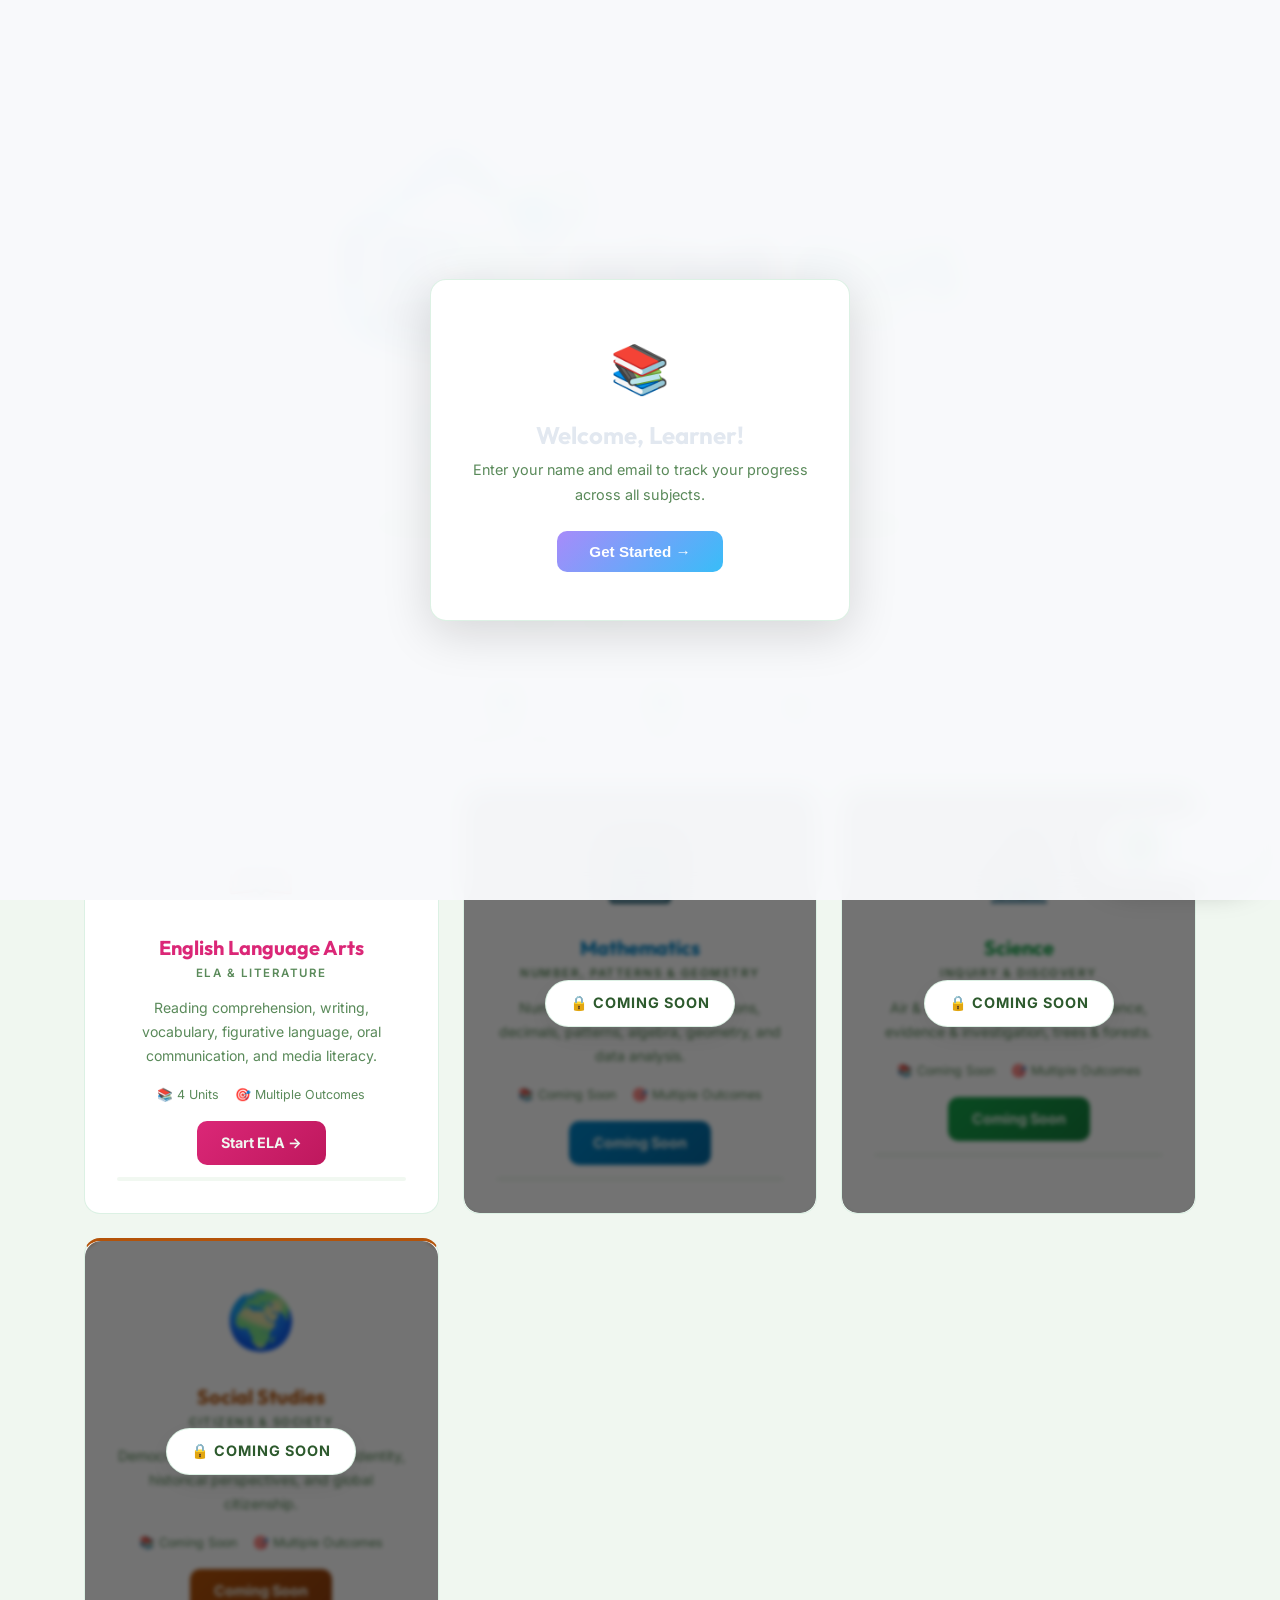
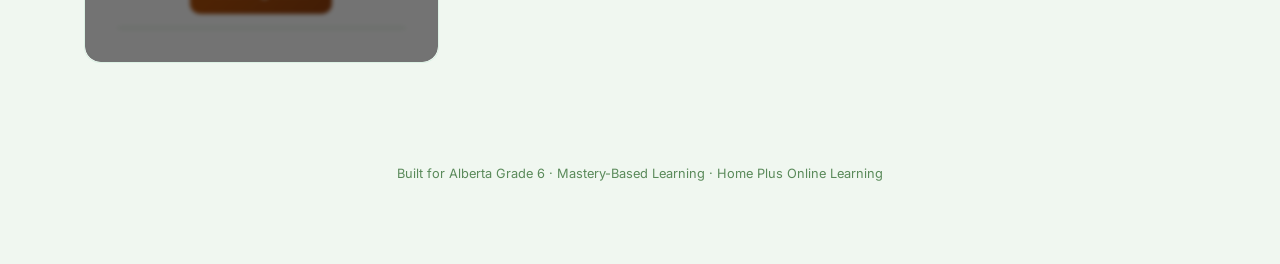
<file: index.html>
<!DOCTYPE html>
<html lang="en">
<head>
  <meta charset="UTF-8">
  <meta name="viewport" content="width=device-width, initial-scale=1.0">
  <title>Grade 6 — Home Plus Online Learning</title>
  <meta name="description" content="Interactive mastery-based Grade 6 lessons aligned to the Alberta Curriculum. Multiple subjects including ELA, Math, Science, and Social Studies.">
  <link href="https://fonts.googleapis.com/css2?family=Inter:wght@400;500;600;700;800&family=Outfit:wght@700;800&display=swap" rel="stylesheet">
  <link rel="stylesheet" href="shared.css">
  <style>
    /* Landing-page-only overrides */
    .landing-wrap{max-width:1200px;margin:0 auto;padding:0 24px 60px}

    .landing-topbar{display:flex;justify-content:space-between;align-items:center;padding:20px 24px;max-width:1200px;margin:0 auto}
    .landing-logo{display:flex;align-items:center;gap:10px}
    .landing-logo .logo-icon{font-size:28px}
    .landing-logo h2{font-size:1.1rem;color:var(--accent);letter-spacing:-.5px}
    .landing-logo span{display:block;font-family:'Inter';font-size:.7rem;color:var(--text3);font-weight:500;letter-spacing:.5px;text-transform:uppercase;margin-top:2px}

    .landing-progress{display:flex;align-items:center;justify-content:center;gap:12px;font-size:.85rem;color:var(--text3);width:100%;margin-bottom:8px}
    .landing-progress-bar{width:160px;height:8px;background:var(--card);border-radius:20px;overflow:hidden}
    .landing-progress-fill{height:100%;border-radius:20px;background:linear-gradient(90deg,#4ade80,#38bdf8,#a78bfa);transition:width .5s ease}

    .subject-card{border-top:3px solid var(--accent);position:relative}

    /* Accent overrides per subject card */
    .subject-card[data-subject="ela"]{--accent:#f472b6;--accent2:#ec4899;border-top-color:#f472b6}
    .subject-card[data-subject="math"]{--accent:#38bdf8;--accent2:#0ea5e9;border-top-color:#38bdf8}
    .subject-card[data-subject="science"]{--accent:#4ade80;--accent2:#22c55e;border-top-color:#4ade80}
    .subject-card[data-subject="social"]{--accent:#f59e0b;--accent2:#d97706;border-top-color:#f59e0b}

    body.light .subject-card[data-subject="ela"]{--accent:#db2777;--accent2:#be185d;border-top-color:#db2777}
    body.light .subject-card[data-subject="math"]{--accent:#0284c7;--accent2:#0369a1;border-top-color:#0284c7}
    body.light .subject-card[data-subject="science"]{--accent:#16a34a;--accent2:#15803d;border-top-color:#16a34a}
    body.light .subject-card[data-subject="social"]{--accent:#b45309;--accent2:#92400e;border-top-color:#b45309}

    .coming-soon-overlay{position:absolute;inset:0;background:rgba(0,0,0,.55);border-radius:var(--radius);display:flex;align-items:center;justify-content:center;z-index:5;backdrop-filter:blur(2px)}
    .coming-soon-badge{background:var(--card);border:1px solid var(--border);padding:10px 24px;border-radius:30px;font-weight:700;font-size:.9rem;color:var(--text2);letter-spacing:1px;text-transform:uppercase;display:flex;align-items:center;gap:8px;box-shadow:var(--shadow)}

    .stats-bar{display:flex;justify-content:center;gap:32px;margin:0 auto 40px;flex-wrap:wrap;max-width:600px}
    .stat{text-align:center}
    .stat .stat-num{font-size:2rem;font-weight:800;font-family:'Outfit';color:var(--accent)}
    .stat .stat-label{font-size:.78rem;color:var(--text3);text-transform:uppercase;letter-spacing:1px}

    .footer{text-align:center;padding:40px 20px 20px;color:var(--text3);font-size:.8rem}
    .footer a{color:var(--accent)}

    /* Mobile responsiveness */
    @media(max-width:600px){
      .landing-hero img{height:auto !important;max-width:90%;margin:0 auto 16px !important}
      .landing-hero h1{font-size:1.6rem}
      .landing-hero h2{font-size:1rem !important}
      .stats-bar{gap:20px}
      .unit-grid{grid-template-columns:1fr !important}
    }
  </style>
</head>
<body>

  <!-- SIGN-IN OVERLAY -->
  <div class="signin-overlay" id="signinOverlay" style="display:none">
    <div class="signin-card">
      <div style="font-size:3rem;margin-bottom:12px">📚</div>
      <h2>Welcome, Learner!</h2>
      <p>Enter your name and email to track your progress across all subjects.</p>
      <button class="signin-btn" onclick="googleSignIn()">Get Started →</button>
    </div>
  </div>

  <!-- TOP BAR -->
  <div class="landing-topbar">
    <div class="landing-logo"></div>
    <div class="top-actions">
      <span id="studentDisplay" style="font-size:.85rem;color:var(--text3)"></span>
      <button class="theme-btn" id="themeBtn" onclick="toggleTheme()">☀️ Light</button>
    </div>
  </div>

  <!-- HERO -->
  <div class="landing-hero">
    <img src="assets/hpln-logo.png" alt="Home Plus Online Learning" style="height:245px;display:block;margin:0 auto 20px;border-radius:12px">
    <h1>Learn. Grow. Master.</h1>
    <h2 style="font-size:1.4rem;font-weight:500;color:var(--accent);letter-spacing:3px;text-transform:uppercase;margin:4px 0 16px;opacity:.85">Grade 6 — Alberta Curriculum</h2>
    <p>Choose a subject to begin your learning journey. Master lessons, complete activities, and prove your knowledge.</p>
  </div>

  <!-- STATS BAR -->
  <div class="stats-bar">
    <div class="landing-progress" style="flex-basis:100%">
      <span id="overallLabel">0 / 4 subjects in progress</span>
      <div class="landing-progress-bar"><div class="landing-progress-fill" id="overallFill" style="width:0%"></div></div>
    </div>
    <div class="stat"><div class="stat-num" id="statLessons">0</div><div class="stat-label">Lessons Passed</div></div>
    <div class="stat"><div class="stat-num" id="statActivities">0</div><div class="stat-label">Activities Done</div></div>
    <div class="stat"><div class="stat-num" id="statAvg">—</div><div class="stat-label">Avg Score</div></div>
  </div>

  <!-- SUBJECT GRID -->
  <div class="landing-wrap">
    <div class="unit-grid">

      <!-- ELA -->
      <div class="unit-card subject-card" data-subject="ela" id="subjectCardEla" onclick="openSubject('ela')">
        <span class="card-icon">📖</span>
        <h3>English Language Arts</h3>
        <div class="unit-code">ELA & Literature</div>
        <p>Reading comprehension, writing, vocabulary, figurative language, oral communication, and media literacy.</p>
        <div class="card-meta">
          <span>📚 4 Units</span>
          <span>🎯 Multiple Outcomes</span>
        </div>
        <div class="card-btn" id="subjectBtnEla">Start ELA →</div>
        <div class="card-progress"><div class="card-progress-fill" id="progEla" style="width:0%"></div></div>
      </div>

      <!-- MATH -->
      <div class="unit-card subject-card" data-subject="math" id="subjectCardMath">
        <span class="card-icon">🔢</span>
        <h3>Mathematics</h3>
        <div class="unit-code">Number, Patterns & Geometry</div>
        <p>Number sense, operations, fractions, decimals, patterns, algebra, geometry, and data analysis.</p>
        <div class="card-meta">
          <span>📚 Coming Soon</span>
          <span>🎯 Multiple Outcomes</span>
        </div>
        <div class="card-btn">Coming Soon</div>
        <div class="card-progress"><div class="card-progress-fill" id="progMath" style="width:0%"></div></div>
        <div class="coming-soon-overlay"><div class="coming-soon-badge">🔒 Coming Soon</div></div>
      </div>

      <!-- SCIENCE -->
      <div class="unit-card subject-card" data-subject="science" id="subjectCardScience">
        <span class="card-icon">🔬</span>
        <h3>Science</h3>
        <div class="unit-code">Inquiry & Discovery</div>
        <p>Air & aerodynamics, flight, sky science, evidence & investigation, trees & forests.</p>
        <div class="card-meta">
          <span>📚 Coming Soon</span>
          <span>🎯 Multiple Outcomes</span>
        </div>
        <div class="card-btn">Coming Soon</div>
        <div class="card-progress"><div class="card-progress-fill" id="progScience" style="width:0%"></div></div>
        <div class="coming-soon-overlay"><div class="coming-soon-badge">🔒 Coming Soon</div></div>
      </div>

      <!-- SOCIAL STUDIES -->
      <div class="unit-card subject-card" data-subject="social" id="subjectCardSocial">
        <span class="card-icon">🌍</span>
        <h3>Social Studies</h3>
        <div class="unit-code">Citizens & Society</div>
        <p>Democracy, government, Canadian identity, historical perspectives, and global citizenship.</p>
        <div class="card-meta">
          <span>📚 Coming Soon</span>
          <span>🎯 Multiple Outcomes</span>
        </div>
        <div class="card-btn">Coming Soon</div>
        <div class="card-progress"><div class="card-progress-fill" id="progSocial" style="width:0%"></div></div>
        <div class="coming-soon-overlay"><div class="coming-soon-badge">🔒 Coming Soon</div></div>
      </div>

    </div><!-- /unit-grid -->

    <div class="footer">
      <p>Built for Alberta Grade 6 &middot; Mastery-Based Learning &middot; Home Plus Online Learning</p>
    </div>
  </div>

  <script src="shared.js"></script>
  <script>
    // ===== SUBJECT NAVIGATION =====
    const subjectPaths = {
      ela: 'ela/index.html'
    };

    function openSubject(sid) {
      if (!subjectPaths[sid]) return;
      window.location.href = subjectPaths[sid];
    }

    // ===== PROGRESS TRACKING =====
    function updateLandingProgress() {
      let totalPassed = 0, totalLessons = 0;

      // ELA: 4 units, lesson counts TBD — scanning localStorage
      const elaUnits = ['reading', 'writing', 'vocabulary', 'oral-media'];
      const elaLessonCounts = { reading: 8, writing: 7, vocabulary: 6, 'oral-media': 6 };
      let elaPassed = 0, elaTotal = 0;

      elaUnits.forEach(u => {
        const count = elaLessonCounts[u] || 0;
        elaTotal += count;
        for (let i = 1; i <= count; i++) {
          if (localStorage.getItem(`g6-ela-${u}-lesson${i}-passed`)) { elaPassed++; totalPassed++; }
        }
      });
      totalLessons += elaTotal;

      const elaPct = elaTotal > 0 ? Math.round(elaPassed / elaTotal * 100) : 0;
      const progEla = document.getElementById('progEla');
      const btnEla = document.getElementById('subjectBtnEla');
      if (progEla) progEla.style.width = elaPct + '%';
      if (elaPassed === elaTotal && elaTotal > 0) {
        if (btnEla) btnEla.textContent = 'Review ELA ✓';
      } else if (elaPassed > 0) {
        if (btnEla) btnEla.textContent = 'Continue ELA →';
      }

      // Overall progress
      const overallPct = totalLessons > 0 ? Math.round(totalPassed / totalLessons * 100) : 0;
      const fillEl = document.getElementById('overallFill');
      const labelEl = document.getElementById('overallLabel');
      if (fillEl) fillEl.style.width = overallPct + '%';

      let subjectsStarted = 0;
      if (elaPassed > 0) subjectsStarted++;
      if (labelEl) labelEl.textContent = `${subjectsStarted} / 4 subjects in progress`;

      // Stats
      document.getElementById('statLessons').textContent = totalPassed;

      const grades = JSON.parse(localStorage.getItem('g6-grades') || '[]');
      const actCount = grades.filter(g => g.quizId && g.quizId.includes('-l') && g.quizId.includes('-')).length;
      document.getElementById('statActivities').textContent = actCount;

      const quizGrades = grades.filter(g => g.quizId && g.quizId.startsWith('quiz'));
      if (quizGrades.length > 0) {
        const avg = Math.round(quizGrades.reduce((s, g) => s + g.percentage, 0) / quizGrades.length);
        document.getElementById('statAvg').textContent = avg + '%';
      }
    }

    // ===== INIT =====
    document.addEventListener('DOMContentLoaded', () => {
      updateLandingProgress();
    });
  </script>
  <!-- Fallback: self-contained teacher unlock if shared.js fails -->
  <script>
  (function(){
    if(typeof window.teacherUnlock==='function') return;
    function unlockAll(){
      document.querySelectorAll('.nav-item.locked').forEach(function(n){n.classList.remove('locked');});
      document.querySelectorAll('.lesson-card.locked,.unit-card.locked,.subject-card.locked').forEach(function(c){c.classList.remove('locked');var ov=c.querySelector('.coming-soon-overlay');if(ov)ov.style.display='none';var b=c.querySelector('.card-btn');if(b&&b.textContent.indexOf('Coming Soon')>-1)b.textContent='Explore →';});
    }
    window.teacherUnlock=function(){
      try{if(localStorage.getItem('g6-teacher-unlock')==='true'){if(confirm('Deactivate teacher unlock?')){localStorage.removeItem('g6-teacher-unlock');alert('Locked.');location.reload();}return;}}catch(e){}
      var code=prompt('Enter teacher access code:');if(!code)return;
      if(code.trim()==='shammel2026'){try{localStorage.setItem('g6-teacher-unlock','true');}catch(e){}unlockAll();alert('Unlocked! All content accessible.');}else{alert('Invalid code.');}
    };
    document.addEventListener('keydown',function(e){if(e.ctrlKey&&e.shiftKey&&(e.key==='L'||e.key==='l')){e.preventDefault();window.teacherUnlock();}});
    try{if(localStorage.getItem('g6-teacher-unlock')==='true')setTimeout(unlockAll,400);}catch(e){}
  })();
  </script>
</body>
</html>
</file>
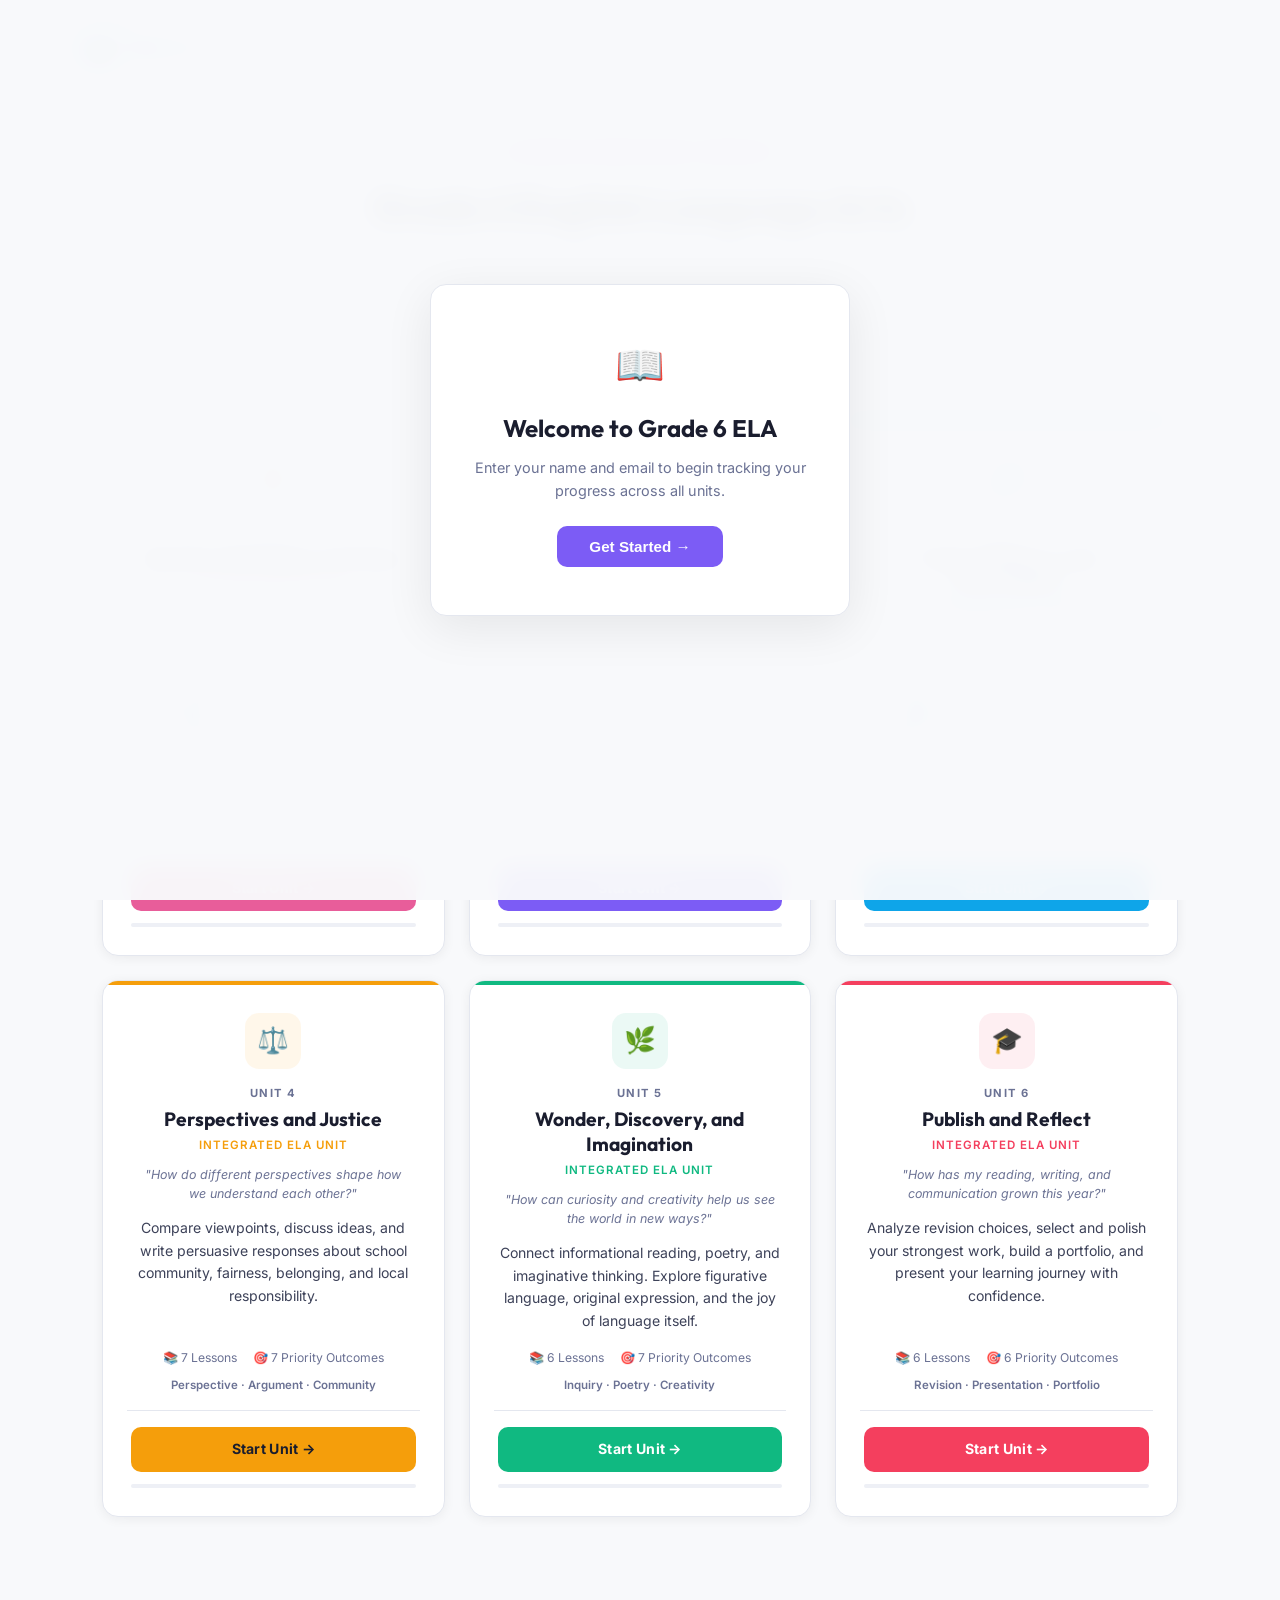
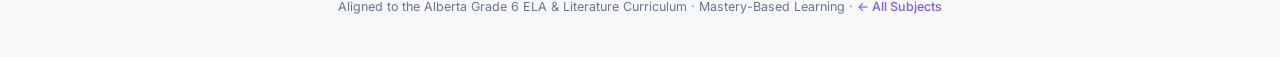
<file: ela/index.html>
<!DOCTYPE html>
<html lang="en">
<head>
  <meta charset="UTF-8">
  <meta name="viewport" content="width=device-width, initial-scale=1.0">
  <title>Grade 6 English Language Arts — Home Plus Online Learning</title>
  <meta name="description" content="Grade 6 ELA course homepage — 6 integrated thematic units covering reading, writing, vocabulary, speaking, and critical thinking aligned to the Alberta curriculum.">
  <link href="https://fonts.googleapis.com/css2?family=Inter:wght@400;500;600;700;800&family=Outfit:wght@600;700;800&display=swap" rel="stylesheet">
  <style>
    /* ============================================================
       GRADE 6 ELA — COURSE HOMEPAGE
       Light, polished, modern LMS dashboard
       ============================================================ */

    *, *::before, *::after { margin: 0; padding: 0; box-sizing: border-box; }

    :root {
      --bg: #f8f9fb;
      --card-bg: #ffffff;
      --text1: #1a1d2e;
      --text2: #3d4259;
      --text3: #6b7294;
      --border: #e4e7ef;
      --shadow: 0 2px 12px rgba(0,0,0,.06);
      --shadow-hover: 0 8px 32px rgba(0,0,0,.10);
      --radius: 16px;
      --radius-sm: 10px;

      /* Unit accent colors */
      --u1: #e85d9a;
      --u2: #7c5cf5;
      --u3: #0ea5e9;
      --u4: #f59e0b;
      --u5: #10b981;
      --u6: #f43f5e;
    }

    body {
      font-family: 'Inter', -apple-system, BlinkMacSystemFont, sans-serif;
      background: var(--bg);
      color: var(--text1);
      line-height: 1.6;
      -webkit-font-smoothing: antialiased;
    }

    /* ===== TOPBAR ===== */
    .topbar {
      display: flex;
      justify-content: space-between;
      align-items: center;
      max-width: 1200px;
      margin: 0 auto;
      padding: 20px 32px;
    }
    .topbar-left {
      display: flex;
      align-items: center;
      gap: 12px;
    }
    .topbar-logo {
      height: 48px;
      border-radius: 8px;
    }
    .topbar-brand {
      font-family: 'Outfit', sans-serif;
      font-size: .85rem;
      font-weight: 700;
      color: var(--text3);
      text-transform: uppercase;
      letter-spacing: 1.5px;
    }
    .topbar-right {
      display: flex;
      align-items: center;
      gap: 16px;
    }
    .topbar-right a {
      font-size: .85rem;
      color: var(--text3);
      text-decoration: none;
      font-weight: 500;
      transition: color .2s;
    }
    .topbar-right a:hover { color: var(--text1); }
    #studentDisplay {
      font-size: .85rem;
      color: var(--text3);
    }
    .theme-toggle {
      background: none;
      border: 1px solid var(--border);
      border-radius: 8px;
      padding: 6px 12px;
      font-size: .8rem;
      color: var(--text3);
      cursor: pointer;
      transition: all .2s;
    }
    .theme-toggle:hover {
      background: var(--text1);
      color: #fff;
      border-color: var(--text1);
    }

    /* ===== HERO ===== */
    .hero {
      text-align: center;
      padding: 48px 32px 20px;
      max-width: 780px;
      margin: 0 auto;
    }
    .hero-badge {
      display: inline-block;
      background: linear-gradient(135deg, #e85d9a22, #7c5cf522);
      border: 1px solid #e85d9a33;
      color: var(--u1);
      font-size: .72rem;
      font-weight: 700;
      text-transform: uppercase;
      letter-spacing: 2px;
      padding: 6px 18px;
      border-radius: 30px;
      margin-bottom: 16px;
    }
    .hero h1 {
      font-family: 'Outfit', sans-serif;
      font-size: 2.4rem;
      font-weight: 800;
      color: var(--text1);
      line-height: 1.2;
      margin-bottom: 12px;
      letter-spacing: -.5px;
    }
    .hero p {
      font-size: 1.05rem;
      color: var(--text3);
      line-height: 1.7;
      max-width: 620px;
      margin: 0 auto;
    }

    /* ===== PROGRESS BAR ===== */
    .progress-section {
      max-width: 1140px;
      margin: 20px auto 12px;
      padding: 0 32px;
    }
    .progress-wrap {
      display: flex;
      align-items: center;
      gap: 16px;
      background: var(--card-bg);
      border: 1px solid var(--border);
      border-radius: var(--radius-sm);
      padding: 14px 24px;
      box-shadow: var(--shadow);
    }
    .progress-label {
      font-size: .82rem;
      font-weight: 600;
      color: var(--text2);
      white-space: nowrap;
    }
    .progress-bar {
      flex: 1;
      height: 8px;
      background: #eef0f6;
      border-radius: 20px;
      overflow: hidden;
    }
    .progress-fill {
      height: 100%;
      border-radius: 20px;
      background: linear-gradient(90deg, var(--u1), var(--u2), var(--u5));
      width: 0%;
      transition: width .6s ease;
    }
    .progress-stats {
      display: flex;
      gap: 20px;
      font-size: .78rem;
      color: var(--text3);
      white-space: nowrap;
    }
    .progress-stats strong {
      color: var(--text1);
    }

    /* ===== UNIT GRID ===== */
    .grid-section {
      max-width: 1140px;
      margin: 28px auto 0;
      padding: 0 32px 60px;
    }
    .unit-grid {
      display: grid;
      grid-template-columns: repeat(3, 1fr);
      gap: 24px;
    }

    /* ===== UNIT CARD ===== */
    .unit-card {
      background: var(--card-bg);
      border: 1px solid var(--border);
      border-radius: var(--radius);
      padding: 32px 28px 28px;
      display: flex;
      flex-direction: column;
      box-shadow: var(--shadow);
      transition: box-shadow .3s, transform .3s;
      position: relative;
      overflow: hidden;
      cursor: pointer;
    }
    .unit-card::before {
      content: '';
      position: absolute;
      top: 0;
      left: 0;
      right: 0;
      height: 4px;
    }
    .unit-card:hover {
      box-shadow: var(--shadow-hover);
      transform: translateY(-4px);
    }

    /* Accent borders per unit */
    .unit-card[data-unit="1"]::before { background: var(--u1); }
    .unit-card[data-unit="2"]::before { background: var(--u2); }
    .unit-card[data-unit="3"]::before { background: var(--u3); }
    .unit-card[data-unit="4"]::before { background: var(--u4); }
    .unit-card[data-unit="5"]::before { background: var(--u5); }
    .unit-card[data-unit="6"]::before { background: var(--u6); }

    .card-icon {
      width: 56px;
      height: 56px;
      border-radius: 14px;
      display: flex;
      align-items: center;
      justify-content: center;
      font-size: 1.6rem;
      margin: 0 auto 16px;
    }
    .unit-card[data-unit="1"] .card-icon { background: #e85d9a15; }
    .unit-card[data-unit="2"] .card-icon { background: #7c5cf515; }
    .unit-card[data-unit="3"] .card-icon { background: #0ea5e915; }
    .unit-card[data-unit="4"] .card-icon { background: #f59e0b15; }
    .unit-card[data-unit="5"] .card-icon { background: #10b98115; }
    .unit-card[data-unit="6"] .card-icon { background: #f43f5e15; }

    .card-unit-num {
      font-size: .7rem;
      font-weight: 700;
      text-transform: uppercase;
      letter-spacing: 1.5px;
      color: var(--text3);
      text-align: center;
      margin-bottom: 4px;
    }
    .card-title {
      font-family: 'Outfit', sans-serif;
      font-size: 1.2rem;
      font-weight: 700;
      color: var(--text1);
      text-align: center;
      margin-bottom: 4px;
      line-height: 1.3;
    }
    .card-subtitle {
      font-size: .72rem;
      font-weight: 600;
      text-transform: uppercase;
      letter-spacing: 1px;
      text-align: center;
      margin-bottom: 12px;
    }
    .unit-card[data-unit="1"] .card-subtitle { color: var(--u1); }
    .unit-card[data-unit="2"] .card-subtitle { color: var(--u2); }
    .unit-card[data-unit="3"] .card-subtitle { color: var(--u3); }
    .unit-card[data-unit="4"] .card-subtitle { color: var(--u4); }
    .unit-card[data-unit="5"] .card-subtitle { color: var(--u5); }
    .unit-card[data-unit="6"] .card-subtitle { color: var(--u6); }

    .card-desc {
      font-size: .88rem;
      color: var(--text2);
      text-align: center;
      line-height: 1.6;
      flex: 1;
      margin-bottom: 16px;
    }

    .card-meta {
      display: flex;
      justify-content: center;
      gap: 16px;
      font-size: .76rem;
      color: var(--text3);
      margin-bottom: 8px;
    }
    .card-meta span {
      display: flex;
      align-items: center;
      gap: 4px;
    }

    .card-tag {
      display: block;
      text-align: center;
      font-size: .72rem;
      font-weight: 600;
      color: var(--text3);
      margin-bottom: 16px;
    }

    .card-eq {
      font-size: .78rem;
      color: var(--text3);
      font-style: italic;
      text-align: center;
      line-height: 1.5;
      margin-bottom: 14px;
      padding: 0 4px;
    }

    .card-divider {
      height: 1px;
      background: var(--border);
      margin: 0 -4px 16px;
    }

    .card-btn {
      display: block;
      text-align: center;
      font-weight: 700;
      font-size: .88rem;
      padding: 11px 24px;
      border-radius: var(--radius-sm);
      border: none;
      cursor: pointer;
      transition: all .2s;
      letter-spacing: .3px;
      text-decoration: none;
      color: #fff;
    }
    .unit-card[data-unit="1"] .card-btn { background: var(--u1); }
    .unit-card[data-unit="2"] .card-btn { background: var(--u2); }
    .unit-card[data-unit="3"] .card-btn { background: var(--u3); }
    .unit-card[data-unit="4"] .card-btn { background: var(--u4); color: var(--text1); }
    .unit-card[data-unit="5"] .card-btn { background: var(--u5); }
    .unit-card[data-unit="6"] .card-btn { background: var(--u6); }
    .card-btn:hover { opacity: .88; transform: scale(1.02); }

    .card-progress-bar {
      height: 4px;
      background: #eef0f6;
      border-radius: 20px;
      margin-top: 12px;
      overflow: hidden;
    }
    .card-progress-fill {
      height: 100%;
      border-radius: 20px;
      width: 0%;
      transition: width .5s;
    }
    .unit-card[data-unit="1"] .card-progress-fill { background: var(--u1); }
    .unit-card[data-unit="2"] .card-progress-fill { background: var(--u2); }
    .unit-card[data-unit="3"] .card-progress-fill { background: var(--u3); }
    .unit-card[data-unit="4"] .card-progress-fill { background: var(--u4); }
    .unit-card[data-unit="5"] .card-progress-fill { background: var(--u5); }
    .unit-card[data-unit="6"] .card-progress-fill { background: var(--u6); }

    /* ===== FOOTER ===== */
    .footer {
      text-align: center;
      padding: 20px 32px 40px;
      font-size: .78rem;
      color: var(--text3);
    }
    .footer a {
      color: var(--u2);
      text-decoration: none;
      font-weight: 500;
    }
    .footer a:hover { text-decoration: underline; }

    /* ===== SIGN-IN OVERLAY ===== */
    .signin-overlay {
      position: fixed;
      inset: 0;
      z-index: 1000;
      background: rgba(248,249,251,.97);
      display: flex;
      align-items: center;
      justify-content: center;
      backdrop-filter: blur(12px);
    }
    .signin-overlay.hidden { display: none; }
    .signin-card {
      background: var(--card-bg);
      border: 1px solid var(--border);
      border-radius: var(--radius);
      padding: 48px 40px;
      max-width: 420px;
      width: 90%;
      text-align: center;
      box-shadow: 0 12px 48px rgba(0,0,0,.08);
    }
    .signin-card h2 {
      font-family: 'Outfit', sans-serif;
      font-size: 1.5rem;
      margin-bottom: 8px;
      color: var(--text1);
    }
    .signin-card p {
      font-size: .9rem;
      color: var(--text3);
      margin-bottom: 24px;
    }
    .signin-btn {
      display: inline-block;
      background: var(--u2);
      color: #fff;
      border: none;
      padding: 12px 32px;
      border-radius: var(--radius-sm);
      font-weight: 700;
      font-size: .95rem;
      cursor: pointer;
      transition: opacity .2s;
    }
    .signin-btn:hover { opacity: .85; }

    /* ===== RESPONSIVE ===== */
    @media (max-width: 960px) {
      .unit-grid { grid-template-columns: repeat(2, 1fr); }
      .hero h1 { font-size: 1.8rem; }
    }
    @media (max-width: 640px) {
      .unit-grid { grid-template-columns: 1fr; gap: 16px; }
      .hero { padding: 32px 20px 12px; }
      .hero h1 { font-size: 1.5rem; }
      .topbar { padding: 16px 20px; }
      .grid-section, .progress-section { padding-left: 16px; padding-right: 16px; }
      .progress-wrap { flex-direction: column; gap: 8px; text-align: center; }
      .progress-stats { justify-content: center; }
    }
  </style>
</head>
<body>

  <!-- SIGN-IN -->
  <div class="signin-overlay" id="signinOverlay" style="display:none">
    <div class="signin-card">
      <div style="font-size:2.5rem;margin-bottom:12px">📖</div>
      <h2>Welcome to Grade 6 ELA</h2>
      <p>Enter your name and email to begin tracking your progress across all units.</p>
      <button class="signin-btn" onclick="signIn()">Get Started →</button>
    </div>
  </div>

  <!-- TOPBAR -->
  <div class="topbar">
    <div class="topbar-left">
      <img src="../assets/hpln-logo.png" alt="Home Plus Online Learning" class="topbar-logo">
      <span class="topbar-brand">Home Plus Online Learning</span>
    </div>
    <div class="topbar-right">
      <a href="../index.html">← All Subjects</a>
      <span id="studentDisplay"></span>
    </div>
  </div>

  <!-- HERO -->
  <div class="hero">
    <div class="hero-badge">Alberta Curriculum · Grade 6</div>
    <h1>Grade 6 English Language Arts</h1>
    <p>Integrated units for reading, writing, vocabulary, speaking, and critical thinking across the year.</p>
  </div>

  <!-- PROGRESS -->
  <div class="progress-section">
    <div class="progress-wrap">
      <span class="progress-label" id="progressLabel">0 / 6 units complete</span>
      <div class="progress-bar"><div class="progress-fill" id="progressFill"></div></div>
      <div class="progress-stats">
        <span><strong id="statLessons">0</strong> lessons passed</span>
        <span><strong id="statAvg">—</strong> avg score</span>
      </div>
    </div>
  </div>

  <!-- UNIT GRID -->
  <div class="grid-section">
    <div class="unit-grid">

      <!-- UNIT 1 -->
      <div class="unit-card" data-unit="1" onclick="openUnit(1)">
        <div class="card-icon">🪞</div>
        <div class="card-unit-num">Unit 1</div>
        <div class="card-title">Identity, Belonging, and Voice</div>
        <div class="card-subtitle">Integrated ELA Unit</div>
        <div class="card-eq">"How do experiences, relationships, and culture shape who we are?"</div>
        <p class="card-desc">Explore identity through stories, poems, and reflections. Build comprehension strategies, personal writing skills, and respectful discussion practices.</p>
        <div class="card-meta">
          <span>📚 8 Lessons</span>
          <span>🎯 7 Priority Outcomes</span>
        </div>
        <div class="card-tag">Narrative · Reflection · Discussion</div>
        <div class="card-divider"></div>
        <div class="card-btn" id="btn1">Start Unit →</div>
        <div class="card-progress-bar"><div class="card-progress-fill" id="prog1"></div></div>
      </div>

      <!-- UNIT 2 -->
      <div class="unit-card" data-unit="2" onclick="openUnit(2)">
        <div class="card-icon">📕</div>
        <div class="card-unit-num">Unit 2</div>
        <div class="card-title">Story Power</div>
        <div class="card-subtitle">Integrated ELA Unit</div>
        <div class="card-eq">"How do authors use structure, character, and craft to engage readers?"</div>
        <p class="card-desc">Study fiction as both a reader and writer. Analyze mentor texts for narrative craft, then create your own original short story.</p>
        <div class="card-meta">
          <span>📚 8 Lessons</span>
          <span>🎯 8 Priority Outcomes</span>
        </div>
        <div class="card-tag">Fiction · Structure · Craft</div>
        <div class="card-divider"></div>
        <div class="card-btn" id="btn2">Start Unit →</div>
        <div class="card-progress-bar"><div class="card-progress-fill" id="prog2"></div></div>
      </div>

      <!-- UNIT 3 -->
      <div class="unit-card" data-unit="3" onclick="openUnit(3)">
        <div class="card-icon">🔎</div>
        <div class="card-unit-num">Unit 3</div>
        <div class="card-title">Truth, Evidence, and Information</div>
        <div class="card-subtitle">Integrated ELA Unit</div>
        <div class="card-eq">"How do we find, evaluate, and communicate information responsibly?"</div>
        <p class="card-desc">Identify main ideas, evaluate source reliability, and write evidence-based research responses. Build media literacy and nonfiction reading skills.</p>
        <div class="card-meta">
          <span>📚 7 Lessons</span>
          <span>🎯 7 Priority Outcomes</span>
        </div>
        <div class="card-tag">Research · Nonfiction · Media Literacy</div>
        <div class="card-divider"></div>
        <div class="card-btn" id="btn3">Start Unit →</div>
        <div class="card-progress-bar"><div class="card-progress-fill" id="prog3"></div></div>
      </div>

      <!-- UNIT 4 -->
      <div class="unit-card" data-unit="4" onclick="openUnit(4)">
        <div class="card-icon">⚖️</div>
        <div class="card-unit-num">Unit 4</div>
        <div class="card-title">Perspectives and Justice</div>
        <div class="card-subtitle">Integrated ELA Unit</div>
        <div class="card-eq">"How do different perspectives shape how we understand each other?"</div>
        <p class="card-desc">Compare viewpoints, discuss ideas, and write persuasive responses about school community, fairness, belonging, and local responsibility.</p>
        <div class="card-meta">
          <span>📚 7 Lessons</span>
          <span>🎯 7 Priority Outcomes</span>
        </div>
        <div class="card-tag">Perspective · Argument · Community</div>
        <div class="card-divider"></div>
        <div class="card-btn" id="btn4">Start Unit →</div>
        <div class="card-progress-bar"><div class="card-progress-fill" id="prog4"></div></div>
      </div>

      <!-- UNIT 5 -->
      <div class="unit-card" data-unit="5" onclick="openUnit(5)">
        <div class="card-icon">🌿</div>
        <div class="card-unit-num">Unit 5</div>
        <div class="card-title">Wonder, Discovery, and Imagination</div>
        <div class="card-subtitle">Integrated ELA Unit</div>
        <div class="card-eq">"How can curiosity and creativity help us see the world in new ways?"</div>
        <p class="card-desc">Connect informational reading, poetry, and imaginative thinking. Explore figurative language, original expression, and the joy of language itself.</p>
        <div class="card-meta">
          <span>📚 6 Lessons</span>
          <span>🎯 7 Priority Outcomes</span>
        </div>
        <div class="card-tag">Inquiry · Poetry · Creativity</div>
        <div class="card-divider"></div>
        <div class="card-btn" id="btn5">Start Unit →</div>
        <div class="card-progress-bar"><div class="card-progress-fill" id="prog5"></div></div>
      </div>

      <!-- UNIT 6 -->
      <div class="unit-card" data-unit="6" onclick="openUnit(6)">
        <div class="card-icon">🎓</div>
        <div class="card-unit-num">Unit 6</div>
        <div class="card-title">Publish and Reflect</div>
        <div class="card-subtitle">Integrated ELA Unit</div>
        <div class="card-eq">"How has my reading, writing, and communication grown this year?"</div>
        <p class="card-desc">Analyze revision choices, select and polish your strongest work, build a portfolio, and present your learning journey with confidence.</p>
        <div class="card-meta">
          <span>📚 6 Lessons</span>
          <span>🎯 6 Priority Outcomes</span>
        </div>
        <div class="card-tag">Revision · Presentation · Portfolio</div>
        <div class="card-divider"></div>
        <div class="card-btn" id="btn6">Start Unit →</div>
        <div class="card-progress-bar"><div class="card-progress-fill" id="prog6"></div></div>
      </div>

    </div><!-- /unit-grid -->
  </div>

  <!-- FOOTER -->
  <div class="footer">
    <p>Aligned to the Alberta Grade 6 ELA & Literature Curriculum &middot; Mastery-Based Learning &middot; <a href="../index.html">← All Subjects</a></p>
  </div>

  <script>
    // ===== SIGN-IN =====
    function signIn() {
      const name = prompt('Enter your full name (First Last):');
      if (!name || !name.trim()) return;
      const email = prompt('Enter your school email:');
      if (!email || !email.trim()) return;
      localStorage.setItem('g6-student-name', name.trim());
      localStorage.setItem('g6-student-email', email.trim());
      checkSignIn();
    }
    function checkSignIn() {
      const name = localStorage.getItem('g6-student-name');
      const email = localStorage.getItem('g6-student-email');
      const overlay = document.getElementById('signinOverlay');
      const display = document.getElementById('studentDisplay');
      if (name && email) {
        if (overlay) { overlay.classList.add('hidden'); overlay.style.display = 'none'; }
        if (display) display.innerHTML = '👤 ' + name + ' <a href="#" onclick="event.preventDefault();signOut()" style="color:#6b7294;margin-left:4px;font-size:.7rem" title="Sign out">✕</a>';
      } else {
        if (overlay) { overlay.classList.remove('hidden'); overlay.style.display = 'flex'; }
        if (display) display.textContent = '';
      }
    }
    function signOut() {
      if (!confirm('Sign out? Your progress on this device will be cleared.')) return;
      localStorage.removeItem('g6-student-name');
      localStorage.removeItem('g6-student-email');
      location.reload();
    }

    // ===== NAVIGATION =====
    const unitPaths = {
      1: 'unit-1-identity/index.html',
      2: 'unit-2-writing/index.html',
      3: 'unit-3-vocabulary/index.html',
      4: 'unit-4-oral-media/index.html',
      5: 'unit-5-oral-lang/index.html',
      6: 'unit-6-creative/index.html'
    };
    function openUnit(num) {
      if (unitPaths[num]) window.location.href = unitPaths[num];
    }

    // ===== PROGRESS =====
    function updateProgress() {
      const units = [
        { id: '1', count: 8, prefix: 'g6-ela-u1' },
        { id: '2', count: 8, prefix: 'g6-ela-u2' },
        { id: '3', count: 7, prefix: 'g6-ela-u3' },
        { id: '4', count: 7, prefix: 'g6-ela-u4' },
        { id: '5', count: 6, prefix: 'g6-ela-u5' },
        { id: '6', count: 6, prefix: 'g6-ela-u6' }
      ];
      let totalPassed = 0, totalLessons = 0, unitsComplete = 0;

      units.forEach(u => {
        let passed = 0;
        for (let i = 1; i <= u.count; i++) {
          if (localStorage.getItem(`${u.prefix}-lesson${i}-passed`)) passed++;
        }
        totalPassed += passed;
        totalLessons += u.count;
        const pct = u.count > 0 ? Math.round(passed / u.count * 100) : 0;
        const progEl = document.getElementById('prog' + u.id);
        const btnEl = document.getElementById('btn' + u.id);
        if (progEl) progEl.style.width = pct + '%';
        if (passed === u.count && u.count > 0) {
          unitsComplete++;
          if (btnEl) btnEl.textContent = 'Review Unit ✓';
        } else if (passed > 0) {
          if (btnEl) btnEl.textContent = 'Continue →';
        }
      });

      const overallPct = totalLessons > 0 ? Math.round(totalPassed / totalLessons * 100) : 0;
      document.getElementById('progressFill').style.width = overallPct + '%';
      document.getElementById('progressLabel').textContent = `${unitsComplete} / 6 units complete`;
      document.getElementById('statLessons').textContent = totalPassed;

      const grades = JSON.parse(localStorage.getItem('g6-grades') || '[]');
      const quizGrades = grades.filter(g => g.quizId && g.quizId.startsWith('quiz'));
      if (quizGrades.length > 0) {
        const avg = Math.round(quizGrades.reduce((s, g) => s + g.percentage, 0) / quizGrades.length);
        document.getElementById('statAvg').textContent = avg + '%';
      }
    }

    // ===== INIT =====
    document.addEventListener('DOMContentLoaded', () => {
      checkSignIn();
      updateProgress();
    });
  </script>
</body>
</html>
</file>
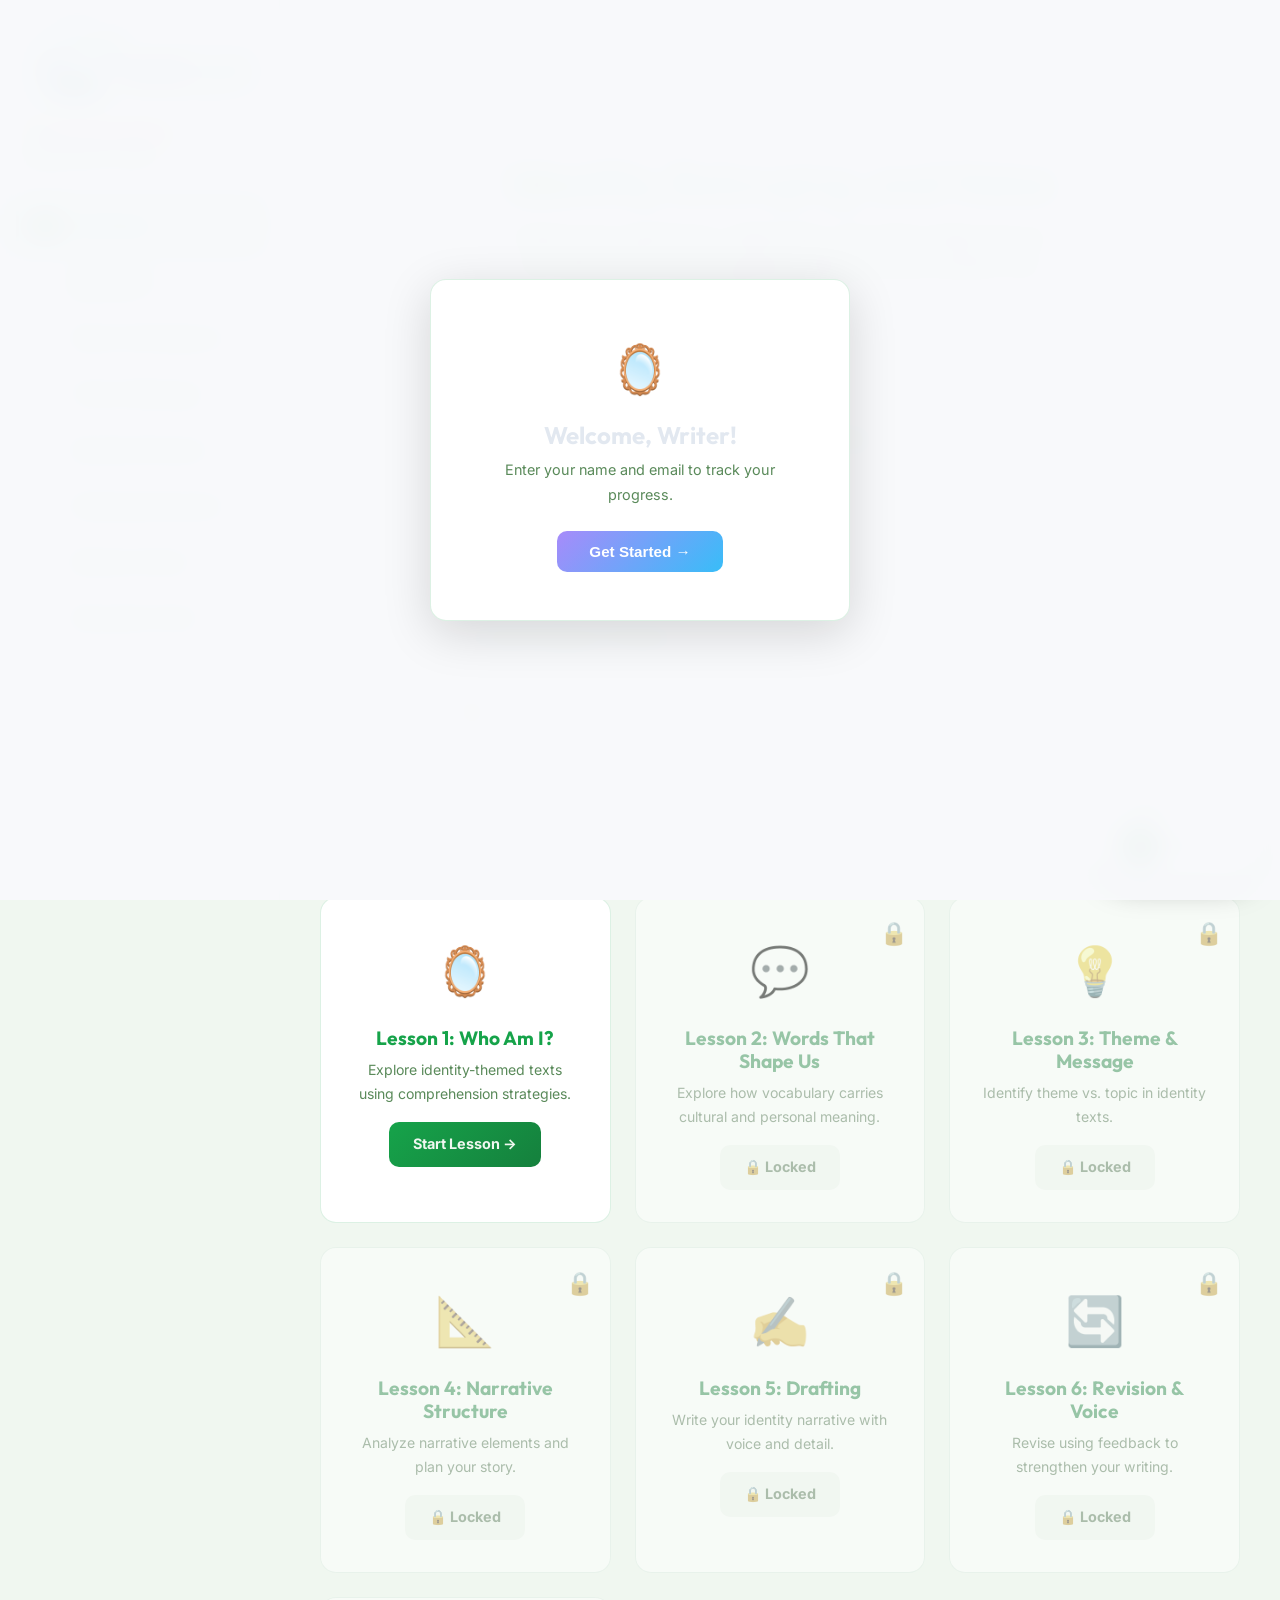
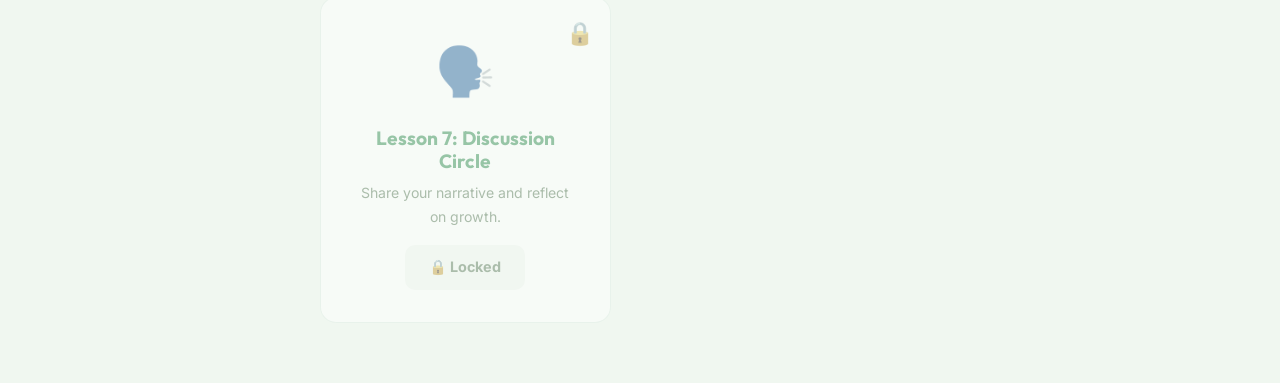
<file: ela/unit-1-identity/index.html>
<!DOCTYPE html>
<html lang="en">
<head>
  <meta charset="UTF-8">
  <meta name="viewport" content="width=device-width, initial-scale=1.0">
  <title>Unit 1: Identity, Belonging, and Voice — Grade 6 ELA</title>
  <meta name="description" content="Explore identity through stories, poems, and reflections. Build comprehension, narrative writing, vocabulary, and discussion skills.">
  <link href="https://fonts.googleapis.com/css2?family=Inter:wght@400;500;600;700;800&family=Outfit:wght@700;800&display=swap" rel="stylesheet">
  <link rel="stylesheet" href="../../shared.css">
</head>
<body data-unit-key="ela-u1">

  <!-- SIGN-IN OVERLAY -->
  <div class="signin-overlay" id="signinOverlay">
    <div class="signin-card">
      <div style="font-size:3rem;margin-bottom:12px">🪞</div>
      <h2>Welcome, Writer!</h2>
      <p>Enter your name and email to track your progress.</p>
      <button class="signin-btn" onclick="googleSignIn()">Get Started →</button>
    </div>
  </div>

  <div class="overlay" id="overlay" onclick="toggleSidebar()"></div>

  <!-- ===== SIDEBAR ===== -->
  <aside class="sidebar" id="sidebar">
    <img src="../../assets/hpln-logo.png" alt="HPLN" class="sidebar-brand">
    <div class="logo">
      <div>
        <h2 style="color:#e85d9a">🪞 Identity &amp; Voice</h2>
        <span>Grade 6 ELA &bull; Unit 1</span>
      </div>
    </div>

    <div class="nav-item active" data-page="home" onclick="goTo('home')">
      <div class="nav-num"><span>🏠</span></div> Unit Home
    </div>
    <div class="nav-item" data-page="lesson1" onclick="goTo('lesson1')">
      <div class="nav-num"><span>1</span></div> Who Am I?
    </div>
    <div class="nav-item locked" data-page="lesson2" onclick="goTo('lesson2')">
      <div class="nav-num"><span>2</span></div> Words That Shape Us
    </div>
    <div class="nav-item locked" data-page="lesson3" onclick="goTo('lesson3')">
      <div class="nav-num"><span>3</span></div> Theme &amp; Message
    </div>
    <div class="nav-item locked" data-page="lesson4" onclick="goTo('lesson4')">
      <div class="nav-num"><span>4</span></div> Narrative Structure
    </div>
    <div class="nav-item locked" data-page="lesson5" onclick="goTo('lesson5')">
      <div class="nav-num"><span>5</span></div> Drafting My Narrative
    </div>
    <div class="nav-item locked" data-page="lesson6" onclick="goTo('lesson6')">
      <div class="nav-num"><span>6</span></div> Revision &amp; Voice
    </div>
    <div class="nav-item locked" data-page="lesson7" onclick="goTo('lesson7')">
      <div class="nav-num"><span>7</span></div> Discussion Circle
    </div>

    <div style="margin-top:24px;border-top:1px solid var(--border);padding-top:16px">
      <a href="../index.html" class="back-to-units">← All ELA Units</a>
    </div>
    <div id="teacherNav" style="display:none;margin-top:16px;border-top:1px solid var(--border);padding-top:16px">
      <div class="nav-item" data-page="teacher" onclick="goTo('teacher')">
        <div class="nav-num"><span>📊</span></div> Teacher Dashboard
      </div>
    </div>
  </aside>

  <!-- ===== MAIN CONTENT ===== -->
  <main class="main">
    <!-- TOPBAR -->
    <div class="topbar">
      <button class="menu-btn" onclick="toggleSidebar()">☰</button>
      <div class="top-actions">
        <span id="studentDisplay" style="font-size:.85rem;color:var(--text3)"></span>
        <div class="progress-bar-wrap"><div class="progress-bar-fill" id="unitProgressFill"></div></div>
        <button class="theme-btn" id="themeBtn" onclick="toggleTheme()">☀️ Light</button>
      </div>
    </div>

    <!-- ========== HOME PAGE ========== -->
    <div class="lesson-page active" id="page-home">
      <div class="welcome">
        <h1>Identity, Belonging, and Voice</h1>
        <p>Explore how experiences, relationships, and culture shape who we are. Read stories, build vocabulary, draft a personal narrative, and share your voice.</p>
      </div>
      <div class="glass-card" style="text-align:center;max-width:700px;margin:0 auto">
        <h3 style="color:var(--accent);margin-bottom:8px">🎯 Essential Question</h3>
        <p style="font-size:1.05rem;color:var(--text2);font-style:italic">"How do experiences, relationships, and culture shape who we are and how we express ourselves?"</p>
        <p style="font-size:.85rem;color:var(--text3);margin-top:12px"><strong>Culminating Task:</strong> Write and present a personal identity narrative.</p>
      </div>

      <!-- Evidence Tracker -->
      <div class="glass-card" style="max-width:700px;margin:20px auto 0">
        <h3 style="color:var(--accent);margin-bottom:12px">📊 Unit Evidence Tracker</h3>
        <div id="evidenceTracker"></div>
      </div>

      <div class="home-grid">
        <div class="lesson-card" onclick="goTo('lesson1')"><span class="card-icon">🪞</span><h3>Lesson 1: Who Am I?</h3><p>Explore identity-themed texts using comprehension strategies.</p><div class="card-btn">Start Lesson →</div></div>
        <div class="lesson-card locked" id="homeL2"><span class="card-icon">💬</span><h3>Lesson 2: Words That Shape Us</h3><p>Explore how vocabulary carries cultural and personal meaning.</p><div class="card-btn">🔒 Locked</div></div>
        <div class="lesson-card locked"><span class="card-icon">💡</span><h3>Lesson 3: Theme &amp; Message</h3><p>Identify theme vs. topic in identity texts.</p><div class="card-btn">🔒 Locked</div></div>
        <div class="lesson-card locked"><span class="card-icon">📐</span><h3>Lesson 4: Narrative Structure</h3><p>Analyze narrative elements and plan your story.</p><div class="card-btn">🔒 Locked</div></div>
        <div class="lesson-card locked"><span class="card-icon">✍️</span><h3>Lesson 5: Drafting</h3><p>Write your identity narrative with voice and detail.</p><div class="card-btn">🔒 Locked</div></div>
        <div class="lesson-card locked"><span class="card-icon">🔄</span><h3>Lesson 6: Revision &amp; Voice</h3><p>Revise using feedback to strengthen your writing.</p><div class="card-btn">🔒 Locked</div></div>
        <div class="lesson-card locked"><span class="card-icon">🗣️</span><h3>Lesson 7: Discussion Circle</h3><p>Share your narrative and reflect on growth.</p><div class="card-btn">🔒 Locked</div></div>
      </div>
    </div>

    <!-- ========== LESSON 1: WHO AM I? (Reading & Comprehension) ========== -->
    <div class="lesson-page" id="page-lesson1">
      <div class="lesson-header">
        <div class="archetype-badge">📖 Reading &amp; Comprehension</div>
        <div class="lesson-num">Lesson 1 of 7</div>
        <h1 class="lesson-title">Who Am I? Exploring Identity</h1>
        <p class="lesson-subtitle">Use comprehension strategies to explore identity-themed texts and make personal connections.</p>
      </div>

      <!-- Learning Targets -->
      <div class="glass-card">
        <h3 class="section-title"><span class="icon">🎯</span> Learning Targets</h3>
        <ul class="success-criteria">
          <li>I can use comprehension strategies (connecting, questioning, inferring) to understand a text.</li>
          <li>I can identify explicit and implicit information in a text about identity.</li>
          <li>I can make personal connections (text-to-self) while reading.</li>
        </ul>
        <div style="margin-top:12px">
          <span class="outcome-tag">Comprehension</span>
          <span class="outcome-tag">Connections</span>
          <span class="outcome-tag">Identity</span>
        </div>
        <div class="vocab-glossary" style="margin-top:12px">
          <span class="vocab-chip">Identity <span class="vocab-def">Who you are — shaped by your experiences, relationships, culture, and beliefs.</span></span>
          <span class="vocab-chip">Text-to-Self <span class="vocab-def">When something in a text reminds you of your own life or feelings.</span></span>
          <span class="vocab-chip">Inference <span class="vocab-def">A conclusion based on evidence and reasoning — reading "between the lines."</span></span>
          <span class="vocab-chip">Explicit <span class="vocab-def">Information stated directly and clearly in the text.</span></span>
          <span class="vocab-chip">Implicit <span class="vocab-def">Information suggested or hinted at, not stated directly.</span></span>
        </div>
      </div>

      <!-- SECTION 1: LAUNCH PAD -->
      <div class="lesson-section open" id="l1-launch">
        <div class="section-header" onclick="toggleSection(this)">
          <span class="section-icon">🚀</span>
          <div class="section-label"><h3>Launch Pad</h3><span class="section-time">≈ 3 min</span></div>
          <span class="section-check" id="l1-launch-check">☐</span>
          <span class="section-chevron">▼</span>
        </div>
        <div class="section-body"><div class="section-body-inner">
          <div class="glass-card" style="text-align:center;background:var(--card2)">
            <p style="font-size:1.3rem;font-style:italic;color:var(--text2);margin-bottom:16px">"Your name carries the story of who you are and where you come from."</p>
            <p style="font-size:.82rem;color:var(--text3)">— Adapted proverb</p>
          </div>
          <p style="color:var(--text2);margin:16px 0 12px">Think about YOUR name for a moment. Then answer:</p>
          <div class="constructed-response">
            <textarea id="l1-launch-response" placeholder="What does your name mean to you? Is there a story behind it?" rows="2" oninput="autoSave('l1-launch-response')"></textarea>
            <button class="activity-btn secondary" style="margin-top:8px" onclick="completeSection('l1','launch')">Done ✓</button>
          </div>
        </div></div>
      </div>

      <!-- SECTION 2: LEARN -->
      <div class="lesson-section" id="l1-learn">
        <div class="section-header" onclick="toggleSection(this)">
          <span class="section-icon">📚</span>
          <div class="section-label"><h3>Learn</h3><span class="section-time">≈ 10 min</span></div>
          <span class="section-check" id="l1-learn-check">☐</span>
          <span class="section-chevron">▼</span>
        </div>
        <div class="section-body"><div class="section-body-inner">
          <div class="video-label">📺 Video — What Is Identity? (4 min)</div>
          <div class="video-wrap">
            <iframe src="https://www.youtube.com/embed/D9Ihs241zeg" title="What Is Identity?" allow="accelerometer;autoplay;clipboard-write;encrypted-media;gyroscope;picture-in-picture" allowfullscreen loading="lazy"></iframe>
          </div>

          <div class="key-point" style="margin-top:20px">
            <p><strong>Key Comprehension Strategies for This Unit:</strong></p>
            <ul style="margin-top:8px;padding-left:20px">
              <li><strong>Connecting:</strong> What does this remind me of in my own life?</li>
              <li><strong>Questioning:</strong> What am I wondering about as I read?</li>
              <li><strong>Inferring:</strong> What is the author suggesting without saying directly?</li>
            </ul>
          </div>

          <h4 style="color:var(--accent);margin:20px 0 10px">Anchor Text: "The Name Jar" Excerpt</h4>
          <div class="glass-card" style="background:var(--card2);padding:20px;border-left:3px solid var(--accent)">
            <p style="font-style:italic;color:var(--text2);margin-bottom:12px">"Unhei stared at the name tag on her desk — the one her teacher had carefully written in English letters. It looked strange and unfamiliar. On the bus that morning, the other kids had stumbled over her name, repeating it wrong, laughing at the sounds. She wanted to disappear. But her grandmother's voice echoed in her memory: <em>'Your name means grace. It was chosen with love.'</em>"</p>
            <p style="font-size:.82rem;color:var(--text3)">— Adapted from <em>The Name Jar</em> by Yangsook Choi</p>
          </div>

          <div class="info-grid" style="margin-top:16px">
            <div class="info-box"><span class="emoji">🔗</span><h4>Connect</h4><p>Have you ever felt misunderstood because of something about you?</p></div>
            <div class="info-box"><span class="emoji">❓</span><h4>Question</h4><p>Why does her grandmother's voice matter in this moment?</p></div>
            <div class="info-box"><span class="emoji">🔍</span><h4>Infer</h4><p>What do "wanted to disappear" and "strange" tell us about Unhei?</p></div>
          </div>
          <button class="activity-btn secondary" style="margin-top:16px" onclick="completeSection('l1','learn')">I've finished reading ✓</button>
        </div></div>
      </div>

      <!-- SECTION 3: CHECK-IN -->
      <div class="lesson-section" id="l1-checkin">
        <div class="section-header" onclick="toggleSection(this)">
          <span class="section-icon">✋</span>
          <div class="section-label"><h3>Check-In</h3><span class="section-time">≈ 3 min</span></div>
          <span class="section-check" id="l1-checkin-check">☐</span>
          <span class="section-chevron">▼</span>
        </div>
        <div class="section-body"><div class="section-body-inner">
          <p style="color:var(--text2);margin-bottom:16px">Quick check — did you catch the key ideas? (Not graded!)</p>
          <div id="l1-checkin-area"></div>
          <div class="need-help-link" id="l1-checkin-help" style="display:none" onclick="openSection('l1-learn')">💡 Need help? Review the Learn section</div>
        </div></div>
      </div>

      <!-- SECTION 4: PRACTICE STUDIO -->
      <div class="lesson-section" id="l1-practice">
        <div class="section-header" onclick="toggleSection(this)">
          <span class="section-icon">🎯</span>
          <div class="section-label"><h3>Practice Studio</h3><span class="section-time">≈ 12 min</span></div>
          <span class="section-check" id="l1-practice-check">☐</span>
          <span class="section-chevron">▼</span>
        </div>
        <div class="section-body"><div class="section-body-inner">
          <div class="activity-header"><span class="act-num">Activity 1</span><h3 class="section-title" style="margin:0"><span class="icon">🔗</span> Strategy Sorter</h3></div>
          <p style="color:var(--text2);margin-bottom:16px">Read each statement and decide which comprehension strategy it best represents.</p>
          <div id="l1-sort-area">
            <div class="sort-items" id="l1-sort-items"></div>
            <div class="sort-zones" style="margin-top:16px">
              <div class="sort-zone" id="l1-zone-connecting"><div class="zone-title">🔗 Connecting</div><div id="l1-connecting-items"></div></div>
              <div class="sort-zone" id="l1-zone-questioning"><div class="zone-title">❓ Questioning</div><div id="l1-questioning-items"></div></div>
            </div>
            <div class="sort-zones" style="grid-template-columns:1fr">
              <div class="sort-zone" id="l1-zone-inferring"><div class="zone-title">🔍 Inferring</div><div id="l1-inferring-items"></div></div>
            </div>
            <div class="activity-score" id="l1-sort-score" style="display:none">
              <div class="score-number" id="l1-sort-score-num"></div>
              <p id="l1-sort-score-msg"></p>
            </div>
          </div>

          <div class="activity-header" style="margin-top:32px"><span class="act-num">Activity 2</span><h3 class="section-title" style="margin:0"><span class="icon">📖</span> Passage Analysis</h3></div>
          <div class="glass-card" style="background:var(--card2);padding:16px;border-left:3px solid var(--accent);font-style:italic;color:var(--text2);margin-bottom:16px">"Kwame sat in the back of the classroom, his new school ID still warm from the printer. He traced his finger over the letters of his name. In Ghana, everyone said it easily — <em>KWAH-meh</em>. Here, the teacher had called him 'Kuh-wame.' He didn't correct her."</div>
          <div class="constructed-response">
            <h4>Analyze this passage</h4>
            <textarea id="l1-practice-cr" placeholder="What can you INFER about how Kwame feels? What TEXT CLUES support your inference? What CONNECTIONS can you make?" rows="4" oninput="autoSave('l1-practice-cr')"></textarea>
            <button class="activity-btn secondary" style="margin-top:8px" onclick="completePractice1()">Mark Complete ✓</button>
            <p id="l1-practice-status" style="color:var(--accent);font-size:.85rem;margin-top:8px"></p>
          </div>
        </div></div>
      </div>

      <!-- SECTION 5: SHOW WHAT YOU KNOW -->
      <div class="lesson-section" id="l1-show">
        <div class="section-header" onclick="toggleSection(this)">
          <span class="section-icon">🌟</span>
          <div class="section-label"><h3>Show What You Know</h3><span class="section-time">≈ 15 min</span></div>
          <span class="section-check" id="l1-show-check">☐</span>
          <span class="section-chevron">▼</span>
        </div>
        <div class="section-body"><div class="section-body-inner">
          <div class="evidence-badge">📖 Read &amp; Think</div>
          <p style="color:var(--text2);margin-bottom:16px">Re-read the anchor text about Unhei, then write a response that demonstrates your comprehension skills.</p>
          <div class="constructed-response">
            <h4>Your Response</h4>
            <p style="color:var(--text3);font-size:.85rem;margin-bottom:12px"><strong>Prompt:</strong> In the anchor text, Unhei "wanted to disappear" after the kids stumbled over her name. Using <strong>at least 2 text clues</strong>, explain what this passage reveals about how identity and belonging are connected. Then describe a <strong>personal connection</strong> — a time when something about YOUR identity felt important.</p>
            <textarea id="l1-show-response" placeholder="Text clues I noticed:&#10;&#10;What these clues reveal about identity and belonging:&#10;&#10;My personal connection:" rows="8" oninput="autoSave('l1-show-response')"></textarea>
            <ul class="cr-checklist">
              <li><label><input type="checkbox"> I identified at least 2 specific text clues</label></li>
              <li><label><input type="checkbox"> I explained what the passage reveals about identity</label></li>
              <li><label><input type="checkbox"> I made a genuine personal connection</label></li>
              <li><label><input type="checkbox"> I used complete sentences</label></li>
            </ul>
            <div style="display:flex;gap:8px;margin-top:12px">
              <button class="activity-btn" onclick="submitShow1()">📤 Submit Response</button>
            </div>
            <p id="l1-show-status" style="color:var(--accent);font-size:.85rem;margin-top:8px"></p>
          </div>
        </div></div>
      </div>

      <!-- SECTION 6: REFLECT & TRACK -->
      <div class="lesson-section" id="l1-reflect">
        <div class="section-header" onclick="toggleSection(this)">
          <span class="section-icon">🪞</span>
          <div class="section-label"><h3>Reflect &amp; Track</h3><span class="section-time">≈ 3 min</span></div>
          <span class="section-check" id="l1-reflect-check">☐</span>
          <span class="section-chevron">▼</span>
        </div>
        <div class="section-body"><div class="section-body-inner">
          <h4 style="color:var(--accent);margin-bottom:12px">Self-Assessment</h4>
          <p style="color:var(--text3);font-size:.82rem;margin-bottom:12px">Rate your confidence on each learning target:</p>
          <div class="self-assess-grid">
            <div class="self-assess-row"><span class="target-text">I can use comprehension strategies to understand a text</span><div class="traffic-lights"><span class="traffic-light" data-level="green" onclick="selectLight(this)">🟢</span><span class="traffic-light" data-level="yellow" onclick="selectLight(this)">🟡</span><span class="traffic-light" data-level="red" onclick="selectLight(this)">🔴</span></div></div>
            <div class="self-assess-row"><span class="target-text">I can identify explicit and implicit information</span><div class="traffic-lights"><span class="traffic-light" data-level="green" onclick="selectLight(this)">🟢</span><span class="traffic-light" data-level="yellow" onclick="selectLight(this)">🟡</span><span class="traffic-light" data-level="red" onclick="selectLight(this)">🔴</span></div></div>
            <div class="self-assess-row"><span class="target-text">I can make personal connections while reading</span><div class="traffic-lights"><span class="traffic-light" data-level="green" onclick="selectLight(this)">🟢</span><span class="traffic-light" data-level="yellow" onclick="selectLight(this)">🟡</span><span class="traffic-light" data-level="red" onclick="selectLight(this)">🔴</span></div></div>
          </div>
          <div class="constructed-response" style="margin-top:16px">
            <h4>Reflection</h4>
            <textarea id="l1-reflection" placeholder="What is one thing about your identity that you'd want others to understand? Why?" rows="3" oninput="autoSave('l1-reflection')"></textarea>
          </div>
          <button class="activity-btn" style="margin-top:12px" onclick="completeLesson1()">Complete Lesson 1 ✓</button>
        </div></div>
      </div>

      <!-- Lesson Nav -->
      <div class="lesson-footer-nav">
        <button class="nav-btn" onclick="goTo('home')">← Unit Home</button>
        <button class="nav-btn primary" onclick="goTo('lesson2')">Lesson 2: Words That Shape Us →</button>
      </div>
    </div>

    <!-- ========== LESSON 2: WORDS THAT SHAPE US (Vocabulary & Language) ========== -->
    <div class="lesson-page" id="page-lesson2">
      <div class="lesson-header">
        <div class="archetype-badge">💬 Vocabulary &amp; Language</div>
        <div class="lesson-num">Lesson 2 of 7</div>
        <h1 class="lesson-title">Words That Shape Us</h1>
        <p class="lesson-subtitle">Explore how vocabulary carries cultural and personal meaning. Study figurative and identity-related words from mentor texts.</p>
      </div>

      <!-- Learning Targets -->
      <div class="glass-card">
        <h3 class="section-title"><span class="icon">🎯</span> Learning Targets</h3>
        <ul class="success-criteria">
          <li>I can determine the meaning of words using context clues.</li>
          <li>I can explain how specific words carry cultural or emotional meaning.</li>
          <li>I can use new vocabulary accurately in my own writing.</li>
        </ul>
        <div style="margin-top:12px">
          <span class="outcome-tag">Vocabulary</span>
          <span class="outcome-tag">Context Clues</span>
          <span class="outcome-tag">Figurative Language</span>
        </div>
      </div>

      <!-- LAUNCH PAD -->
      <div class="lesson-section open" id="l2-launch">
        <div class="section-header" onclick="toggleSection(this)">
          <span class="section-icon">🚀</span>
          <div class="section-label"><h3>Launch Pad</h3><span class="section-time">≈ 3 min</span></div>
          <span class="section-check" id="l2-launch-check">☐</span>
          <span class="section-chevron">▼</span>
        </div>
        <div class="section-body"><div class="section-body-inner">
          <h4 style="color:var(--accent);margin-bottom:12px">🧩 Which Word Doesn't Belong?</h4>
          <p style="color:var(--text2);margin-bottom:16px">Look at these four words. Click the one that does NOT fit with the others, then explain why.</p>
          <div style="display:flex;flex-wrap:wrap;gap:10px;justify-content:center;margin:16px 0" id="l2-wdb-area">
            <div class="sort-item" onclick="pickWDB(this,0)">Heritage</div>
            <div class="sort-item" onclick="pickWDB(this,1)">Tradition</div>
            <div class="sort-item" onclick="pickWDB(this,2)">Textbook</div>
            <div class="sort-item" onclick="pickWDB(this,3)">Ancestry</div>
          </div>
          <p id="l2-wdb-feedback" style="font-size:.85rem;color:var(--text3);text-align:center;margin:8px 0"></p>
          <div class="constructed-response" style="margin-top:12px">
            <textarea id="l2-launch-response" placeholder="Why doesn't that word fit?" rows="2" oninput="autoSave('l2-launch-response')"></textarea>
            <button class="activity-btn secondary" style="margin-top:8px" onclick="completeSection('l2','launch')">Done ✓</button>
          </div>
        </div></div>
      </div>

      <!-- LEARN -->
      <div class="lesson-section" id="l2-learn">
        <div class="section-header" onclick="toggleSection(this)">
          <span class="section-icon">📚</span>
          <div class="section-label"><h3>Learn</h3><span class="section-time">≈ 10 min</span></div>
          <span class="section-check" id="l2-learn-check">☐</span>
          <span class="section-chevron">▼</span>
        </div>
        <div class="section-body"><div class="section-body-inner">
          <div class="key-point">
            <p><strong>Words carry more than definitions.</strong> They carry culture, emotion, history, and identity. Understanding the deeper meaning of words helps us connect with texts — and with each other.</p>
          </div>

          <h4 style="color:var(--accent);margin:20px 0 10px">Key Vocabulary Strategies</h4>
          <div class="info-grid">
            <div class="info-box"><span class="emoji">🔎</span><h4>Context Clues</h4><p>Use surrounding words and sentences to figure out meaning.</p></div>
            <div class="info-box"><span class="emoji">🌳</span><h4>Word Roots</h4><p>Break words into parts (prefixes, roots, suffixes) to unlock meaning.</p></div>
            <div class="info-box"><span class="emoji">💭</span><h4>Connotation</h4><p>The feeling or association a word carries beyond its dictionary definition.</p></div>
          </div>

          <h4 style="color:var(--accent);margin:20px 0 10px">Identity Words in Context</h4>
          <div class="glass-card" style="background:var(--card2);padding:20px;border-left:3px solid var(--accent)">
            <p style="color:var(--text2);margin-bottom:12px">Read these sentences from identity texts. Notice how each bolded word carries deep meaning:</p>
            <ul style="padding-left:20px;color:var(--text2);font-size:.9rem">
              <li style="margin-bottom:8px">"Her <strong>heritage</strong> was woven into every dish her grandmother prepared." <em style="color:var(--text3)">— Heritage means the traditions, values, and culture passed down through generations.</em></li>
              <li style="margin-bottom:8px">"He felt a deep sense of <strong>belonging</strong> when he heard his family's language spoken." <em style="color:var(--text3)">— Belonging means feeling accepted, connected, and at home.</em></li>
              <li style="margin-bottom:8px">"She wanted to <strong>reclaim</strong> her name after years of hearing it mispronounced." <em style="color:var(--text3)">— Reclaim means to take back something that was lost or taken away.</em></li>
              <li style="margin-bottom:8px">"His <strong>resilience</strong> showed in the way he kept going despite the challenges." <em style="color:var(--text3)">— Resilience means the ability to recover and stay strong through difficulty.</em></li>
              <li>"The painting was a <strong>mosaic</strong> of her many identities — daughter, student, artist, friend." <em style="color:var(--text3)">— Mosaic (figurative) means a combination of many different pieces forming one beautiful whole.</em></li>
            </ul>
          </div>

          <div class="vocab-glossary" style="margin-top:16px">
            <span class="vocab-chip">Heritage <span class="vocab-def">Traditions, values, and culture passed down through generations.</span></span>
            <span class="vocab-chip">Belonging <span class="vocab-def">Feeling accepted, connected, and at home in a group or place.</span></span>
            <span class="vocab-chip">Reclaim <span class="vocab-def">To take back something that was lost, dismissed, or taken away.</span></span>
            <span class="vocab-chip">Resilience <span class="vocab-def">The ability to recover and stay strong through difficulty.</span></span>
            <span class="vocab-chip">Mosaic <span class="vocab-def">A combination of many different pieces forming one beautiful whole (figurative).</span></span>
            <span class="vocab-chip">Connotation <span class="vocab-def">The emotional feeling or association a word carries beyond its definition.</span></span>
          </div>
          <button class="activity-btn secondary" style="margin-top:16px" onclick="completeSection('l2','learn')">I've finished reading ✓</button>
        </div></div>
      </div>

      <!-- CHECK-IN -->
      <div class="lesson-section" id="l2-checkin">
        <div class="section-header" onclick="toggleSection(this)">
          <span class="section-icon">✋</span>
          <div class="section-label"><h3>Check-In</h3><span class="section-time">≈ 3 min</span></div>
          <span class="section-check" id="l2-checkin-check">☐</span>
          <span class="section-chevron">▼</span>
        </div>
        <div class="section-body"><div class="section-body-inner">
          <p style="color:var(--text2);margin-bottom:16px">Quick vocabulary check — match the word to the right meaning.</p>
          <div id="l2-checkin-area"></div>
          <div class="need-help-link" id="l2-checkin-help" style="display:none" onclick="openSection('l2-learn')">💡 Need help? Review the Learn section</div>
        </div></div>
      </div>

      <!-- PRACTICE STUDIO -->
      <div class="lesson-section" id="l2-practice">
        <div class="section-header" onclick="toggleSection(this)">
          <span class="section-icon">🎯</span>
          <div class="section-label"><h3>Practice Studio</h3><span class="section-time">≈ 12 min</span></div>
          <span class="section-check" id="l2-practice-check">☐</span>
          <span class="section-chevron">▼</span>
        </div>
        <div class="section-body"><div class="section-body-inner">
          <div class="activity-header"><span class="act-num">Activity 1</span><h3 class="section-title" style="margin:0"><span class="icon">🔎</span> Context Clue Detective</h3></div>
          <p style="color:var(--text2);margin-bottom:16px">Read each sentence and use context clues to choose the best meaning of the underlined word.</p>
          <div id="l2-context-area"></div>

          <div class="activity-header" style="margin-top:32px"><span class="act-num">Activity 2</span><h3 class="section-title" style="margin:0"><span class="icon">✍️</span> Words in My World</h3></div>
          <p style="color:var(--text2);margin-bottom:12px">Choose <strong>3 words</strong> from this lesson's vocabulary and write an original sentence for each one that connects to YOUR life or identity.</p>
          <div class="constructed-response">
            <textarea id="l2-practice-cr" placeholder="1. Heritage: ...&#10;&#10;2. Belonging: ...&#10;&#10;3. (Your choice): ..." rows="6" oninput="autoSave('l2-practice-cr')"></textarea>
            <button class="activity-btn secondary" style="margin-top:8px" onclick="completePractice2()">Mark Complete ✓</button>
            <p id="l2-practice-status" style="color:var(--accent);font-size:.85rem;margin-top:8px"></p>
          </div>
        </div></div>
      </div>

      <!-- SHOW WHAT YOU KNOW -->
      <div class="lesson-section" id="l2-show">
        <div class="section-header" onclick="toggleSection(this)">
          <span class="section-icon">🌟</span>
          <div class="section-label"><h3>Show What You Know</h3><span class="section-time">≈ 15 min</span></div>
          <span class="section-check" id="l2-show-check">☐</span>
          <span class="section-chevron">▼</span>
        </div>
        <div class="section-body"><div class="section-body-inner">
          <div class="evidence-badge">✍️ Create &amp; Write</div>
          <p style="color:var(--text2);margin-bottom:16px">Write a short paragraph (5-8 sentences) about a word, phrase, or saying that is important in YOUR family or culture.</p>
          <div class="constructed-response">
            <h4>Your Identity Word Response</h4>
            <p style="color:var(--text3);font-size:.85rem;margin-bottom:12px"><strong>Prompt:</strong> Think of a word, phrase, or saying that is important in your family or culture. It could be a greeting, a nickname, a proverb, or a term of endearment. Write a paragraph that explains: (1) what the word/phrase is, (2) what it means, (3) why it matters to your identity, and (4) use <strong>at least 2 vocabulary words from this lesson</strong> (heritage, belonging, reclaim, resilience, mosaic, connotation).</p>
            <textarea id="l2-show-response" placeholder="The word/phrase that is important in my life is...&#10;&#10;It means...&#10;&#10;It matters to my identity because..." rows="8" oninput="autoSave('l2-show-response')"></textarea>
            <ul class="cr-checklist">
              <li><label><input type="checkbox"> I named a specific word or phrase from my life</label></li>
              <li><label><input type="checkbox"> I explained what it means and why it matters</label></li>
              <li><label><input type="checkbox"> I used at least 2 vocabulary words from this lesson</label></li>
              <li><label><input type="checkbox"> I wrote 5-8 complete sentences</label></li>
            </ul>
            <button class="activity-btn" style="margin-top:12px" onclick="submitShow2()">📤 Submit Response</button>
            <p id="l2-show-status" style="color:var(--accent);font-size:.85rem;margin-top:8px"></p>
          </div>
        </div></div>
      </div>

      <!-- REFLECT & TRACK -->
      <div class="lesson-section" id="l2-reflect">
        <div class="section-header" onclick="toggleSection(this)">
          <span class="section-icon">🪞</span>
          <div class="section-label"><h3>Reflect &amp; Track</h3><span class="section-time">≈ 3 min</span></div>
          <span class="section-check" id="l2-reflect-check">☐</span>
          <span class="section-chevron">▼</span>
        </div>
        <div class="section-body"><div class="section-body-inner">
          <h4 style="color:var(--accent);margin-bottom:12px">Self-Assessment</h4>
          <div class="self-assess-grid">
            <div class="self-assess-row"><span class="target-text">I can use context clues to determine word meaning</span><div class="traffic-lights"><span class="traffic-light" data-level="green" onclick="selectLight(this)">🟢</span><span class="traffic-light" data-level="yellow" onclick="selectLight(this)">🟡</span><span class="traffic-light" data-level="red" onclick="selectLight(this)">🔴</span></div></div>
            <div class="self-assess-row"><span class="target-text">I can explain how words carry cultural meaning</span><div class="traffic-lights"><span class="traffic-light" data-level="green" onclick="selectLight(this)">🟢</span><span class="traffic-light" data-level="yellow" onclick="selectLight(this)">🟡</span><span class="traffic-light" data-level="red" onclick="selectLight(this)">🔴</span></div></div>
            <div class="self-assess-row"><span class="target-text">I can use new vocabulary in my own writing</span><div class="traffic-lights"><span class="traffic-light" data-level="green" onclick="selectLight(this)">🟢</span><span class="traffic-light" data-level="yellow" onclick="selectLight(this)">🟡</span><span class="traffic-light" data-level="red" onclick="selectLight(this)">🔴</span></div></div>
          </div>
          <div class="constructed-response" style="margin-top:16px">
            <h4>Reflection</h4>
            <textarea id="l2-reflection" placeholder="Which vocabulary word from this lesson resonated most with you? Why?" rows="3" oninput="autoSave('l2-reflection')"></textarea>
          </div>
          <button class="activity-btn" style="margin-top:12px" onclick="completeLesson2()">Complete Lesson 2 ✓</button>
        </div></div>
      </div>

      <!-- Lesson Nav -->
      <div class="lesson-footer-nav">
        <button class="nav-btn" onclick="goTo('lesson1')">← Lesson 1</button>
        <button class="nav-btn primary" onclick="goTo('lesson3')">Lesson 3: Theme &amp; Message →</button>
      </div>
    </div>

    <!-- PLACEHOLDER PAGES -->
    <div class="lesson-page" id="page-lesson3"><div class="welcome"><h1>💡 Theme &amp; Message</h1><p><em>Coming soon.</em></p></div></div>
    <div class="lesson-page" id="page-lesson4"><div class="welcome"><h1>📐 Narrative Structure</h1><p><em>Coming soon.</em></p></div></div>
    <div class="lesson-page" id="page-lesson5"><div class="welcome"><h1>✍️ Drafting My Narrative</h1><p><em>Coming soon.</em></p></div></div>
    <div class="lesson-page" id="page-lesson6"><div class="welcome"><h1>🔄 Revision &amp; Voice</h1><p><em>Coming soon.</em></p></div></div>
    <div class="lesson-page" id="page-lesson7"><div class="welcome"><h1>🗣️ Discussion Circle</h1><p><em>Coming soon.</em></p></div></div>

    <!-- Teacher Dashboard -->
    <div class="lesson-page" id="page-teacher">
      <div class="lesson-header"><h1 class="lesson-title">📊 Teacher Dashboard</h1></div>
      <div class="glass-card">
        <h3 class="section-title"><span class="icon">📋</span> Grade Records</h3>
        <div id="teacherGrades"></div>
        <div class="export-btns">
          <button class="activity-btn" onclick="exportCSV()">📥 Export CSV</button>
          <button class="activity-btn secondary" onclick="exportJSON()">📥 Export JSON</button>
        </div>
      </div>
    </div>

  </main>

  <script src="../../shared.js"></script>
  <script>
    /* ===== LOCK MAP ===== */
    const lockMap = {
      'lesson2': 'g6-ela-u1-lesson1-done',
      'lesson3': 'g6-ela-u1-lesson2-done',
      'lesson4': 'g6-ela-u1-lesson3-done',
      'lesson5': 'g6-ela-u1-lesson4-done',
      'lesson6': 'g6-ela-u1-lesson5-done',
      'lesson7': 'g6-ela-u1-lesson6-done'
    };

    /* ===== SECTION FRAMEWORK ===== */
    const sectionState = {};

    function toggleSection(header) {
      header.closest('.lesson-section').classList.toggle('open');
    }
    function openSection(id) {
      const el = document.getElementById(id);
      if (el) { el.classList.add('open'); el.scrollIntoView({ behavior: 'smooth', block: 'start' }); }
    }

    function completeSection(lesson, section) {
      const key = `g6-ela-u1-${lesson}-${section}`;
      localStorage.setItem(key, '1');
      const check = document.getElementById(`${lesson}-${section}-check`);
      if (check) { check.textContent = '✅'; check.classList.add('done'); }
    }

    function isSectionDone(lesson, section) {
      return !!localStorage.getItem(`g6-ela-u1-${lesson}-${section}`);
    }

    function autoSave(id) {
      const el = document.getElementById(id);
      if (el) localStorage.setItem(`g6-ela-u1-${id}`, el.value);
    }
    function loadSaved(id) {
      const el = document.getElementById(id);
      if (el) el.value = localStorage.getItem(`g6-ela-u1-${id}`) || '';
    }

    function selectLight(el) {
      el.closest('.traffic-lights').querySelectorAll('.traffic-light').forEach(l => l.classList.remove('selected'));
      el.classList.add('selected');
    }

    /* ===== LESSON 1: CHECK-IN ===== */
    const l1CheckinData = [
      { q: 'In the anchor text, which detail is EXPLICIT (directly stated)?', opts: ['Unhei feels embarrassed', 'Unhei stared at the name tag on her desk', 'Unhei wants to change her name', 'Unhei is sad'], ans: 1, explain: '"Unhei stared at the name tag on her desk" is directly stated. The other options are inferences.' },
      { q: 'What does it mean to make an INFERENCE?', opts: ['Copy a sentence from the text', 'Draw a conclusion from clues the author gives you', 'Summarize the whole story', 'Ask the teacher a question'], ans: 1, explain: 'An inference is a conclusion drawn from text clues and your own knowledge — reading between the lines.' },
      { q: '"She wanted to disappear" is an example of:', opts: ['A fact about where Unhei went', 'Figurative language showing how she feels', 'A direct quote from her grandmother', 'The main idea'], ans: 1, explain: 'She didn\'t literally disappear — this is figurative language expressing her emotional state.' }
    ];
    let l1CheckinScore = 0, l1CheckinDone = 0;

    function initL1Checkin() {
      const area = document.getElementById('l1-checkin-area');
      if (!area) return;
      if (isSectionDone('l1','checkin')) {
        area.innerHTML = '<div class="activity-score"><div class="score-number">✅</div><p>Check-In complete!</p></div>';
        return;
      }
      area.innerHTML = '';
      l1CheckinData.forEach((item, i) => {
        let html = `<div class="checkin-item" id="l1-ci-${i}"><div class="checkin-q">${i+1}. ${item.q}</div><div class="checkin-opts">`;
        item.opts.forEach((opt, j) => {
          html += `<div class="checkin-opt" onclick="answerCheckin(${i},${j})">${opt}</div>`;
        });
        html += `</div><div class="checkin-feedback" id="l1-ci-fb-${i}"></div></div>`;
        area.innerHTML += html;
      });
    }
    function answerCheckin(qi, ai) {
      const item = l1CheckinData[qi];
      const wrap = document.getElementById(`l1-ci-${qi}`);
      const opts = wrap.querySelectorAll('.checkin-opt');
      if (opts[0].classList.contains('disabled')) return;
      opts.forEach((o, j) => {
        o.classList.add('disabled');
        if (j === item.ans) o.classList.add('correct-answer');
        else if (j === ai) o.classList.add('wrong-answer');
      });
      const fb = document.getElementById(`l1-ci-fb-${qi}`);
      const correct = ai === item.ans;
      if (correct) l1CheckinScore++;
      fb.className = 'checkin-feedback show ' + (correct ? 'correct' : 'wrong');
      fb.textContent = (correct ? '✅ ' : '❌ ') + item.explain;
      l1CheckinDone++;
      if (l1CheckinDone >= l1CheckinData.length) {
        completeSection('l1', 'checkin');
        if (l1CheckinScore < 2) document.getElementById('l1-checkin-help').style.display = 'flex';
      }
    }

    /* ===== LESSON 1: PRACTICE STUDIO — SORTER ===== */
    const l1SortData = [
      { text: 'This reminds me of when I moved to a new school.', answer: 'connecting' },
      { text: 'I wonder if Unhei will choose a new name or keep her own.', answer: 'questioning' },
      { text: 'Unhei probably feels embarrassed and isolated.', answer: 'inferring' },
      { text: 'My grandmother also told me stories about my name.', answer: 'connecting' },
      { text: 'Why did the other kids laugh at a name they hadn\'t heard before?', answer: 'questioning' },
      { text: 'The phrase "wanted to disappear" suggests she feels shame.', answer: 'inferring' }
    ];
    let l1SortScore = 0, l1SortAnswered = 0, l1Selected = null;

    function initL1Sort() {
      if (isSectionDone('l1','practice')) {
        document.getElementById('l1-sort-area').innerHTML = '<div class="activity-score"><div class="score-number">✅</div><p>Strategy Sorter complete!</p></div>';
        return;
      }
      const items = document.getElementById('l1-sort-items');
      if (!items) return;
      items.innerHTML = '';
      l1SortData.forEach((item, i) => {
        const el = document.createElement('div');
        el.className = 'sort-item'; el.textContent = item.text; el.dataset.idx = i;
        el.onclick = () => selectL1Sort(el, i);
        items.appendChild(el);
      });
    }
    function selectL1Sort(el, idx) {
      if (el.classList.contains('placed')) return;
      document.querySelectorAll('#l1-sort-items .sort-item').forEach(s => s.classList.remove('selected'));
      el.classList.add('selected'); l1Selected = idx;
      ['connecting','questioning','inferring'].forEach(z => {
        document.getElementById('l1-zone-'+z).onclick = () => placeL1Sort(idx, z);
      });
    }
    function placeL1Sort(idx, zone) {
      if (l1Selected === null) return;
      const item = l1SortData[idx], correct = item.answer === zone;
      if (correct) l1SortScore++;
      l1SortAnswered++;
      const placed = document.createElement('div');
      placed.className = 'sorted-item ' + (correct ? 'correct' : 'wrong');
      placed.textContent = (correct ? '✅ ' : '❌ ') + item.text;
      document.getElementById('l1-'+zone+'-items').appendChild(placed);
      const src = document.querySelector(`#l1-sort-items .sort-item[data-idx="${idx}"]`);
      if (src) { src.classList.add('placed'); src.classList.remove('selected'); }
      l1Selected = null;
      if (l1SortAnswered >= l1SortData.length) {
        document.getElementById('l1-sort-score').style.display = 'block';
        document.getElementById('l1-sort-score-num').textContent = `${l1SortScore}/${l1SortData.length}`;
        document.getElementById('l1-sort-score-msg').textContent = l1SortScore >= 4 ? 'Great work identifying strategies!' : 'Keep practicing!';
      }
    }
    function completePractice1() {
      const cr = document.getElementById('l1-practice-cr');
      if (!cr || cr.value.trim().length < 20) { alert('Please write at least a few sentences.'); return; }
      autoSave('l1-practice-cr');
      completeSection('l1', 'practice');
      document.getElementById('l1-practice-status').textContent = '✅ Practice complete!';
    }

    /* ===== LESSON 1: SHOW ===== */
    function submitShow1() {
      const el = document.getElementById('l1-show-response');
      if (!el || el.value.trim().length < 40) { alert('Please write a more detailed response before submitting.'); return; }
      autoSave('l1-show-response');
      completeSection('l1', 'show');
      document.getElementById('l1-show-status').textContent = '✅ Response submitted!';
    }

    /* ===== LESSON 1: COMPLETE ===== */
    function completeLesson1() {
      const el = document.getElementById('l1-reflection');
      if (!el || el.value.trim().length < 10) { alert('Please write a short reflection.'); return; }
      autoSave('l1-reflection');
      completeSection('l1', 'reflect');
      localStorage.setItem('g6-ela-u1-lesson1-done', '1');
      updateProgress();
      if (typeof updateLock === 'function') updateLock();
      alert('🎉 Lesson 1 complete! Lesson 2 is now unlocked.');
    }

    /* ===== EVIDENCE TRACKER ===== */
    function buildEvidenceTracker() {
      const cats = [
        { icon: '📖', label: 'Reading Evidence', keys: ['l1-show','l3-show','l4-show'], total: 3 },
        { icon: '✍️', label: 'Writing Evidence', keys: ['l5-show','l6-show'], total: 2 },
        { icon: '🎤', label: 'Oral Evidence', keys: ['l7-show'], total: 1 },
        { icon: '💬', label: 'Vocabulary Evidence', keys: ['l2-show'], total: 1 },
        { icon: '🪞', label: 'Reflection Evidence', keys: ['l1-reflect','l2-reflect','l3-reflect','l4-reflect','l5-reflect','l6-reflect','l7-reflect'], total: 7 }
      ];
      const wrap = document.getElementById('evidenceTracker');
      if (!wrap) return;
      wrap.innerHTML = '';
      cats.forEach(c => {
        let done = 0;
        c.keys.forEach(k => { if (localStorage.getItem('g6-ela-u1-'+k)) done++; });
        const pct = Math.round(done / c.total * 100);
        wrap.innerHTML += `<div style="display:flex;align-items:center;gap:12px;margin:8px 0"><span style="width:24px;text-align:center">${c.icon}</span><span style="flex:1;font-size:.85rem;color:var(--text2)">${c.label}</span><div style="flex:2;height:8px;background:var(--card2);border-radius:20px;overflow:hidden"><div style="height:100%;width:${pct}%;background:linear-gradient(90deg,var(--accent),var(--accent2));border-radius:20px;transition:width .5s"></div></div><span style="font-size:.78rem;color:var(--text3);width:36px;text-align:right">${done}/${c.total}</span></div>`;
      });
    }

    /* ===== PROGRESS ===== */
    function updateProgress() {
      let done = 0;
      for (let i = 1; i <= 7; i++) {
        if (localStorage.getItem(`g6-ela-u1-lesson${i}-done`)) {
          done++;
          document.querySelectorAll(`.nav-item[data-page="lesson${i}"]`).forEach(n => n.classList.add('completed'));
        }
      }
      const fill = document.getElementById('unitProgressFill');
      if (fill) fill.style.width = Math.round(done / 7 * 100) + '%';
      buildEvidenceTracker();
    }

    /* ===== PAGE LOAD ===== */
    function onPageLoad(page) {
      if (page === 'lesson1') {
        initL1Checkin(); initL1Sort();
        ['l1-launch-response','l1-practice-cr','l1-show-response','l1-reflection'].forEach(loadSaved);
        ['launch','learn','checkin','practice','show','reflect'].forEach(s => {
          if (isSectionDone('l1', s)) {
            const ch = document.getElementById(`l1-${s}-check`);
            if (ch) { ch.textContent = '✅'; ch.classList.add('done'); }
          }
        });
      }
      if (page === 'home') buildEvidenceTracker();
      if (page === 'teacher') renderTeacherDashboard();
    }

    /* ===== LESSON 2: WDB GAME ===== */
    function pickWDB(el, idx) {
      document.querySelectorAll('#l2-wdb-area .sort-item').forEach(s => { s.classList.remove('selected'); s.style.pointerEvents = 'none'; });
      el.classList.add('selected');
      const fb = document.getElementById('l2-wdb-feedback');
      fb.textContent = idx === 2 ? '✅ Correct! "Textbook" is unrelated to identity or family history.' : '❌ Try again — "Textbook" is the odd one out because Heritage, Tradition, and Ancestry are all about identity.';
      fb.style.color = idx === 2 ? 'var(--quiz-correct)' : 'var(--quiz-wrong)';
    }

    /* ===== LESSON 2: CHECK-IN ===== */
    const l2CheckinData = [
      { q: 'Which word means "the ability to recover and stay strong through difficulty"?', opts: ['Heritage', 'Resilience', 'Connotation', 'Mosaic'], ans: 1, explain: 'Resilience means bouncing back from challenges with strength.' },
      { q: '"Reclaim" most likely means:', opts: ['To forget something', 'To take back something that was lost', 'To celebrate a holiday', 'To write a story'], ans: 1, explain: 'Reclaim means to take back something that was dismissed or taken away.' },
      { q: 'The connotation of a word is:', opts: ['Its dictionary definition only', 'The feeling or association it carries', 'How many syllables it has', 'Its spelling'], ans: 1, explain: 'Connotation is the emotional or cultural feeling a word carries beyond its literal definition.' }
    ];
    let l2CiScore = 0, l2CiDone = 0;

    function initL2Checkin() {
      const area = document.getElementById('l2-checkin-area');
      if (!area) return;
      if (isSectionDone('l2', 'checkin')) { area.innerHTML = '<div class="activity-score"><div class="score-number">✅</div><p>Check-In complete!</p></div>'; return; }
      area.innerHTML = '';
      l2CheckinData.forEach((item, i) => {
        let html = `<div class="checkin-item" id="l2-ci-${i}"><div class="checkin-q">${i + 1}. ${item.q}</div><div class="checkin-opts">`;
        item.opts.forEach((opt, j) => { html += `<div class="checkin-opt" onclick="answerL2Ci(${i},${j})">${opt}</div>`; });
        html += `</div><div class="checkin-feedback" id="l2-ci-fb-${i}"></div></div>`;
        area.innerHTML += html;
      });
    }
    function answerL2Ci(qi, ai) {
      const item = l2CheckinData[qi];
      const wrap = document.getElementById(`l2-ci-${qi}`);
      const opts = wrap.querySelectorAll('.checkin-opt');
      if (opts[0].classList.contains('disabled')) return;
      opts.forEach((o, j) => { o.classList.add('disabled'); if (j === item.ans) o.classList.add('correct-answer'); else if (j === ai) o.classList.add('wrong-answer'); });
      const fb = document.getElementById(`l2-ci-fb-${qi}`);
      if (ai === item.ans) l2CiScore++;
      fb.className = 'checkin-feedback show ' + (ai === item.ans ? 'correct' : 'wrong');
      fb.textContent = (ai === item.ans ? '✅ ' : '❌ ') + item.explain;
      l2CiDone++;
      if (l2CiDone >= l2CheckinData.length) {
        completeSection('l2', 'checkin');
        if (l2CiScore < 2) document.getElementById('l2-checkin-help').style.display = 'flex';
      }
    }

    /* ===== LESSON 2: CONTEXT CLUE DETECTIVE ===== */
    const l2ContextData = [
      { sentence: '"After years of moving between cities, she finally felt a sense of <u>belonging</u> when she joined the art club."', q: 'Belonging means:', opts: ['Being lost', 'Feeling accepted and connected', 'Moving to a new city', 'Joining a sports team'], ans: 1 },
      { sentence: '"The old photo album was a window into their <u>heritage</u> — recipes, stories, and traditions from generations past."', q: 'Heritage means:', opts: ['A type of window', 'Traditions and culture passed down', 'A photo album', 'A recipe book'], ans: 1 },
      { sentence: '"Despite losing the competition, Priya showed <u>resilience</u> by signing up again the following year with a stronger routine."', q: 'Resilience means:', opts: ['Giving up', 'Being angry', 'Recovering and staying strong', 'Winning easily'], ans: 2 }
    ];
    let l2CtxDone = 0;

    function initL2Context() {
      const area = document.getElementById('l2-context-area');
      if (!area) return;
      if (isSectionDone('l2', 'practice')) { area.innerHTML = '<div class="activity-score"><div class="score-number">✅</div><p>Context Clue Detective complete!</p></div>'; return; }
      area.innerHTML = '';
      l2ContextData.forEach((item, i) => {
        let html = `<div class="checkin-item" id="l2-ctx-${i}"><p style="color:var(--text2);margin-bottom:10px;font-style:italic">${item.sentence}</p><div class="checkin-q">${item.q}</div><div class="checkin-opts">`;
        item.opts.forEach((opt, j) => { html += `<div class="checkin-opt" onclick="answerL2Ctx(${i},${j})">${opt}</div>`; });
        html += `</div><div class="checkin-feedback" id="l2-ctx-fb-${i}"></div></div>`;
        area.innerHTML += html;
      });
    }
    function answerL2Ctx(qi, ai) {
      const item = l2ContextData[qi];
      const wrap = document.getElementById(`l2-ctx-${qi}`);
      const opts = wrap.querySelectorAll('.checkin-opt');
      if (opts[0].classList.contains('disabled')) return;
      opts.forEach((o, j) => { o.classList.add('disabled'); if (j === item.ans) o.classList.add('correct-answer'); else if (j === ai) o.classList.add('wrong-answer'); });
      const fb = document.getElementById(`l2-ctx-fb-${qi}`);
      fb.className = 'checkin-feedback show ' + (ai === item.ans ? 'correct' : 'wrong');
      fb.textContent = ai === item.ans ? '✅ Great use of context clues!' : '❌ Look at the surrounding words for clues about the meaning.';
      l2CtxDone++;
    }

    function completePractice2() {
      const cr = document.getElementById('l2-practice-cr');
      if (!cr || cr.value.trim().length < 30) { alert('Please write at least 3 original sentences.'); return; }
      autoSave('l2-practice-cr');
      completeSection('l2', 'practice');
      document.getElementById('l2-practice-status').textContent = '✅ Practice complete!';
    }

    function submitShow2() {
      const el = document.getElementById('l2-show-response');
      if (!el || el.value.trim().length < 50) { alert('Please write a more detailed response (5-8 sentences).'); return; }
      autoSave('l2-show-response');
      completeSection('l2', 'show');
      document.getElementById('l2-show-status').textContent = '✅ Response submitted!';
    }

    function completeLesson2() {
      const el = document.getElementById('l2-reflection');
      if (!el || el.value.trim().length < 10) { alert('Please write a short reflection.'); return; }
      autoSave('l2-reflection');
      completeSection('l2', 'reflect');
      localStorage.setItem('g6-ela-u1-lesson2-done', '1');
      updateProgress(); updateLock();
      alert('🎉 Lesson 2 complete! Lesson 3 is now unlocked.');
    }

    /* ===== NAVIGATION ===== */
    function goTo(page) {
      const lockKey = lockMap[page];
      if (lockKey && !localStorage.getItem(lockKey) && !isTeacherUnlocked()) {
        alert('🔒 Complete the previous lesson first.'); return;
      }
      document.querySelectorAll('.lesson-page').forEach(p => p.classList.remove('active'));
      const target = document.getElementById('page-' + page);
      if (target) target.classList.add('active');
      document.querySelectorAll('.nav-item').forEach(n => n.classList.remove('active'));
      document.querySelectorAll(`.nav-item[data-page="${page}"]`).forEach(n => n.classList.add('active'));
      window.scrollTo(0, 0);
      onPageLoad(page);
    }

    function updateLock() {
      Object.keys(lockMap).forEach(page => {
        const key = lockMap[page];
        const unlocked = localStorage.getItem(key) || isTeacherUnlocked();
        document.querySelectorAll(`.nav-item[data-page="${page}"]`).forEach(n => {
          if (unlocked) n.classList.remove('locked'); else n.classList.add('locked');
        });
        const homeCard = document.getElementById('homeL' + page.replace('lesson', ''));
        if (homeCard) {
          if (unlocked) { homeCard.classList.remove('locked'); homeCard.querySelector('.card-btn').textContent = 'Start Lesson →'; homeCard.onclick = () => goTo(page); }
        }
      });
      if (isTeacherUnlocked()) { applyTeacherUnlock(); const tn = document.getElementById('teacherNav'); if (tn) tn.style.display = 'block'; }
    }

    function renderTeacherDashboard() {
      const wrap = document.getElementById('teacherGrades');
      if (!wrap) return;
      const grades = JSON.parse(localStorage.getItem('g6-grades') || '[]');
      if (!grades.length) { wrap.innerHTML = '<p style="color:var(--text3)">No grade data recorded yet.</p>'; return; }
      let html = '<table class="grade-table"><thead><tr><th>Student</th><th>Quiz</th><th>Score</th><th>%</th><th>Passed</th></tr></thead><tbody>';
      grades.forEach(g => { html += `<tr><td>${g.name}</td><td>${g.lessonTitle||g.quizId}</td><td>${g.score}/${g.total}</td><td>${g.percentage}%</td><td>${g.passed?'✅':'❌'}</td></tr>`; });
      html += '</tbody></table>';
      wrap.innerHTML = html;
    }

    /* ===== INIT ===== */
    document.addEventListener('DOMContentLoaded', () => {
      loadTheme(); checkSignIn(); updateProgress(); updateLock();
      // Lesson 1
      initL1Checkin(); initL1Sort();
      ['l1-launch-response','l1-practice-cr','l1-show-response','l1-reflection'].forEach(loadSaved);
      ['launch','learn','checkin','practice','show','reflect'].forEach(s => {
        if (isSectionDone('l1', s)) { const ch = document.getElementById(`l1-${s}-check`); if (ch) { ch.textContent = '✅'; ch.classList.add('done'); } }
      });
      // Lesson 2
      initL2Checkin(); initL2Context();
      ['l2-launch-response','l2-practice-cr','l2-show-response','l2-reflection'].forEach(loadSaved);
      ['launch','learn','checkin','practice','show','reflect'].forEach(s => {
        if (isSectionDone('l2', s)) { const ch = document.getElementById(`l2-${s}-check`); if (ch) { ch.textContent = '✅'; ch.classList.add('done'); } }
      });
      buildEvidenceTracker();
    });
  </script>
</body>
</html>
</file>
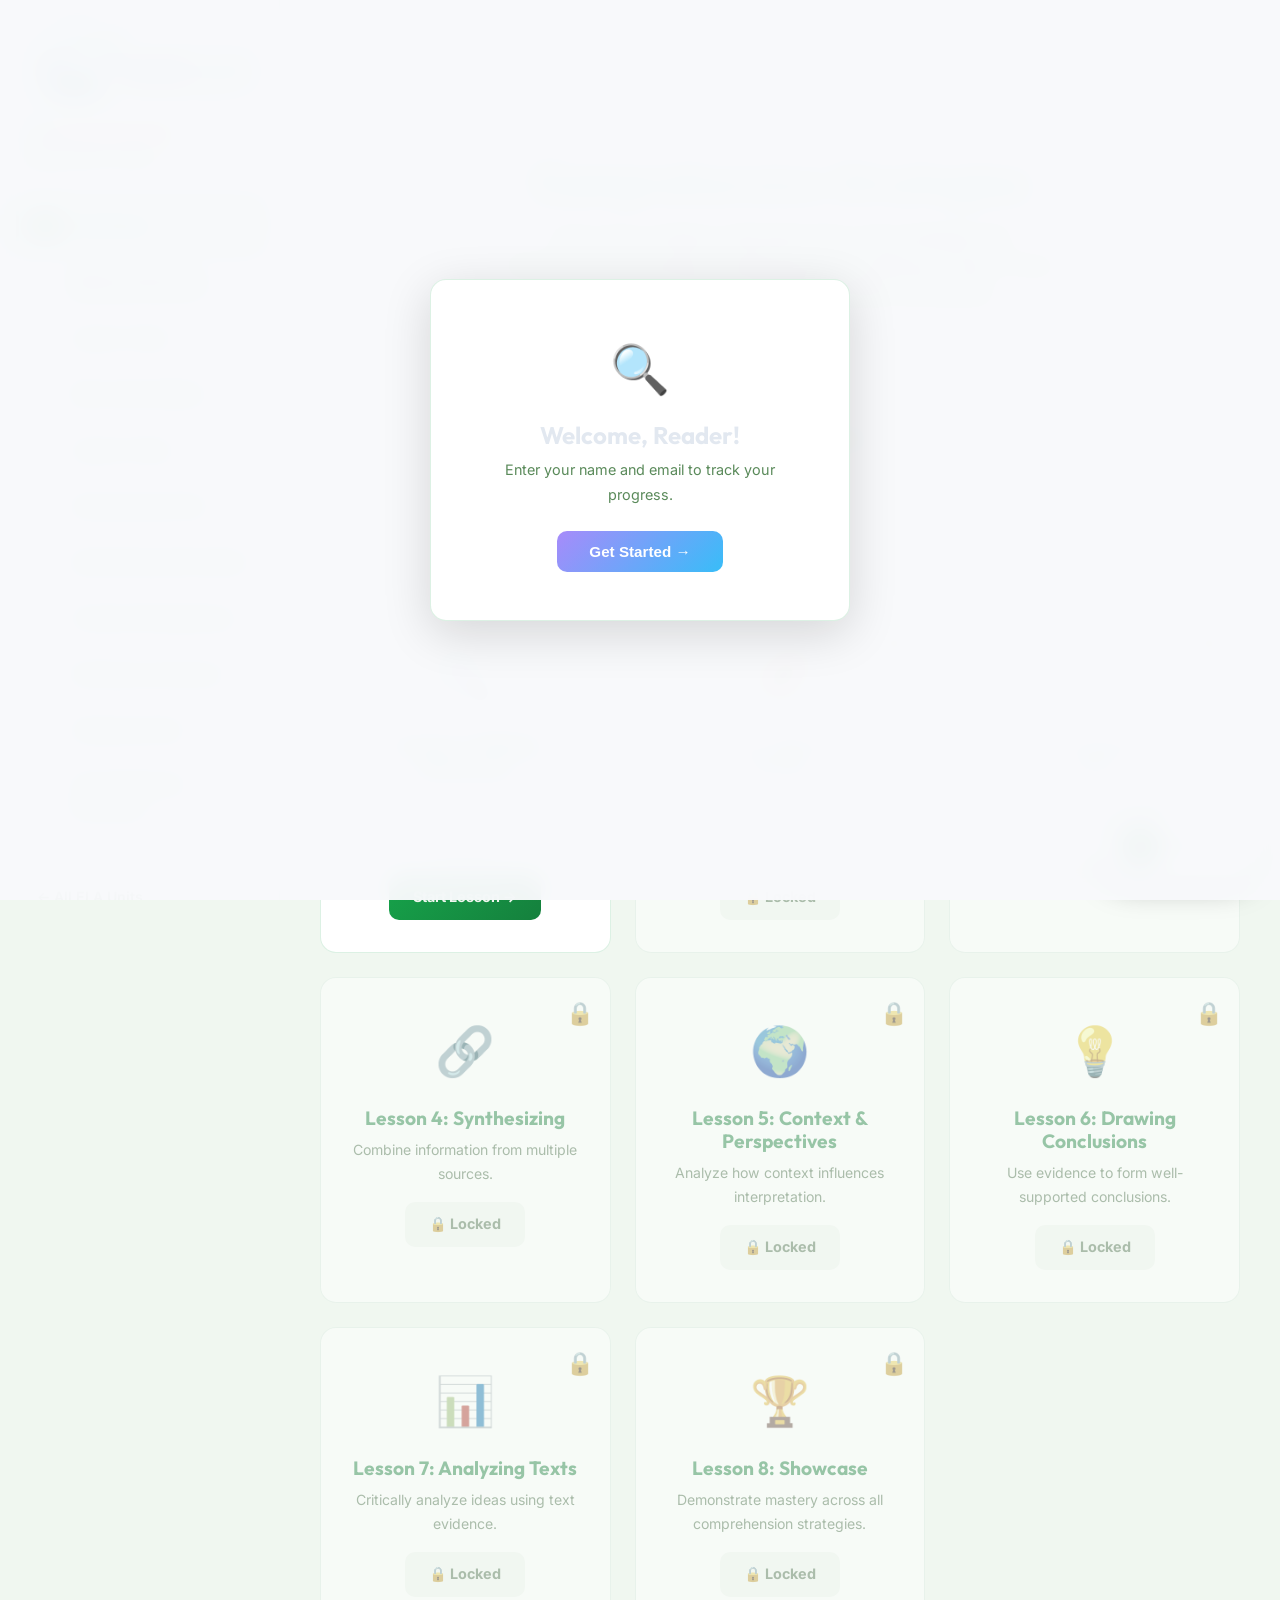
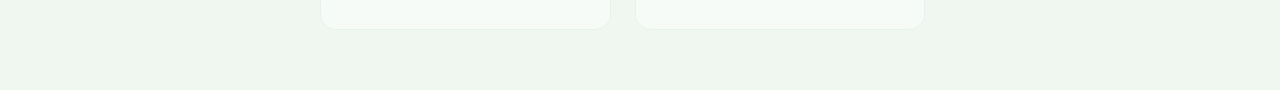
<file: ela/unit-1-reading/index.html>
<!DOCTYPE html>
<html lang="en">
<head>
  <meta charset="UTF-8">
  <meta name="viewport" content="width=device-width, initial-scale=1.0">
  <title>Comprehension — Grade 6 ELA</title>
  <meta name="description" content="Grade 6 ELA Comprehension unit: inference strategies, main ideas, summarizing, synthesizing, and text analysis.">
  <link href="https://fonts.googleapis.com/css2?family=Inter:wght@400;500;600;700;800&family=Outfit:wght@700;800&display=swap" rel="stylesheet">
  <link rel="stylesheet" href="../../shared.css">
</head>
<body data-unit-key="ela-comp">

  <!-- SIGN-IN OVERLAY -->
  <div class="signin-overlay" id="signinOverlay">
    <div class="signin-card">
      <div style="font-size:3rem;margin-bottom:12px">🔍</div>
      <h2>Welcome, Reader!</h2>
      <p>Enter your name and email to track your progress.</p>
      <button class="signin-btn" onclick="googleSignIn()">Get Started →</button>
    </div>
  </div>

  <div class="overlay" id="overlay" onclick="toggleSidebar()"></div>

  <!-- ===== SIDEBAR ===== -->
  <aside class="sidebar" id="sidebar">
    <img src="../../assets/hpln-logo.png" alt="HPLN" class="sidebar-brand">
    <div class="logo">
      <div>
        <h2 style="color:#f472b6">🔍 Comprehension</h2>
        <span>Grade 6 ELA &bull; Unit 1</span>
      </div>
    </div>

    <div class="nav-item active" data-page="home" onclick="goTo('home')">
      <div class="nav-num"><span>🏠</span></div> Unit Home
    </div>
    <div class="nav-item" data-page="lesson1" onclick="goTo('lesson1')">
      <div class="nav-num"><span>1</span></div> Making Inferences
    </div>
    <div class="nav-item locked" data-page="lesson1-quiz" onclick="goTo('lesson1-quiz')">
      <div class="nav-num"><span>📝</span></div> Lesson 1 Quiz
    </div>
    <div class="nav-item locked" data-page="lesson2" onclick="goTo('lesson2')">
      <div class="nav-num"><span>2</span></div> Main Idea & Details
    </div>
    <div class="nav-item locked" data-page="lesson2-quiz" onclick="goTo('lesson2-quiz')">
      <div class="nav-num"><span>📝</span></div> Lesson 2 Quiz
    </div>
    <div class="nav-item locked" data-page="lesson3" onclick="goTo('lesson3')">
      <div class="nav-num"><span>3</span></div> Summarizing Texts
    </div>
    <div class="nav-item locked" data-page="lesson4" onclick="goTo('lesson4')">
      <div class="nav-num"><span>4</span></div> Synthesizing Information
    </div>
    <div class="nav-item locked" data-page="lesson5" onclick="goTo('lesson5')">
      <div class="nav-num"><span>5</span></div> Context & Perspectives
    </div>
    <div class="nav-item locked" data-page="lesson6" onclick="goTo('lesson6')">
      <div class="nav-num"><span>6</span></div> Drawing Conclusions
    </div>
    <div class="nav-item locked" data-page="lesson7" onclick="goTo('lesson7')">
      <div class="nav-num"><span>7</span></div> Analyzing Texts
    </div>
    <div class="nav-item locked" data-page="lesson8" onclick="goTo('lesson8')">
      <div class="nav-num"><span>8</span></div> Comprehension Showcase
    </div>

    <div style="margin-top:24px;border-top:1px solid var(--border);padding-top:16px">
      <a href="../index.html" class="back-to-units">← All ELA Units</a>
    </div>

    <div id="teacherNav" style="display:none;margin-top:16px;border-top:1px solid var(--border);padding-top:16px">
      <div class="nav-item" data-page="teacher" onclick="goTo('teacher')">
        <div class="nav-num"><span>📊</span></div> Teacher Dashboard
      </div>
    </div>
  </aside>

  <!-- ===== MAIN CONTENT ===== -->
  <main class="main">
    <!-- TOPBAR -->
    <div class="topbar">
      <button class="menu-btn" onclick="toggleSidebar()">☰</button>
      <div class="top-actions">
        <span id="studentDisplay" style="font-size:.85rem;color:var(--text3)"></span>
        <div class="progress-bar-wrap"><div class="progress-bar-fill" id="unitProgressFill"></div></div>
        <button class="theme-btn" id="themeBtn" onclick="toggleTheme()">☀️ Light</button>
      </div>
    </div>

    <!-- ========== HOME PAGE ========== -->
    <div class="lesson-page active" id="page-home">
      <div class="welcome">
        <h1>Comprehension Strategies</h1>
        <p>Learn how to deeply understand texts using strategies like inferencing, summarizing, synthesizing, and analyzing context. Prove your mastery through interactive activities and quizzes.</p>
      </div>
      <div class="glass-card" style="text-align:center;max-width:700px;margin:0 auto">
        <h3 style="color:var(--accent);margin-bottom:8px">🎯 Guiding Question</h3>
        <p style="font-size:1.05rem;color:var(--text2);font-style:italic">"How do comprehension strategies increase interpretation of texts?"</p>
        <p style="font-size:.85rem;color:var(--text3);margin-top:12px"><strong>Learning Outcome:</strong> Students interact and respond to texts through application of comprehension strategies.</p>
      </div>
      <div class="home-grid">
        <div class="lesson-card" onclick="goTo('lesson1')">
          <span class="card-icon">🔍</span>
          <h3>Lesson 1: Making Inferences</h3>
          <p>Use clues in the text and your own knowledge to read between the lines.</p>
          <div class="card-btn">Start Lesson →</div>
        </div>
        <div class="lesson-card locked" id="homeLesson2">
          <span class="card-icon">📌</span>
          <h3>Lesson 2: Main Idea & Details</h3>
          <p>Identify the main idea and supporting details in different texts.</p>
          <div class="card-btn">🔒 Locked</div>
        </div>
        <div class="lesson-card locked" id="homeLesson3">
          <span class="card-icon">📋</span>
          <h3>Lesson 3: Summarizing Texts</h3>
          <p>Condense key ideas into clear, concise summaries.</p>
          <div class="card-btn">🔒 Locked</div>
        </div>
        <div class="lesson-card locked"><span class="card-icon">🔗</span><h3>Lesson 4: Synthesizing</h3><p>Combine information from multiple sources.</p><div class="card-btn">🔒 Locked</div></div>
        <div class="lesson-card locked"><span class="card-icon">🌍</span><h3>Lesson 5: Context & Perspectives</h3><p>Analyze how context influences interpretation.</p><div class="card-btn">🔒 Locked</div></div>
        <div class="lesson-card locked"><span class="card-icon">💡</span><h3>Lesson 6: Drawing Conclusions</h3><p>Use evidence to form well-supported conclusions.</p><div class="card-btn">🔒 Locked</div></div>
        <div class="lesson-card locked"><span class="card-icon">📊</span><h3>Lesson 7: Analyzing Texts</h3><p>Critically analyze ideas using text evidence.</p><div class="card-btn">🔒 Locked</div></div>
        <div class="lesson-card locked"><span class="card-icon">🏆</span><h3>Lesson 8: Showcase</h3><p>Demonstrate mastery across all comprehension strategies.</p><div class="card-btn">🔒 Locked</div></div>
      </div>
    </div>

    <!-- ========== LESSON 1: MAKING INFERENCES ========== -->
    <div class="lesson-page" id="page-lesson1">
      <div class="lesson-header">
        <div class="lesson-num">Lesson 1</div>
        <h1 class="lesson-title">Making Inferences</h1>
        <p class="lesson-subtitle">Use clues in the text combined with your own background knowledge to understand what's happening "between the lines."</p>
      </div>

      <!-- Learning Targets -->
      <div class="glass-card">
        <h3 class="section-title"><span class="icon">🎯</span> Learning Targets</h3>
        <ul class="success-criteria">
          <li>I can use comprehension strategies to interact and respond to texts.</li>
          <li>I can make inferences by combining text clues with my own knowledge.</li>
          <li>I can evaluate the effectiveness of comprehension strategies I use.</li>
        </ul>
        <div style="margin-top:12px">
          <span class="outcome-tag">Comprehension</span>
          <span class="outcome-tag">Inference</span>
          <span class="outcome-tag">Text Evidence</span>
        </div>
        <div class="vocab-glossary" style="margin-top:12px">
          <span class="vocab-chip">Inference <span class="vocab-def">A conclusion you reach based on evidence and reasoning — reading "between the lines."</span></span>
          <span class="vocab-chip">Text Clues <span class="vocab-def">Specific words, phrases, or details in a text that help you figure out something the author doesn't directly say.</span></span>
          <span class="vocab-chip">Background Knowledge <span class="vocab-def">What you already know from your own experiences and learning that helps you understand new text.</span></span>
          <span class="vocab-chip">Explicit <span class="vocab-def">Information that is stated directly and clearly in the text.</span></span>
          <span class="vocab-chip">Implicit <span class="vocab-def">Information that is suggested or hinted at, but not stated directly.</span></span>
        </div>
      </div>

      <!-- Video -->
      <div class="glass-card">
        <h3 class="section-title"><span class="icon">🎬</span> Watch: What Are Inferences?</h3>
        <div class="video-label">📺 Educational Video — Making Inferences (5 min)</div>
        <div class="video-wrap">
          <iframe src="https://www.youtube.com/embed/lKqmDJbIjfg" title="Making Inferences" allow="accelerometer;autoplay;clipboard-write;encrypted-media;gyroscope;picture-in-picture" allowfullscreen loading="lazy"></iframe>
        </div>
      </div>

      <!-- Content -->
      <div class="glass-card content">
        <h3 class="section-title"><span class="icon">📖</span> Read: Understanding Inferences</h3>
        <p>When you read, not everything is spelled out for you. Authors expect you to use clues they provide — along with what you already know — to figure things out. This is called <span class="vocab" title="A conclusion you reach based on evidence and reasoning">making an inference</span>.</p>

        <div class="key-point">
          <p><strong>The Inference Formula:</strong> Text Clues + Background Knowledge = Inference</p>
        </div>

        <p>Think of it this way: if you walk into your house and smell cookies baking, you <strong>infer</strong> that someone has been baking — even though nobody told you. You used a clue (the smell) plus your knowledge (cookies require baking) to draw a conclusion.</p>

        <h4 style="color:var(--accent);margin:20px 0 10px">Explicit vs. Implicit Information</h4>
        <div class="info-grid">
          <div class="info-box">
            <span class="emoji">📢</span>
            <h4>Explicit</h4>
            <p>Stated directly in the text. You can point to the exact words.</p>
          </div>
          <div class="info-box">
            <span class="emoji">🔍</span>
            <h4>Implicit</h4>
            <p>Not stated directly. You must infer using clues and your own knowledge.</p>
          </div>
        </div>

        <h4 style="color:var(--accent);margin:20px 0 10px">Example: Making an Inference</h4>
        <div class="glass-card" style="background:var(--card2);padding:20px;border-left:3px solid var(--accent)">
          <p style="font-style:italic;color:var(--text2);margin-bottom:12px">"Marcus stared at the test paper on his desk. He tapped his pencil against the edge, then looked around the room. Everyone else was writing. He sighed and stared at question one again."</p>
          <p><strong>Text Clues:</strong> Marcus is staring, tapping his pencil, sighing, and looking at everyone else writing.</p>
          <p><strong>Background Knowledge:</strong> When people stare at a test and sigh, they're usually struggling.</p>
          <p style="color:var(--accent);font-weight:600">→ <strong>Inference:</strong> Marcus is having difficulty with the test.</p>
        </div>
      </div>

      <!-- Pause and Check -->
      <div class="pause-check">
        <h4>⏸️ Pause and Check</h4>
        <p><strong>Read this passage:</strong> "Lena sat at the kitchen table, flipping through the pages of her math textbook. She chewed her lip and glanced at the clock — 9:47 PM. She rubbed her eyes and turned back to the problem."</p>
        <p>What can you infer about Lena?</p>
        <button class="reveal-btn" onclick="revealAnswer(this)">👀 Reveal Answer</button>
        <div class="reveal-answer">
          <p><strong>Inference:</strong> Lena has been studying for a long time and is getting tired. Text clues include the late time (9:47 PM), rubbing her eyes, and chewing her lip (stress/frustration). Background knowledge tells us these are signs of fatigue and difficulty.</p>
        </div>
      </div>

      <!-- ACTIVITY 1: Inference Sorter -->
      <div class="activity-section" id="l1-act1-section">
        <div class="activity-header">
          <span class="act-num">Activity 1</span>
          <h3 class="section-title" style="margin:0"><span class="icon">🔍</span> Inference or Explicit?</h3>
        </div>
        <p style="color:var(--text2);margin-bottom:16px">Read each statement about the passage below and decide: is it <strong>explicit</strong> (stated directly) or an <strong>inference</strong> (you have to figure it out)?</p>

        <div class="glass-card" style="background:var(--card2);padding:16px;margin-bottom:16px;border-left:3px solid var(--accent);font-style:italic;color:var(--text2)">
          "The old woman shuffled through the garden, pausing to touch each rose. Her hands trembled slightly as she leaned down to smell a yellow bloom. She smiled softly and whispered, 'Just like the ones your grandfather planted.'"
        </div>

        <div id="l1-act1-area">
          <!-- Items to sort -->
          <div class="sort-items" id="act1-items"></div>
          <div class="sort-zones" style="margin-top:16px">
            <div class="sort-zone" id="act1-zone-explicit">
              <div class="zone-title">📢 Explicit</div>
              <div id="act1-explicit-items"></div>
            </div>
            <div class="sort-zone" id="act1-zone-inference">
              <div class="zone-title">🔍 Inference</div>
              <div id="act1-inference-items"></div>
            </div>
          </div>
          <div class="activity-score" id="act1-score" style="display:none">
            <div class="score-number" id="act1-score-num"></div>
            <p id="act1-score-msg"></p>
          </div>
        </div>
      </div>

      <!-- ACTIVITY 2: Constructed Response -->
      <div class="activity-section" id="l1-act2-section">
        <div class="activity-header">
          <span class="act-num">Activity 2</span>
          <h3 class="section-title" style="margin:0"><span class="icon">✍️</span> Write Your Own Inference</h3>
        </div>
        <p style="color:var(--text2);margin-bottom:16px">Read the passage below, then write an inference statement using the formula: <strong>Text Clues + Background Knowledge = Inference.</strong></p>

        <div class="glass-card" style="background:var(--card2);padding:16px;margin-bottom:16px;border-left:3px solid var(--accent);font-style:italic;color:var(--text2)">
          "Ava checked her phone again — still no messages. She sat alone at the corner table in the cafeteria, unwrapping her sandwich slowly. When she heard laughter from across the room, she looked up briefly, then back down at her tray."
        </div>

        <div class="constructed-response">
          <h4>Your Inference Response</h4>
          <textarea id="l1-cr" placeholder="Text Clues I noticed: ...&#10;&#10;My Background Knowledge: ...&#10;&#10;My Inference: ..." rows="6"></textarea>
          <ul class="cr-checklist">
            <li><label><input type="checkbox"> I identified at least 2 text clues</label></li>
            <li><label><input type="checkbox"> I connected clues to my background knowledge</label></li>
            <li><label><input type="checkbox"> I wrote a clear inference statement</label></li>
          </ul>
          <div style="display:flex;gap:8px;margin-top:12px">
            <button class="activity-btn" onclick="saveCRLesson1()">💾 Save Response</button>
            <button class="activity-btn secondary" onclick="submitAct2()">✅ Mark Complete</button>
          </div>
          <p id="l1-cr-status" style="color:var(--accent);font-size:.85rem;margin-top:8px"></p>
        </div>
      </div>

      <!-- GATE -->
      <div class="glass-card" style="text-align:center;margin-top:32px">
        <p id="l1-gate-msg" style="font-size:.9rem;color:var(--text3);margin-bottom:12px">🔒 Complete both activities above to unlock the quiz.</p>
        <button class="nav-btn primary" id="l1-quiz-btn" disabled style="opacity:.5;cursor:not-allowed" onclick="goTo('lesson1-quiz')">📝 Take the Quiz</button>
      </div>

      <!-- Reflection -->
      <div class="reflection-box">
        <h3>🪞 Reflection</h3>
        <p style="color:var(--text3);font-size:.88rem;margin-bottom:12px">Think about a time outside of school when you made an inference. What clues did you use?</p>
        <textarea id="reflectionText" placeholder="Write your reflection here..." rows="3"></textarea>
        <button class="activity-btn secondary" style="margin-top:8px" onclick="saveReflection()">💾 Save Reflection</button>
      </div>
    </div>

    <!-- ========== LESSON 1 QUIZ ========== -->
    <div class="lesson-page" id="page-lesson1-quiz">
      <div class="lesson-header">
        <div class="lesson-num">Lesson 1 Quiz</div>
        <h1 class="lesson-title">Making Inferences</h1>
        <p class="lesson-subtitle">Show your mastery — 80% or higher to unlock Lesson 2.</p>
      </div>
      <div id="quiz1-area"></div>
    </div>

    <!-- ========== PLACEHOLDER PAGES ========== -->
    <div class="lesson-page" id="page-lesson2">
      <div class="welcome"><h1>📌 Main Idea & Details</h1><p>This lesson is coming soon. Complete Lesson 1 to prepare.</p></div>
    </div>
    <div class="lesson-page" id="page-lesson2-quiz"><div class="welcome"><h1>📝 Lesson 2 Quiz</h1><p>Coming soon.</p></div></div>
    <div class="lesson-page" id="page-lesson3"><div class="welcome"><h1>📋 Summarizing Texts</h1><p>Coming soon.</p></div></div>
    <div class="lesson-page" id="page-lesson4"><div class="welcome"><h1>🔗 Synthesizing Information</h1><p>Coming soon.</p></div></div>
    <div class="lesson-page" id="page-lesson5"><div class="welcome"><h1>🌍 Context & Perspectives</h1><p>Coming soon.</p></div></div>
    <div class="lesson-page" id="page-lesson6"><div class="welcome"><h1>💡 Drawing Conclusions</h1><p>Coming soon.</p></div></div>
    <div class="lesson-page" id="page-lesson7"><div class="welcome"><h1>📊 Analyzing Texts</h1><p>Coming soon.</p></div></div>
    <div class="lesson-page" id="page-lesson8"><div class="welcome"><h1>🏆 Comprehension Showcase</h1><p>Coming soon.</p></div></div>

    <!-- Teacher Dashboard -->
    <div class="lesson-page" id="page-teacher">
      <div class="lesson-header"><h1 class="lesson-title">📊 Teacher Dashboard</h1></div>
      <div class="glass-card">
        <h3 class="section-title"><span class="icon">📋</span> Grade Records</h3>
        <div id="teacherGrades"></div>
        <div class="export-btns">
          <button class="activity-btn" onclick="exportCSV()">📥 Export CSV</button>
          <button class="activity-btn secondary" onclick="exportJSON()">📥 Export JSON</button>
          <button class="activity-btn secondary" onclick="clearGrades()">🗑️ Clear Data</button>
        </div>
      </div>
    </div>

  </main>

  <script src="../../shared.js"></script>
  <script>
    // ===== LOCK MAP =====
    const lockMap = {
      'lesson1-quiz': 'g6-unitela-comp-l1-gate',
      'lesson2':      'g6-unitela-comp-lesson1-passed',
      'lesson2-quiz': 'g6-unitela-comp-l2-gate',
      'lesson3':      'g6-unitela-comp-lesson2-passed',
      'lesson4':      'g6-unitela-comp-lesson3-passed',
      'lesson5':      'g6-unitela-comp-lesson4-passed',
      'lesson6':      'g6-unitela-comp-lesson5-passed',
      'lesson7':      'g6-unitela-comp-lesson6-passed',
      'lesson8':      'g6-unitela-comp-lesson7-passed'
    };

    // ===== ACTIVITY COMPLETION MAP =====
    actComplete = {
      l1: { act1: false, act2: false }
    };

    // ===== ACTIVITY 1: INFERENCE SORTER =====
    const act1Data = [
      { text: 'The woman shuffled through the garden.', answer: 'explicit' },
      { text: 'Her hands trembled slightly.', answer: 'explicit' },
      { text: 'The garden belonged to her late husband.', answer: 'inference' },
      { text: 'She whispered about her grandfather.', answer: 'explicit' },
      { text: 'She felt nostalgic and missed someone.', answer: 'inference' },
      { text: 'The roses had sentimental meaning to her.', answer: 'inference' }
    ];

    let act1Score = 0, act1Total = act1Data.length, act1Answered = 0;
    let selectedItem = null;

    function initAct1() {
      if (isActivityDone(1, 'act1')) {
        document.getElementById('l1-act1-area').innerHTML = '<div class="activity-score"><div class="score-number">✅</div><p>Activity completed!</p></div>';
        return;
      }
      const items = document.getElementById('act1-items');
      items.innerHTML = '';
      act1Data.forEach((item, i) => {
        const el = document.createElement('div');
        el.className = 'sort-item';
        el.textContent = item.text;
        el.dataset.idx = i;
        el.onclick = () => selectAct1Item(el, i);
        items.appendChild(el);
      });
    }

    function selectAct1Item(el, idx) {
      if (el.classList.contains('placed')) return;
      document.querySelectorAll('#act1-items .sort-item').forEach(s => s.classList.remove('selected'));
      el.classList.add('selected');
      selectedItem = idx;
      // Now clicks on zones sort it
      document.getElementById('act1-zone-explicit').onclick = () => placeAct1Item(idx, 'explicit');
      document.getElementById('act1-zone-inference').onclick = () => placeAct1Item(idx, 'inference');
    }

    function placeAct1Item(idx, zone) {
      if (selectedItem === null) return;
      const item = act1Data[idx];
      const correct = item.answer === zone;
      if (correct) act1Score++;
      act1Answered++;

      const targetZone = zone === 'explicit' ? 'act1-explicit-items' : 'act1-inference-items';
      const placed = document.createElement('div');
      placed.className = 'sorted-item ' + (correct ? 'correct' : 'wrong');
      placed.textContent = (correct ? '✅ ' : '❌ ') + item.text;
      document.getElementById(targetZone).appendChild(placed);

      // Mark source item as placed
      const sourceEl = document.querySelector(`#act1-items .sort-item[data-idx="${idx}"]`);
      if (sourceEl) { sourceEl.classList.add('placed'); sourceEl.classList.remove('selected'); }
      selectedItem = null;

      // Check completion
      if (act1Answered >= act1Total) {
        const scoreEl = document.getElementById('act1-score');
        scoreEl.style.display = 'block';
        document.getElementById('act1-score-num').textContent = `${act1Score}/${act1Total}`;
        document.getElementById('act1-score-msg').textContent = act1Score >= 4 ? 'Great job reading between the lines!' : 'Keep practicing — inference takes time!';
        markActivityDone(1, 'act1', act1Score, act1Total);
      }
    }

    // ===== ACTIVITY 2: CONSTRUCTED RESPONSE =====
    function saveCRLesson1() {
      const el = document.getElementById('l1-cr');
      if (el) {
        localStorage.setItem('g6-unitela-comp-l1-cr', el.value);
        document.getElementById('l1-cr-status').textContent = '✅ Response saved!';
        setTimeout(() => document.getElementById('l1-cr-status').textContent = '', 3000);
      }
    }

    function submitAct2() {
      const el = document.getElementById('l1-cr');
      if (!el || el.value.trim().length < 20) {
        alert('Please write at least a few sentences before marking complete.');
        return;
      }
      saveCRLesson1();
      markActivityDone(1, 'act2', 1, 1);
      document.getElementById('l1-cr-status').textContent = '✅ Activity marked complete!';
    }

    // ===== QUIZ BANKS =====
    const quizBanks = {
      quiz1: {
        primary: [
          { q: 'What is an inference?', opts: ['A direct quote from the text', 'A conclusion based on text clues and background knowledge', 'A summary of the main idea', 'A question the author asks'], ans: 1, outcome: 'Inference', explain: 'An inference is a conclusion you draw by combining text clues with your own background knowledge.' },
          { q: 'Read: "The dog wagged its tail and jumped up when the door opened." What can you infer?', opts: ['The dog is scared', 'The dog recognizes someone it likes', 'The dog is hungry', 'The dog wants to go outside'], ans: 1, outcome: 'Inference', explain: 'Wagging tail and jumping up are signs of excitement/happiness, suggesting the dog recognizes someone it likes.' },
          { q: 'Which of these is an example of EXPLICIT information?', opts: ['The character seemed nervous', 'The story takes place in a school', 'He probably felt sad about moving', 'She likely wanted to win the race'], ans: 1, outcome: 'Explicit vs Implicit', explain: '"The story takes place in a school" is explicit because it directly states a fact. The other options are inferences or interpretations.' },
          { q: 'What two things do you combine to make an inference?', opts: ['Title + author name', 'Vocabulary + spelling', 'Text clues + background knowledge', 'Pictures + captions'], ans: 2, outcome: 'Inference', explain: 'The inference formula is: Text Clues + Background Knowledge = Inference.' },
          { q: 'Read: "Maria looked at the wilted flowers on her desk and sighed. She hadn\'t watered them in weeks." What is IMPLICIT in this passage?', opts: ['The flowers are on her desk', 'She forgot or neglected the flowers', 'She sighed', 'She hadn\'t watered them in weeks'], ans: 1, outcome: 'Explicit vs Implicit', explain: 'That she forgot or neglected them is implicit — we infer this from the clues (wilted, hadn\'t watered). The other options are all explicitly stated.' }
        ],
        replacement: {
          0: { q: 'An inference requires you to:', opts: ['Copy text word for word', 'Use clues and what you know to figure something out', 'Ask the teacher for help', 'Guess randomly'], ans: 1, outcome: 'Inference', explain: 'Inference means using clues from the text plus your own knowledge to figure out what is not directly stated.' },
          1: { q: '"She held the trophy high above her head, grinning from ear to ear." What can you infer?', opts: ['She is tired from the competition', 'She won and is proud/happy', 'She wants to go home', 'She is showing off'], ans: 1, outcome: 'Inference', explain: 'Holding a trophy high and grinning suggests winning and feeling proud — a positive emotion.' },
          2: { q: 'Which statement is IMPLICIT (not directly stated)?', opts: ['"The cat sat on the mat"', '"It was a rainy Tuesday"', '"He must have been planning this for a while"', '"She wore a blue coat"'], ans: 2, outcome: 'Explicit vs Implicit', explain: '"He must have been planning" uses "must have been" which signals an inference, not a direct fact.' },
          3: null,
          4: { q: '"Jake slammed his locker shut and stormed down the hallway." What is implicit?', opts: ['Jake has a locker', 'Jake is in a hallway', 'Jake is angry or upset', 'Jake slammed his locker'], ans: 2, outcome: 'Explicit vs Implicit', explain: 'Jake\'s emotion (anger/upset) is implicit. We infer it from slamming and storming — his actions suggest strong negative feelings.' }
        },
        remediation: {
          'Inference': {
            video: 'https://www.youtube.com/embed/lKqmDJbIjfg',
            questions: [
              { q: 'An inference is best described as:', opts: ['A fact from the text', 'A conclusion from clues', 'A title of a book', 'A vocabulary word'], ans: 1, explain: 'An inference is a conclusion drawn from clues in the text combined with what you already know.' },
              { q: '"The lights were off, and the house was silent." What might you infer?', opts: ['A party is happening', 'No one is home or everyone is asleep', 'The house is for sale', 'It\'s a school'], ans: 1, explain: 'Dark and silent house suggests nobody home or asleep.' },
              { q: 'To make a good inference, you need:', opts: ['Only your opinion', 'Text clues AND your knowledge', 'The author\'s biography', 'A dictionary'], ans: 1, explain: 'Good inferences require text evidence combined with background knowledge, not just opinion.' }
            ]
          },
          'Explicit vs Implicit': {
            video: 'https://www.youtube.com/embed/lKqmDJbIjfg',
            questions: [
              { q: 'Explicit information is:', opts: ['Hidden in the text', 'Stated directly', 'Something you guess', 'Always the main idea'], ans: 1, explain: 'Explicit means clearly stated — you can point to the exact words.' },
              { q: '"Tom has brown hair." This is:', opts: ['Implicit', 'An inference', 'Explicit', 'A metaphor'], ans: 2, explain: 'This directly states a fact about Tom — it\'s explicit information.' },
              { q: 'Implicit information requires the reader to:', opts: ['Read the title only', 'Make an inference', 'Ask the author', 'Skip the paragraph'], ans: 1, explain: 'Implicit information is not stated directly — you must infer it from context.' }
            ]
          }
        }
      }
    };

    // ===== PROGRESS TRACKING =====
    function updateProgress() {
      const total = 8;
      let passed = 0;
      for (let i = 1; i <= total; i++) {
        if (localStorage.getItem(`g6-unitela-comp-lesson${i}-passed`)) {
          passed++;
          const navItems = document.querySelectorAll(`.nav-item[data-page="lesson${i}"]`);
          navItems.forEach(n => n.classList.add('completed'));
        }
      }
      const pct = Math.round(passed / total * 100);
      const fill = document.getElementById('unitProgressFill');
      if (fill) fill.style.width = pct + '%';
    }

    // ===== PAGE LOAD CALLBACK =====
    function onPageLoad(page) {
      if (page === 'lesson1') {
        initAct1();
        // Restore saved text
        const cr = document.getElementById('l1-cr');
        if (cr) cr.value = localStorage.getItem('g6-unitela-comp-l1-cr') || '';
      }
      if (page === 'lesson1-quiz') {
        initQuiz('quiz1', quizBanks);
      }
      if (page === 'teacher') {
        renderTeacherDashboard();
      }
    }

    // ===== INIT =====
    document.addEventListener('DOMContentLoaded', () => {
      updateProgress();
      initAct1();
      // Restore saved constructed response
      const cr = document.getElementById('l1-cr');
      if (cr) cr.value = localStorage.getItem('g6-unitela-comp-l1-cr') || '';
    });
  </script>
</body>
</html>
</file>
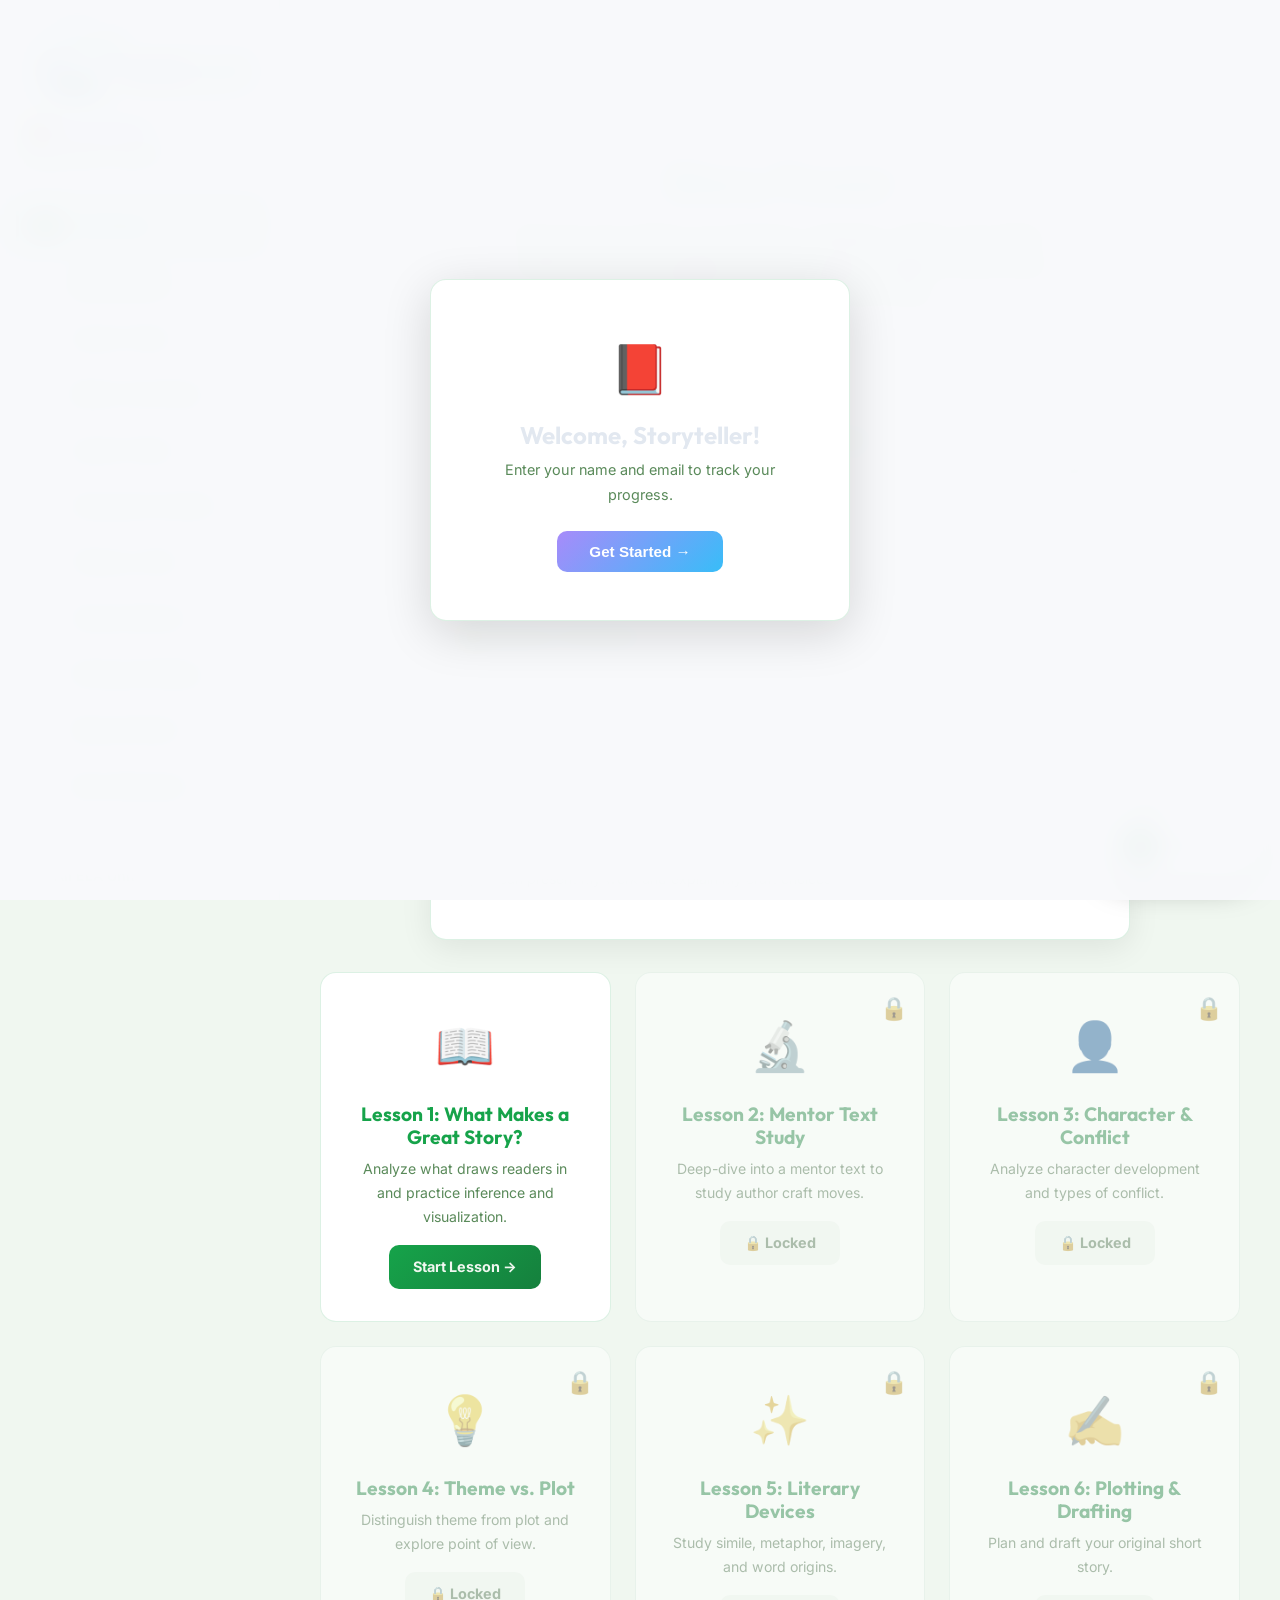
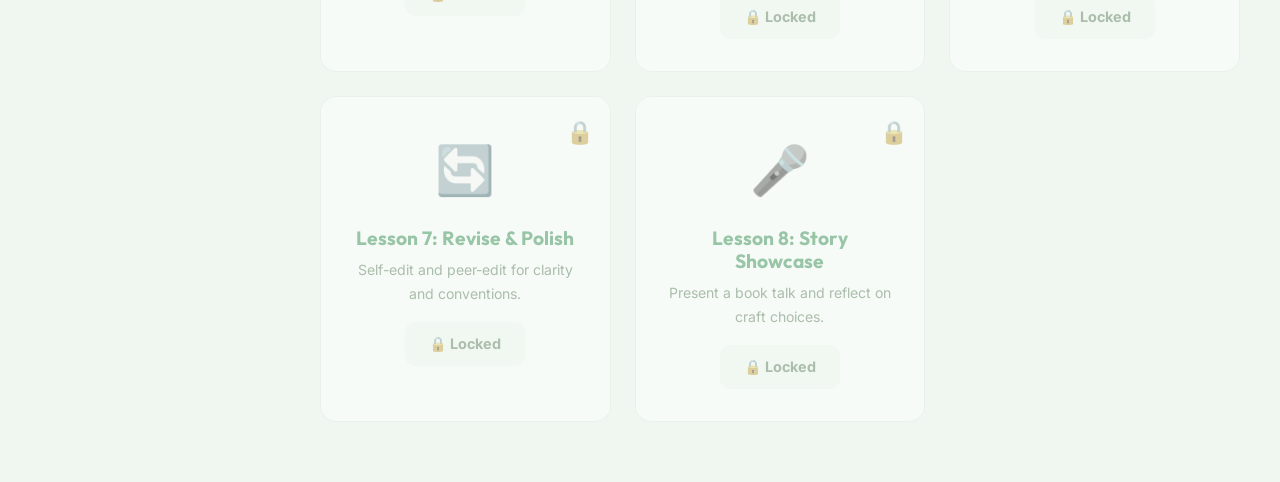
<file: ela/unit-2-story/index.html>
<!DOCTYPE html>
<html lang="en">
<head>
  <meta charset="UTF-8">
  <meta name="viewport" content="width=device-width, initial-scale=1.0">
  <title>Unit 2: Story Power — Grade 6 ELA</title>
  <meta name="description" content="Discover how authors use structure, character, and craft to create engaging fiction. Write your own original short story.">
  <link href="https://fonts.googleapis.com/css2?family=Inter:wght@400;500;600;700;800&family=Outfit:wght@700;800&display=swap" rel="stylesheet">
  <link rel="stylesheet" href="../../shared.css">
</head>
<body data-unit-key="ela-u2">

  <div class="signin-overlay" id="signinOverlay">
    <div class="signin-card">
      <div style="font-size:3rem;margin-bottom:12px">📕</div>
      <h2>Welcome, Storyteller!</h2>
      <p>Enter your name and email to track your progress.</p>
      <button class="signin-btn" onclick="googleSignIn()">Get Started →</button>
    </div>
  </div>
  <div class="overlay" id="overlay" onclick="toggleSidebar()"></div>

  <aside class="sidebar" id="sidebar">
    <img src="../../assets/hpln-logo.png" alt="HPLN" class="sidebar-brand">
    <div class="logo"><div>
      <h2 style="color:#7c5cf5">📕 Story Power</h2>
      <span>Grade 6 ELA &bull; Unit 2</span>
    </div></div>
    <div class="nav-item active" data-page="home" onclick="goTo('home')"><div class="nav-num"><span>🏠</span></div> Unit Home</div>
    <div class="nav-item" data-page="lesson1" onclick="goTo('lesson1')"><div class="nav-num"><span>1</span></div> Great Stories</div>
    <div class="nav-item locked" data-page="lesson1-quiz" onclick="goTo('lesson1-quiz')"><div class="nav-num"><span>📝</span></div> Lesson 1 Quiz</div>
    <div class="nav-item locked" data-page="lesson2" onclick="goTo('lesson2')"><div class="nav-num"><span>2</span></div> Mentor Text Study</div>
    <div class="nav-item locked" data-page="lesson2-quiz" onclick="goTo('lesson2-quiz')"><div class="nav-num"><span>📝</span></div> Lesson 2 Quiz</div>
    <div class="nav-item locked" data-page="lesson3" onclick="goTo('lesson3')"><div class="nav-num"><span>3</span></div> Character &amp; Conflict</div>
    <div class="nav-item locked" data-page="lesson4" onclick="goTo('lesson4')"><div class="nav-num"><span>4</span></div> Theme vs. Plot</div>
    <div class="nav-item locked" data-page="lesson5" onclick="goTo('lesson5')"><div class="nav-num"><span>5</span></div> Literary Devices</div>
    <div class="nav-item locked" data-page="lesson6" onclick="goTo('lesson6')"><div class="nav-num"><span>6</span></div> Plotting &amp; Drafting</div>
    <div class="nav-item locked" data-page="lesson7" onclick="goTo('lesson7')"><div class="nav-num"><span>7</span></div> Revise &amp; Polish</div>
    <div class="nav-item locked" data-page="lesson8" onclick="goTo('lesson8')"><div class="nav-num"><span>8</span></div> Story Showcase</div>
    <div style="margin-top:24px;border-top:1px solid var(--border);padding-top:16px"><a href="../index.html" class="back-to-units">← All ELA Units</a></div>
    <div id="teacherNav" style="display:none;margin-top:16px;border-top:1px solid var(--border);padding-top:16px"><div class="nav-item" data-page="teacher" onclick="goTo('teacher')"><div class="nav-num"><span>📊</span></div> Teacher Dashboard</div></div>
  </aside>

  <main class="main">
    <div class="topbar">
      <button class="menu-btn" onclick="toggleSidebar()">☰</button>
      <div class="top-actions">
        <span id="studentDisplay" style="font-size:.85rem;color:var(--text3)"></span>
        <div class="progress-bar-wrap"><div class="progress-bar-fill" id="unitProgressFill"></div></div>
        <button class="theme-btn" id="themeBtn" onclick="toggleTheme()">☀️ Light</button>
      </div>
    </div>

    <!-- HOME -->
    <div class="lesson-page active" id="page-home">
      <div class="welcome">
        <h1>Story Power</h1>
        <p>Discover how authors use structure, character, conflict, and craft to create stories that engage and move readers. Analyze mentor texts and write your own original short story.</p>
      </div>
      <div class="glass-card" style="text-align:center;max-width:700px;margin:0 auto">
        <h3 style="color:var(--accent);margin-bottom:8px">🎯 Essential Question</h3>
        <p style="font-size:1.05rem;color:var(--text2);font-style:italic">"How do authors use structure, character, and craft to create stories that engage and move readers?"</p>
        <p style="font-size:.85rem;color:var(--text3);margin-top:12px"><strong>Culminating Task:</strong> Write an original short story and present a book talk.</p>
      </div>
      <div class="glass-card" style="max-width:700px;margin:20px auto 0">
        <h3 style="color:var(--accent);margin-bottom:8px">✅ Mastery Checklist</h3>
        <ul class="success-criteria">
          <li>I can explain how character, conflict, and point of view shape a story</li>
          <li>I can distinguish between theme and plot</li>
          <li>I can identify literary devices and explain their effect</li>
          <li>I can plan and write a short story with a clear structure</li>
          <li>I can revise my writing to improve clarity and craft</li>
          <li>I can present my work and explain my craft choices</li>
        </ul>
      </div>
      <div class="home-grid">
        <div class="lesson-card" onclick="goTo('lesson1')"><span class="card-icon">📖</span><h3>Lesson 1: What Makes a Great Story?</h3><p>Analyze what draws readers in and practice inference and visualization.</p><div class="card-btn">Start Lesson →</div></div>
        <div class="lesson-card locked" id="homeLesson2"><span class="card-icon">🔬</span><h3>Lesson 2: Mentor Text Study</h3><p>Deep-dive into a mentor text to study author craft moves.</p><div class="card-btn">🔒 Locked</div></div>
        <div class="lesson-card locked" id="homeLesson3"><span class="card-icon">👤</span><h3>Lesson 3: Character &amp; Conflict</h3><p>Analyze character development and types of conflict.</p><div class="card-btn">🔒 Locked</div></div>
        <div class="lesson-card locked"><span class="card-icon">💡</span><h3>Lesson 4: Theme vs. Plot</h3><p>Distinguish theme from plot and explore point of view.</p><div class="card-btn">🔒 Locked</div></div>
        <div class="lesson-card locked"><span class="card-icon">✨</span><h3>Lesson 5: Literary Devices</h3><p>Study simile, metaphor, imagery, and word origins.</p><div class="card-btn">🔒 Locked</div></div>
        <div class="lesson-card locked"><span class="card-icon">✍️</span><h3>Lesson 6: Plotting &amp; Drafting</h3><p>Plan and draft your original short story.</p><div class="card-btn">🔒 Locked</div></div>
        <div class="lesson-card locked"><span class="card-icon">🔄</span><h3>Lesson 7: Revise &amp; Polish</h3><p>Self-edit and peer-edit for clarity and conventions.</p><div class="card-btn">🔒 Locked</div></div>
        <div class="lesson-card locked"><span class="card-icon">🎤</span><h3>Lesson 8: Story Showcase</h3><p>Present a book talk and reflect on craft choices.</p><div class="card-btn">🔒 Locked</div></div>
      </div>
    </div>

    <!-- LESSON 1 -->
    <div class="lesson-page" id="page-lesson1">
      <div class="lesson-header">
        <div class="lesson-num">Lesson 1</div>
        <h1 class="lesson-title">What Makes a Great Story?</h1>
        <p class="lesson-subtitle">Analyze what draws readers into fiction. Use inference and visualization to understand character, conflict, and engagement.</p>
      </div>

      <div class="glass-card">
        <h3 class="section-title"><span class="icon">🎯</span> Learning Targets</h3>
        <ul class="success-criteria">
          <li>I can identify what makes fiction engaging and use inference to understand characters.</li>
          <li>I can visualize scenes and explain how an author creates mental images.</li>
          <li>I can identify character traits using text evidence.</li>
        </ul>
        <div style="margin-top:12px">
          <span class="outcome-tag">Comprehension</span>
          <span class="outcome-tag">Inference</span>
          <span class="outcome-tag">Character Analysis</span>
        </div>
        <div class="vocab-glossary" style="margin-top:12px">
          <span class="vocab-chip">Protagonist <span class="vocab-def">The main character in a story — the one the reader follows and roots for.</span></span>
          <span class="vocab-chip">Antagonist <span class="vocab-def">A character or force that opposes the protagonist and creates conflict.</span></span>
          <span class="vocab-chip">Conflict <span class="vocab-def">The central problem or struggle in a story that drives the plot forward.</span></span>
          <span class="vocab-chip">Visualization <span class="vocab-def">Creating mental pictures while reading to deepen understanding.</span></span>
          <span class="vocab-chip">Character Traits <span class="vocab-def">Qualities that describe a character's personality, revealed through actions, words, and thoughts.</span></span>
        </div>
      </div>

      <div class="glass-card">
        <h3 class="section-title"><span class="icon">🎬</span> Watch: Elements of a Story</h3>
        <div class="video-label">📺 Educational Video — Story Elements (5 min)</div>
        <div class="video-wrap">
          <iframe src="https://www.youtube.com/embed/v3JLXvcRbAg" title="Story Elements" allow="accelerometer;autoplay;clipboard-write;encrypted-media;gyroscope;picture-in-picture" allowfullscreen loading="lazy"></iframe>
        </div>
      </div>

      <div class="glass-card content">
        <h3 class="section-title"><span class="icon">📖</span> Read: What Hooks a Reader?</h3>
        <p>Every great story begins with something that <strong>hooks</strong> the reader — a moment of tension, a question, or a vivid image that makes you want to keep reading. But what makes a story truly powerful is how the author builds <span class="vocab" title="The central problem or struggle in a story">conflict</span>, develops <span class="vocab" title="Qualities of a character revealed through actions and words">characters</span>, and uses language to create an experience.</p>

        <div class="key-point">
          <p><strong>What Great Stories Have:</strong></p>
          <ul style="margin-top:8px;padding-left:20px">
            <li><strong>A character you care about</strong> — someone with wants, fears, and flaws</li>
            <li><strong>A conflict that matters</strong> — something at stake for the character</li>
            <li><strong>Details that make you see, hear, and feel</strong> — vivid, sensory language</li>
            <li><strong>Change</strong> — the character is different by the end</li>
          </ul>
        </div>

        <h4 style="color:var(--accent);margin:20px 0 10px">Anchor Text Excerpt</h4>
        <div class="glass-card" style="background:var(--card2);padding:20px;border-left:3px solid var(--accent)">
          <p style="font-style:italic;color:var(--text2);margin-bottom:12px">"Mija crouched behind the dumpster, her heart slamming against her ribs. The stray dog — the one with the torn ear and the limp — pressed against her leg, trembling. She could hear the older kids on the other side, kicking at cans, calling out. She wrapped her arm around the dog's neck and whispered, 'It's okay. I won't let them hurt you.' Her voice was braver than she felt."</p>
        </div>

        <div class="info-grid">
          <div class="info-box">
            <span class="emoji">👤</span>
            <h4>Character</h4>
            <p>Mija — brave, protective, compassionate. She acts despite her fear.</p>
          </div>
          <div class="info-box">
            <span class="emoji">⚡</span>
            <h4>Conflict</h4>
            <p>Mija must protect the stray dog from the threatening older kids.</p>
          </div>
          <div class="info-box">
            <span class="emoji">🎨</span>
            <h4>Craft</h4>
            <p>"Heart slamming," "torn ear," "braver than she felt" — vivid imagery and irony.</p>
          </div>
        </div>
      </div>

      <div class="pause-check">
        <h4>⏸️ Pause and Check</h4>
        <p><strong>Re-read the anchor text.</strong> What can you <strong>infer</strong> about Mija's character? What text clues support your answer?</p>
        <button class="reveal-btn" onclick="revealAnswer(this)">👀 Reveal Answer</button>
        <div class="reveal-answer">
          <p><strong>Inference:</strong> Mija is courageous and empathetic. Even though she's scared (heart slamming, "braver than she felt"), she stays to protect something vulnerable. The contrast between her fear and her words shows inner strength. Her action of whispering reassurance to the dog reveals compassion.</p>
        </div>
      </div>

      <!-- ACTIVITY 1: Character Trait Identifier -->
      <div class="activity-section" id="l1-act1-section">
        <div class="activity-header">
          <span class="act-num">Activity 1</span>
          <h3 class="section-title" style="margin:0"><span class="icon">👤</span> Character Trait or Plot Event?</h3>
        </div>
        <p style="color:var(--text2);margin-bottom:16px">Read each statement about Mija and decide: is it a <strong>character trait</strong> (what she is like) or a <strong>plot event</strong> (what happens)?</p>
        <div id="l1-act1-area">
          <div class="sort-items" id="act1-items"></div>
          <div class="sort-zones" style="margin-top:16px">
            <div class="sort-zone" id="act1-zone-trait"><div class="zone-title">👤 Character Trait</div><div id="act1-trait-items"></div></div>
            <div class="sort-zone" id="act1-zone-event"><div class="zone-title">📌 Plot Event</div><div id="act1-event-items"></div></div>
          </div>
          <div class="activity-score" id="act1-score" style="display:none"><div class="score-number" id="act1-score-num"></div><p id="act1-score-msg"></p></div>
        </div>
      </div>

      <!-- ACTIVITY 2 -->
      <div class="activity-section" id="l1-act2-section">
        <div class="activity-header">
          <span class="act-num">Activity 2</span>
          <h3 class="section-title" style="margin:0"><span class="icon">✍️</span> What Would Happen Next?</h3>
        </div>
        <p style="color:var(--text2);margin-bottom:16px">Based on what you know about Mija's character, write a short paragraph predicting what she does next. Use <strong>text evidence</strong> to support your prediction.</p>
        <div class="constructed-response">
          <h4>Your Prediction</h4>
          <textarea id="l1-cr" placeholder="I predict Mija will... because in the text it says...&#10;&#10;Based on her character traits, I think she would..." rows="6"></textarea>
          <ul class="cr-checklist">
            <li><label><input type="checkbox"> I made a specific prediction based on character traits</label></li>
            <li><label><input type="checkbox"> I used text evidence to support my prediction</label></li>
            <li><label><input type="checkbox"> My prediction makes sense with the story's conflict</label></li>
          </ul>
          <div style="display:flex;gap:8px;margin-top:12px">
            <button class="activity-btn" onclick="saveCR()">💾 Save Response</button>
            <button class="activity-btn secondary" onclick="submitAct2()">✅ Mark Complete</button>
          </div>
          <p id="l1-cr-status" style="color:var(--accent);font-size:.85rem;margin-top:8px"></p>
        </div>
      </div>

      <div class="glass-card" style="text-align:center;margin-top:32px">
        <p id="l1-gate-msg" style="font-size:.9rem;color:var(--text3);margin-bottom:12px">🔒 Complete both activities above to unlock the quiz.</p>
        <button class="nav-btn primary" id="l1-quiz-btn" disabled style="opacity:.5;cursor:not-allowed" onclick="goTo('lesson1-quiz')">📝 Take the Quiz</button>
      </div>

      <div class="reflection-box">
        <h3>🪞 Reflection</h3>
        <p style="color:var(--text3);font-size:.88rem;margin-bottom:12px">Think about a story (book, movie, or real life) that stayed with you. What made it powerful?</p>
        <textarea id="reflectionText" placeholder="Write your reflection here..." rows="3"></textarea>
        <button class="activity-btn secondary" style="margin-top:8px" onclick="saveReflection()">💾 Save Reflection</button>
      </div>
    </div>

    <!-- QUIZ -->
    <div class="lesson-page" id="page-lesson1-quiz">
      <div class="lesson-header">
        <div class="lesson-num">Lesson 1 Quiz</div>
        <h1 class="lesson-title">What Makes a Great Story?</h1>
        <p class="lesson-subtitle">Show your mastery — 80% or higher to unlock Lesson 2.</p>
      </div>
      <div id="quiz1-area"></div>
    </div>

    <!-- PLACEHOLDERS -->
    <div class="lesson-page" id="page-lesson2"><div class="welcome"><h1>🔬 Mentor Text Study</h1><p>Deep-dive into one mentor text: study the author's structural and language choices.</p><p style="color:var(--text3);margin-top:12px"><em>Coming soon.</em></p></div></div>
    <div class="lesson-page" id="page-lesson2-quiz"><div class="welcome"><h1>📝 Lesson 2 Quiz</h1><p>Coming soon.</p></div></div>
    <div class="lesson-page" id="page-lesson3"><div class="welcome"><h1>👤 Character, Conflict, and Change</h1><p>Study how authors develop characters through actions, dialogue, and thoughts.</p><p style="color:var(--text3);margin-top:12px"><em>Coming soon.</em></p></div></div>
    <div class="lesson-page" id="page-lesson4"><div class="welcome"><h1>💡 Theme vs. Plot and Point of View</h1><p>Distinguish theme from plot and compare narration styles.</p><p style="color:var(--text3);margin-top:12px"><em>Coming soon.</em></p></div></div>
    <div class="lesson-page" id="page-lesson5"><div class="welcome"><h1>✨ Literary Devices and Word Origins</h1><p>Identify simile, metaphor, personification, imagery. Study Greek/Latin word origins.</p><p style="color:var(--text3);margin-top:12px"><em>Coming soon.</em></p></div></div>
    <div class="lesson-page" id="page-lesson6"><div class="welcome"><h1>✍️ Plotting and Drafting My Story</h1><p>Plan your original short story and begin drafting with craft.</p><p style="color:var(--text3);margin-top:12px"><em>Coming soon.</em></p></div></div>
    <div class="lesson-page" id="page-lesson7"><div class="welcome"><h1>🔄 Revise, Edit, Polish</h1><p>Self-edit and peer-edit for clarity, style, and conventions.</p><p style="color:var(--text3);margin-top:12px"><em>Coming soon.</em></p></div></div>
    <div class="lesson-page" id="page-lesson8"><div class="welcome"><h1>🎤 Story Showcase: Book Talk</h1><p>Present a dramatic excerpt or book talk and reflect on craft choices.</p><p style="color:var(--text3);margin-top:12px"><em>Coming soon.</em></p></div></div>

    <div class="lesson-page" id="page-teacher">
      <div class="lesson-header"><h1 class="lesson-title">📊 Teacher Dashboard</h1></div>
      <div class="glass-card"><h3 class="section-title"><span class="icon">📋</span> Grade Records</h3><div id="teacherGrades"></div><div class="export-btns"><button class="activity-btn" onclick="exportCSV()">📥 Export CSV</button><button class="activity-btn secondary" onclick="exportJSON()">📥 Export JSON</button><button class="activity-btn secondary" onclick="clearGrades()">🗑️ Clear Data</button></div></div>
    </div>
  </main>

  <script src="../../shared.js"></script>
  <script>
    const lockMap = {
      'lesson1-quiz': 'g6-ela-u2-l1-gate',
      'lesson2':      'g6-ela-u2-lesson1-passed',
      'lesson2-quiz': 'g6-ela-u2-l2-gate',
      'lesson3':      'g6-ela-u2-lesson2-passed',
      'lesson4':      'g6-ela-u2-lesson3-passed',
      'lesson5':      'g6-ela-u2-lesson4-passed',
      'lesson6':      'g6-ela-u2-lesson5-passed',
      'lesson7':      'g6-ela-u2-lesson6-passed',
      'lesson8':      'g6-ela-u2-lesson7-passed'
    };
    actComplete = { l1: { act1: false, act2: false } };

    const act1Data = [
      { text: 'Mija crouched behind the dumpster.', answer: 'event' },
      { text: 'She is brave and protective.', answer: 'trait' },
      { text: 'The older kids were kicking at cans.', answer: 'event' },
      { text: 'She is compassionate toward animals.', answer: 'trait' },
      { text: 'She wrapped her arm around the dog.', answer: 'event' },
      { text: 'Her voice was braver than she felt — she shows courage despite fear.', answer: 'trait' }
    ];

    let act1Score = 0, act1Total = act1Data.length, act1Answered = 0, selectedItem = null;

    function initAct1() {
      if (isActivityDone(1, 'act1')) { document.getElementById('l1-act1-area').innerHTML = '<div class="activity-score"><div class="score-number">✅</div><p>Activity completed!</p></div>'; return; }
      const items = document.getElementById('act1-items'); items.innerHTML = '';
      act1Data.forEach((item, i) => { const el = document.createElement('div'); el.className = 'sort-item'; el.textContent = item.text; el.dataset.idx = i; el.onclick = () => selectAct1Item(el, i); items.appendChild(el); });
    }
    function selectAct1Item(el, idx) {
      if (el.classList.contains('placed')) return;
      document.querySelectorAll('#act1-items .sort-item').forEach(s => s.classList.remove('selected'));
      el.classList.add('selected'); selectedItem = idx;
      document.getElementById('act1-zone-trait').onclick = () => placeAct1Item(idx, 'trait');
      document.getElementById('act1-zone-event').onclick = () => placeAct1Item(idx, 'event');
    }
    function placeAct1Item(idx, zone) {
      if (selectedItem === null) return;
      const item = act1Data[idx]; const correct = item.answer === zone; if (correct) act1Score++; act1Answered++;
      const placed = document.createElement('div'); placed.className = 'sorted-item ' + (correct ? 'correct' : 'wrong');
      placed.textContent = (correct ? '✅ ' : '❌ ') + item.text;
      document.getElementById(`act1-${zone}-items`).appendChild(placed);
      const src = document.querySelector(`#act1-items .sort-item[data-idx="${idx}"]`);
      if (src) { src.classList.add('placed'); src.classList.remove('selected'); } selectedItem = null;
      if (act1Answered >= act1Total) { document.getElementById('act1-score').style.display = 'block'; document.getElementById('act1-score-num').textContent = `${act1Score}/${act1Total}`; document.getElementById('act1-score-msg').textContent = act1Score >= 4 ? 'Great character analysis!' : 'Keep practicing!'; markActivityDone(1, 'act1', act1Score, act1Total); }
    }

    function saveCR() { const el = document.getElementById('l1-cr'); if (el) { localStorage.setItem('g6-ela-u2-l1-cr', el.value); document.getElementById('l1-cr-status').textContent = '✅ Response saved!'; setTimeout(() => document.getElementById('l1-cr-status').textContent = '', 3000); } }
    function submitAct2() { const el = document.getElementById('l1-cr'); if (!el || el.value.trim().length < 20) { alert('Please write at least a few sentences.'); return; } saveCR(); markActivityDone(1, 'act2', 1, 1); document.getElementById('l1-cr-status').textContent = '✅ Activity complete!'; }

    const quizBanks = { quiz1: { primary: [
      { q: 'What is the protagonist of a story?', opts: ['The villain', 'The narrator', 'The main character the reader follows', 'A minor character'], ans: 2, outcome: 'Character', explain: 'The protagonist is the main character — the one whose journey drives the story.' },
      { q: 'In the anchor text, what is the main conflict?', opts: ['Mija is lost', 'Mija must protect a stray dog from threatening kids', 'The dog is hungry', 'Mija is late for school'], ans: 1, outcome: 'Conflict', explain: 'The conflict is Mija protecting the vulnerable dog from the older kids.' },
      { q: '"Her voice was braver than she felt." This tells the reader that:', opts: ['Mija is shouting', 'Mija is pretending not to be afraid', 'Mija is not scared at all', 'Mija is talking to herself'], ans: 1, outcome: 'Inference', explain: 'This irony shows that Mija puts on a brave front despite feeling scared inside.' },
      { q: 'A character trait is:', opts: ['Something that happens in the story', 'A quality that describes the character\'s personality', 'A setting detail', 'A vocabulary word'], ans: 1, outcome: 'Character', explain: 'Character traits describe WHO a character is — their personality, not what happens TO them.' },
      { q: 'Which detail from the text helps the reader visualize the scene?', opts: ['"She wrapped her arm"', '"Heart slamming against her ribs"', '"She whispered"', 'All of the above'], ans: 3, outcome: 'Visualization', explain: 'All three details create sensory images — physical sensation, action, and sound.' }
    ], replacement: {
      0: { q: 'The antagonist in a story:', opts: ['Is always evil', 'Opposes the protagonist and creates conflict', 'Narrates the story', 'Is the best friend'], ans: 1, outcome: 'Character', explain: 'The antagonist creates the main opposition — they don\'t have to be evil, just create conflict.' },
      1: { q: 'Conflict in a story is important because it:', opts: ['Makes the story longer', 'Drives the plot and creates tension', 'Adds vocabulary', 'Describes the setting'], ans: 1, outcome: 'Conflict', explain: 'Without conflict, there\'s no tension — it\'s the engine that moves the story forward.' },
      2: null, 3: null,
      4: { q: 'Visualization while reading means:', opts: ['Drawing pictures', 'Creating mental images from the text', 'Reading out loud', 'Skimming the text'], ans: 1, outcome: 'Visualization', explain: 'Visualization = creating pictures in your mind using the author\'s descriptive language.' }
    }, remediation: {
      'Character': { video: 'https://www.youtube.com/embed/v3JLXvcRbAg', questions: [
        { q: 'Character traits are revealed through:', opts: ['The title', 'Actions, words, and thoughts', 'Page numbers', 'Font size'], ans: 1, explain: 'We learn about characters by what they do, say, and think.' },
        { q: 'A protagonist is:', opts: ['A minor character', 'The main character', 'The author', 'A setting'], ans: 1, explain: 'The protagonist is the central character whose journey the reader follows.' }
      ]},
      'Conflict': { video: 'https://www.youtube.com/embed/v3JLXvcRbAg', questions: [
        { q: 'Conflict is:', opts: ['A happy ending', 'A problem or struggle in the story', 'A type of poem', 'A chapter title'], ans: 1, explain: 'Conflict is the core problem that creates tension and drives the plot.' }
      ]},
      'Inference': { video: 'https://www.youtube.com/embed/v3JLXvcRbAg', questions: [
        { q: 'An inference in fiction requires:', opts: ['A dictionary', 'Using text clues + background knowledge', 'Reading the last page first', 'Asking a friend'], ans: 1, explain: 'Inference = text clues + what you know → conclusion about what\'s unstated.' }
      ]},
      'Visualization': { video: 'https://www.youtube.com/embed/v3JLXvcRbAg', questions: [
        { q: 'Good visualization comes from:', opts: ['Just your imagination', 'The author\'s descriptive, sensory language', 'Pictures in the book', 'The cover design'], ans: 1, explain: 'Authors use descriptive language — sights, sounds, textures — to help you see the story.' }
      ]}
    }}};

    function updateProgress() { const total = 8; let passed = 0; for (let i = 1; i <= total; i++) { if (localStorage.getItem(`g6-ela-u2-lesson${i}-passed`)) { passed++; document.querySelectorAll(`.nav-item[data-page="lesson${i}"]`).forEach(n => n.classList.add('completed')); } } const fill = document.getElementById('unitProgressFill'); if (fill) fill.style.width = Math.round(passed/total*100) + '%'; }
    function onPageLoad(page) { if (page === 'lesson1') { initAct1(); const cr = document.getElementById('l1-cr'); if (cr) cr.value = localStorage.getItem('g6-ela-u2-l1-cr') || ''; } if (page === 'lesson1-quiz') initQuiz('quiz1', quizBanks); if (page === 'teacher') renderTeacherDashboard(); }
    document.addEventListener('DOMContentLoaded', () => { updateProgress(); initAct1(); const cr = document.getElementById('l1-cr'); if (cr) cr.value = localStorage.getItem('g6-ela-u2-l1-cr') || ''; });
  </script>
</body>
</html>
</file>
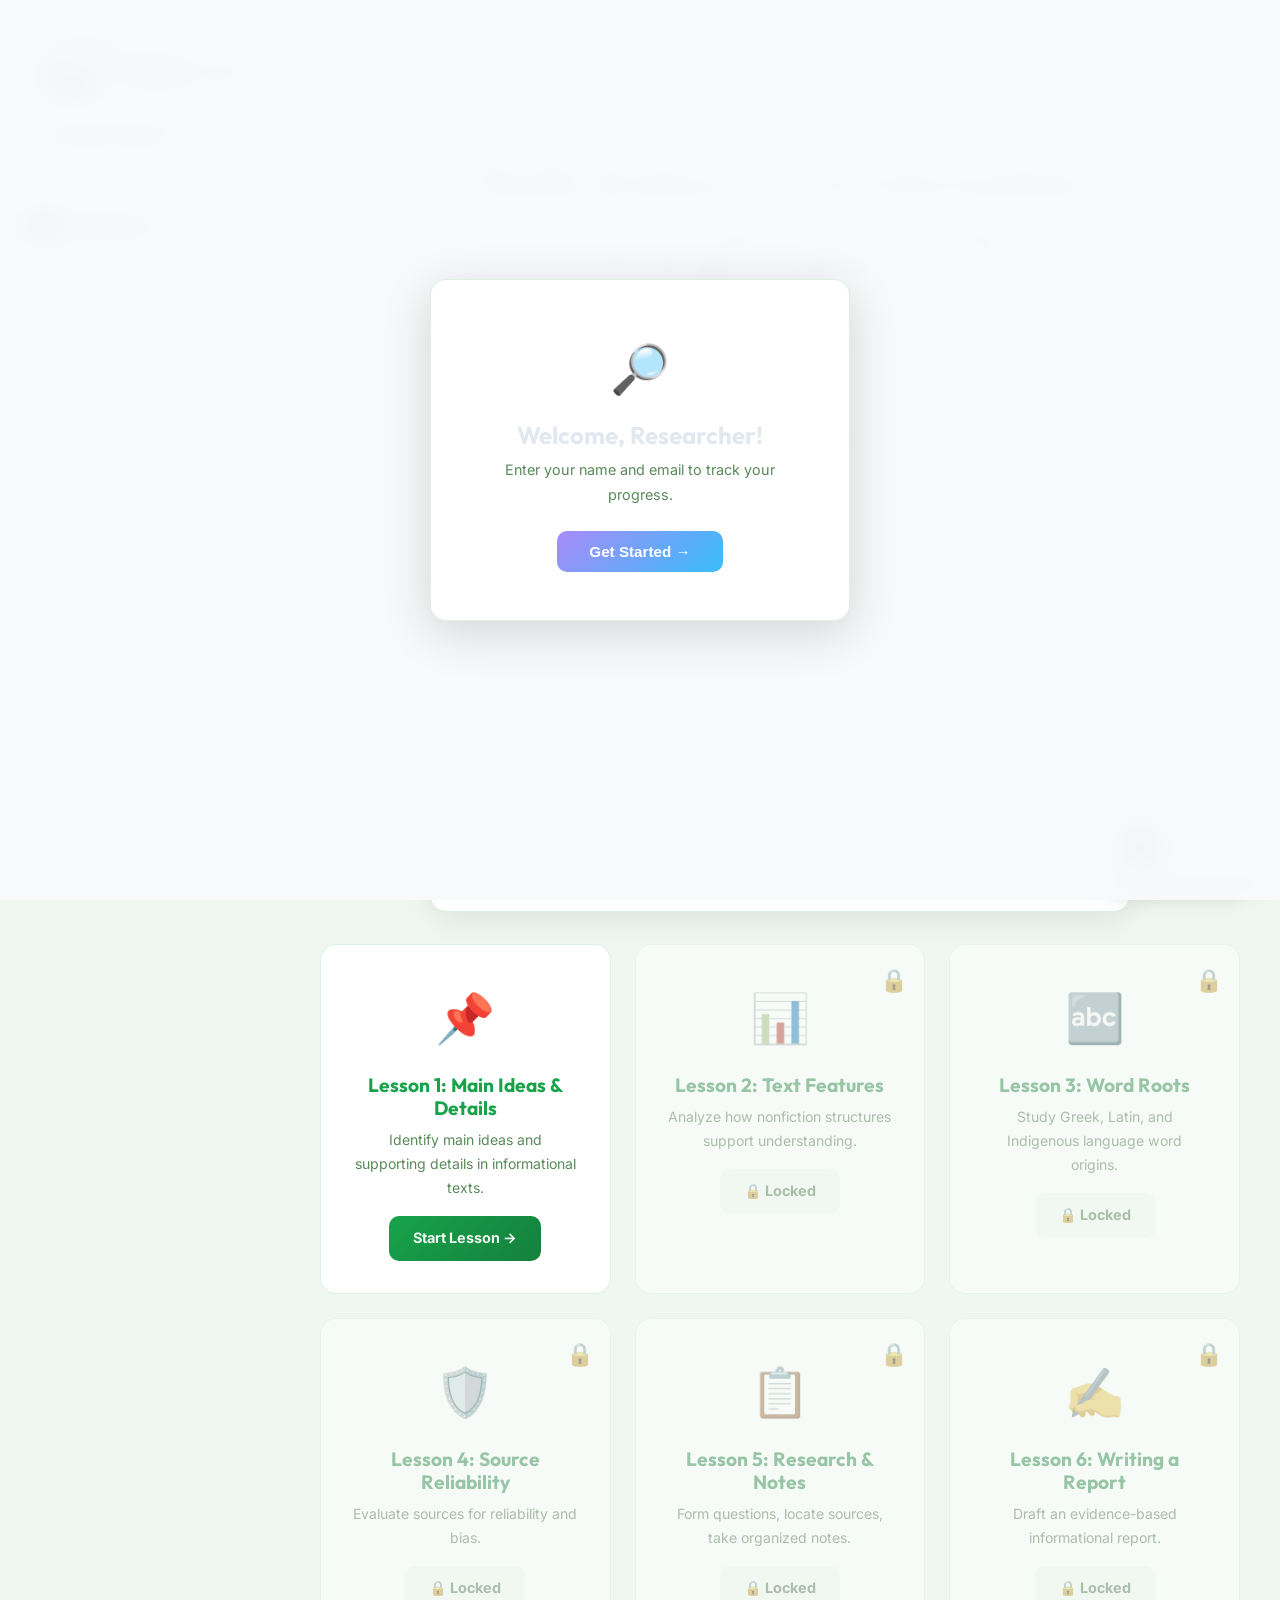
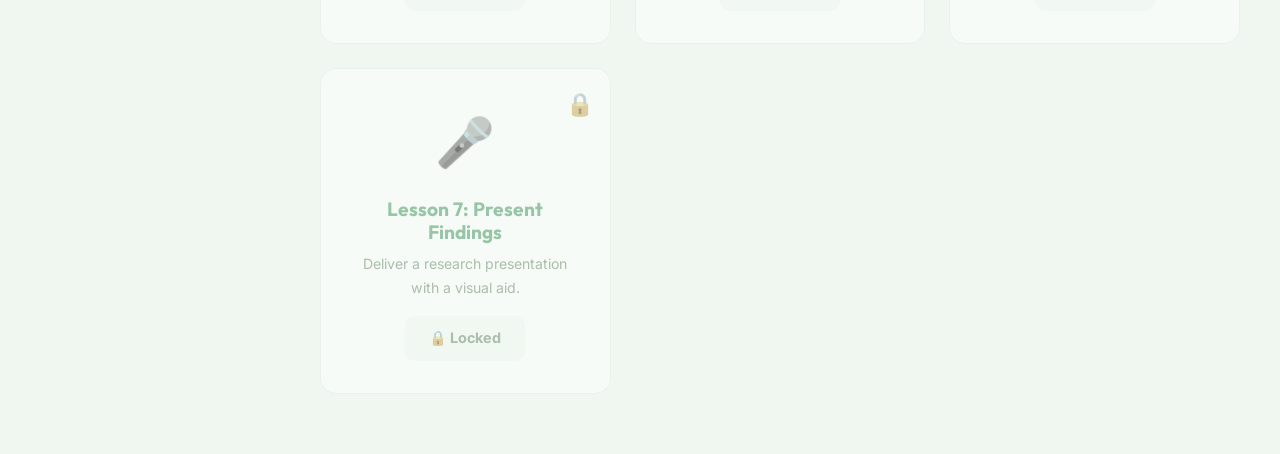
<file: ela/unit-3-truth/index.html>
<!DOCTYPE html>
<html lang="en">
<head>
  <meta charset="UTF-8">
  <meta name="viewport" content="width=device-width, initial-scale=1.0">
  <title>Unit 3: Truth, Evidence, and Information — Grade 6 ELA</title>
  <meta name="description" content="Learn how to find, evaluate, and communicate information responsibly. Build research, media literacy, and evidence-based writing skills.">
  <link href="https://fonts.googleapis.com/css2?family=Inter:wght@400;500;600;700;800&family=Outfit:wght@700;800&display=swap" rel="stylesheet">
  <link rel="stylesheet" href="../../shared.css">
</head>
<body data-unit-key="ela-u3">
  <div class="signin-overlay" id="signinOverlay"><div class="signin-card"><div style="font-size:3rem;margin-bottom:12px">🔎</div><h2>Welcome, Researcher!</h2><p>Enter your name and email to track your progress.</p><button class="signin-btn" onclick="googleSignIn()">Get Started →</button></div></div>
  <div class="overlay" id="overlay" onclick="toggleSidebar()"></div>

  <aside class="sidebar" id="sidebar">
    <img src="../../assets/hpln-logo.png" alt="HPLN" class="sidebar-brand">
    <div class="logo"><div><h2 style="color:#0ea5e9">🔎 Truth &amp; Evidence</h2><span>Grade 6 ELA &bull; Unit 3</span></div></div>
    <div class="nav-item active" data-page="home" onclick="goTo('home')"><div class="nav-num"><span>🏠</span></div> Unit Home</div>
    <div class="nav-item" data-page="lesson1" onclick="goTo('lesson1')"><div class="nav-num"><span>1</span></div> Main Ideas</div>
    <div class="nav-item locked" data-page="lesson1-quiz" onclick="goTo('lesson1-quiz')"><div class="nav-num"><span>📝</span></div> Lesson 1 Quiz</div>
    <div class="nav-item locked" data-page="lesson2" onclick="goTo('lesson2')"><div class="nav-num"><span>2</span></div> Text Features</div>
    <div class="nav-item locked" data-page="lesson2-quiz" onclick="goTo('lesson2-quiz')"><div class="nav-num"><span>📝</span></div> Lesson 2 Quiz</div>
    <div class="nav-item locked" data-page="lesson3" onclick="goTo('lesson3')"><div class="nav-num"><span>3</span></div> Word Roots</div>
    <div class="nav-item locked" data-page="lesson4" onclick="goTo('lesson4')"><div class="nav-num"><span>4</span></div> Source Reliability</div>
    <div class="nav-item locked" data-page="lesson5" onclick="goTo('lesson5')"><div class="nav-num"><span>5</span></div> Research &amp; Notes</div>
    <div class="nav-item locked" data-page="lesson6" onclick="goTo('lesson6')"><div class="nav-num"><span>6</span></div> Writing a Report</div>
    <div class="nav-item locked" data-page="lesson7" onclick="goTo('lesson7')"><div class="nav-num"><span>7</span></div> Present Findings</div>
    <div style="margin-top:24px;border-top:1px solid var(--border);padding-top:16px"><a href="../index.html" class="back-to-units">← All ELA Units</a></div>
    <div id="teacherNav" style="display:none;margin-top:16px;border-top:1px solid var(--border);padding-top:16px"><div class="nav-item" data-page="teacher" onclick="goTo('teacher')"><div class="nav-num"><span>📊</span></div> Teacher Dashboard</div></div>
  </aside>

  <main class="main">
    <div class="topbar"><button class="menu-btn" onclick="toggleSidebar()">☰</button><div class="top-actions"><span id="studentDisplay" style="font-size:.85rem;color:var(--text3)"></span><div class="progress-bar-wrap"><div class="progress-bar-fill" id="unitProgressFill"></div></div><button class="theme-btn" id="themeBtn" onclick="toggleTheme()">☀️ Light</button></div></div>

    <!-- HOME -->
    <div class="lesson-page active" id="page-home">
      <div class="welcome"><h1>Truth, Evidence, and Information</h1><p>Learn how to find, evaluate, and communicate information responsibly. Read articles and multimedia texts, then create evidence-based responses.</p></div>
      <div class="glass-card" style="text-align:center;max-width:700px;margin:0 auto">
        <h3 style="color:var(--accent);margin-bottom:8px">🎯 Essential Question</h3>
        <p style="font-size:1.05rem;color:var(--text2);font-style:italic">"How do we find, evaluate, and communicate information responsibly?"</p>
        <p style="font-size:.85rem;color:var(--text3);margin-top:12px"><strong>Culminating Task:</strong> Write and present an evidence-based research report.</p>
      </div>
      <div class="glass-card" style="max-width:700px;margin:20px auto 0">
        <h3 style="color:var(--accent);margin-bottom:8px">✅ Mastery Checklist</h3>
        <ul class="success-criteria">
          <li>I can identify the main idea and supporting details in informational text</li>
          <li>I can explain how text features help readers understand nonfiction</li>
          <li>I can use Greek and Latin roots to figure out word meanings</li>
          <li>I can evaluate whether a source is reliable</li>
          <li>I can write a research report with evidence from multiple sources</li>
          <li>I can present my research findings clearly</li>
        </ul>
      </div>
      <div class="home-grid">
        <div class="lesson-card" onclick="goTo('lesson1')"><span class="card-icon">📌</span><h3>Lesson 1: Main Ideas &amp; Details</h3><p>Identify main ideas and supporting details in informational texts.</p><div class="card-btn">Start Lesson →</div></div>
        <div class="lesson-card locked" id="homeLesson2"><span class="card-icon">📊</span><h3>Lesson 2: Text Features</h3><p>Analyze how nonfiction structures support understanding.</p><div class="card-btn">🔒 Locked</div></div>
        <div class="lesson-card locked" id="homeLesson3"><span class="card-icon">🔤</span><h3>Lesson 3: Word Roots</h3><p>Study Greek, Latin, and Indigenous language word origins.</p><div class="card-btn">🔒 Locked</div></div>
        <div class="lesson-card locked"><span class="card-icon">🛡️</span><h3>Lesson 4: Source Reliability</h3><p>Evaluate sources for reliability and bias.</p><div class="card-btn">🔒 Locked</div></div>
        <div class="lesson-card locked"><span class="card-icon">📋</span><h3>Lesson 5: Research &amp; Notes</h3><p>Form questions, locate sources, take organized notes.</p><div class="card-btn">🔒 Locked</div></div>
        <div class="lesson-card locked"><span class="card-icon">✍️</span><h3>Lesson 6: Writing a Report</h3><p>Draft an evidence-based informational report.</p><div class="card-btn">🔒 Locked</div></div>
        <div class="lesson-card locked"><span class="card-icon">🎤</span><h3>Lesson 7: Present Findings</h3><p>Deliver a research presentation with a visual aid.</p><div class="card-btn">🔒 Locked</div></div>
      </div>
    </div>

    <!-- LESSON 1 -->
    <div class="lesson-page" id="page-lesson1">
      <div class="lesson-header"><div class="lesson-num">Lesson 1</div><h1 class="lesson-title">Main Ideas and Supporting Details</h1><p class="lesson-subtitle">Learn how to identify the main idea and supporting details in informational texts.</p></div>
      <div class="glass-card">
        <h3 class="section-title"><span class="icon">🎯</span> Learning Targets</h3>
        <ul class="success-criteria">
          <li>I can identify the main idea of an informational text.</li>
          <li>I can distinguish between the main idea and supporting details.</li>
          <li>I can summarize the key points of a nonfiction text.</li>
        </ul>
        <div style="margin-top:12px"><span class="outcome-tag">Comprehension</span><span class="outcome-tag">Main Idea</span><span class="outcome-tag">Summarizing</span></div>
        <div class="vocab-glossary" style="margin-top:12px">
          <span class="vocab-chip">Main Idea <span class="vocab-def">The most important point the author is making — what the text is mostly about.</span></span>
          <span class="vocab-chip">Supporting Details <span class="vocab-def">Facts, examples, or evidence that explain, prove, or expand on the main idea.</span></span>
          <span class="vocab-chip">Summary <span class="vocab-def">A brief restatement of the most important ideas in a text, in your own words.</span></span>
          <span class="vocab-chip">Informational Text <span class="vocab-def">Nonfiction text written to inform, explain, or teach the reader about a topic.</span></span>
        </div>
      </div>
      <div class="glass-card"><h3 class="section-title"><span class="icon">🎬</span> Watch: Finding the Main Idea</h3><div class="video-label">📺 Educational Video — Main Idea (4 min)</div><div class="video-wrap"><iframe src="https://www.youtube.com/embed/m56GtHXRn3g" title="Main Idea" allow="accelerometer;autoplay;clipboard-write;encrypted-media;gyroscope;picture-in-picture" allowfullscreen loading="lazy"></iframe></div></div>

      <div class="glass-card content">
        <h3 class="section-title"><span class="icon">📖</span> Read: Ocean Plastic — A Growing Problem</h3>
        <p>Every year, approximately <strong>8 million tonnes</strong> of plastic enter the world's oceans. This plastic doesn't disappear — it breaks into smaller and smaller pieces called <span class="vocab" title="Tiny plastic particles less than 5mm in size">microplastics</span>, which are now found in the water, sea life, and even the air we breathe.</p>
        <div class="key-point"><p><strong>Main Idea:</strong> Ocean plastic pollution is a serious and growing environmental problem that affects marine life, ecosystems, and human health.</p></div>
        <p>Scientists have found microplastics in fish, sea turtles, and seabirds. When animals eat plastic, it can block their digestive systems or release toxic chemicals into their bodies. Coral reefs — already threatened by warming oceans — are also harmed when plastic settles on them.</p>
        <p>Researchers are developing new solutions, from ocean cleanup machines to biodegradable packaging. But experts agree that the most effective solution is <strong>reducing plastic use</strong> at the source — using reusable containers, refusing single-use plastics, and improving recycling systems.</p>
        <div class="info-grid">
          <div class="info-box"><span class="emoji">📌</span><h4>Main Idea</h4><p>Ocean plastic pollution is a growing crisis affecting wildlife and ecosystems.</p></div>
          <div class="info-box"><span class="emoji">📎</span><h4>Details</h4><p>8M tonnes/year, microplastics in animals, coral damage, cleanup solutions.</p></div>
        </div>
      </div>

      <div class="pause-check"><h4>⏸️ Pause and Check</h4><p>In your own words, what is the <strong>main idea</strong> of this text? Name <strong>two supporting details</strong>.</p><button class="reveal-btn" onclick="revealAnswer(this)">👀 Reveal Answer</button><div class="reveal-answer"><p><strong>Main Idea:</strong> Plastic pollution in the ocean is a serious problem. <strong>Details:</strong> (1) 8 million tonnes enter oceans yearly; (2) microplastics harm fish, turtles, and seabirds.</p></div></div>

      <div class="activity-section" id="l1-act1-section">
        <div class="activity-header"><span class="act-num">Activity 1</span><h3 class="section-title" style="margin:0"><span class="icon">📌</span> Main Idea or Supporting Detail?</h3></div>
        <p style="color:var(--text2);margin-bottom:16px">Sort each statement: is it the <strong>main idea</strong> or a <strong>supporting detail</strong>?</p>
        <div id="l1-act1-area">
          <div class="sort-items" id="act1-items"></div>
          <div class="sort-zones" style="margin-top:16px">
            <div class="sort-zone" id="act1-zone-main"><div class="zone-title">📌 Main Idea</div><div id="act1-main-items"></div></div>
            <div class="sort-zone" id="act1-zone-detail"><div class="zone-title">📎 Supporting Detail</div><div id="act1-detail-items"></div></div>
          </div>
          <div class="activity-score" id="act1-score" style="display:none"><div class="score-number" id="act1-score-num"></div><p id="act1-score-msg"></p></div>
        </div>
      </div>

      <div class="activity-section" id="l1-act2-section">
        <div class="activity-header"><span class="act-num">Activity 2</span><h3 class="section-title" style="margin:0"><span class="icon">✍️</span> Summarize the Text</h3></div>
        <p style="color:var(--text2);margin-bottom:16px">Write a <strong>3–4 sentence summary</strong> of the ocean plastic text. Include the main idea and at least two supporting details in your own words.</p>
        <div class="constructed-response">
          <h4>Your Summary</h4>
          <textarea id="l1-cr" placeholder="The main idea of this text is...&#10;&#10;One important detail is...&#10;Another detail is..." rows="6"></textarea>
          <ul class="cr-checklist"><li><label><input type="checkbox"> I stated the main idea clearly</label></li><li><label><input type="checkbox"> I included at least two supporting details</label></li><li><label><input type="checkbox"> I used my own words (not copied)</label></li></ul>
          <div style="display:flex;gap:8px;margin-top:12px"><button class="activity-btn" onclick="saveCR()">💾 Save</button><button class="activity-btn secondary" onclick="submitAct2()">✅ Mark Complete</button></div>
          <p id="l1-cr-status" style="color:var(--accent);font-size:.85rem;margin-top:8px"></p>
        </div>
      </div>

      <div class="glass-card" style="text-align:center;margin-top:32px"><p id="l1-gate-msg" style="font-size:.9rem;color:var(--text3);margin-bottom:12px">🔒 Complete both activities to unlock the quiz.</p><button class="nav-btn primary" id="l1-quiz-btn" disabled style="opacity:.5;cursor:not-allowed" onclick="goTo('lesson1-quiz')">📝 Take the Quiz</button></div>
      <div class="reflection-box"><h3>🪞 Reflection</h3><p style="color:var(--text3);font-size:.88rem;margin-bottom:12px">Where do you get most of your information? How do you know if it's reliable?</p><textarea id="reflectionText" placeholder="Write your reflection here..." rows="3"></textarea><button class="activity-btn secondary" style="margin-top:8px" onclick="saveReflection()">💾 Save Reflection</button></div>
    </div>

    <div class="lesson-page" id="page-lesson1-quiz"><div class="lesson-header"><div class="lesson-num">Lesson 1 Quiz</div><h1 class="lesson-title">Main Ideas and Supporting Details</h1><p class="lesson-subtitle">80% or higher to unlock Lesson 2.</p></div><div id="quiz1-area"></div></div>

    <div class="lesson-page" id="page-lesson2"><div class="welcome"><h1>📊 Text Features and Structures</h1><p>Analyze how nonfiction uses headings, charts, and organizational patterns.</p><p style="color:var(--text3);margin-top:12px"><em>Coming soon.</em></p></div></div>
    <div class="lesson-page" id="page-lesson2-quiz"><div class="welcome"><h1>📝 Lesson 2 Quiz</h1><p>Coming soon.</p></div></div>
    <div class="lesson-page" id="page-lesson3"><div class="welcome"><h1>🔤 Word Roots: Greek, Latin, and Beyond</h1><p>Study common roots, prefixes, suffixes, and Indigenous language origins.</p><p style="color:var(--text3);margin-top:12px"><em>Coming soon.</em></p></div></div>
    <div class="lesson-page" id="page-lesson4"><div class="welcome"><h1>🛡️ Source Reliability and Media Literacy</h1><p>Evaluate sources for reliability and bias. Compare media presentations.</p><p style="color:var(--text3);margin-top:12px"><em>Coming soon.</em></p></div></div>
    <div class="lesson-page" id="page-lesson5"><div class="welcome"><h1>📋 Research and Note-Taking</h1><p>Form questions, locate sources, take organized notes, avoid plagiarism.</p><p style="color:var(--text3);margin-top:12px"><em>Coming soon.</em></p></div></div>
    <div class="lesson-page" id="page-lesson6"><div class="welcome"><h1>✍️ Writing an Evidence-Based Report</h1><p>Draft a structured informational report with evidence and simple citation.</p><p style="color:var(--text3);margin-top:12px"><em>Coming soon.</em></p></div></div>
    <div class="lesson-page" id="page-lesson7"><div class="welcome"><h1>🎤 Present Your Findings</h1><p>Deliver a 3-minute research presentation with a visual aid.</p><p style="color:var(--text3);margin-top:12px"><em>Coming soon.</em></p></div></div>

    <div class="lesson-page" id="page-teacher"><div class="lesson-header"><h1 class="lesson-title">📊 Teacher Dashboard</h1></div><div class="glass-card"><h3 class="section-title"><span class="icon">📋</span> Grade Records</h3><div id="teacherGrades"></div><div class="export-btns"><button class="activity-btn" onclick="exportCSV()">📥 Export CSV</button><button class="activity-btn secondary" onclick="exportJSON()">📥 Export JSON</button><button class="activity-btn secondary" onclick="clearGrades()">🗑️ Clear Data</button></div></div></div>
  </main>

  <script src="../../shared.js"></script>
  <script>
    const lockMap = { 'lesson1-quiz':'g6-ela-u3-l1-gate','lesson2':'g6-ela-u3-lesson1-passed','lesson2-quiz':'g6-ela-u3-l2-gate','lesson3':'g6-ela-u3-lesson2-passed','lesson4':'g6-ela-u3-lesson3-passed','lesson5':'g6-ela-u3-lesson4-passed','lesson6':'g6-ela-u3-lesson5-passed','lesson7':'g6-ela-u3-lesson6-passed' };
    actComplete = { l1: { act1: false, act2: false } };

    const act1Data = [
      { text: 'Ocean plastic pollution is a serious and growing environmental problem.', answer: 'main' },
      { text: '8 million tonnes of plastic enter the oceans each year.', answer: 'detail' },
      { text: 'Microplastics have been found in fish, turtles, and seabirds.', answer: 'detail' },
      { text: 'Coral reefs are harmed when plastic settles on them.', answer: 'detail' },
      { text: 'Reducing plastic use at the source is the most effective solution.', answer: 'detail' },
      { text: 'Plastic pollution affects marine life, ecosystems, and human health.', answer: 'main' }
    ];
    let act1Score=0,act1Total=act1Data.length,act1Answered=0,selectedItem=null;

    function initAct1(){if(isActivityDone(1,'act1')){document.getElementById('l1-act1-area').innerHTML='<div class="activity-score"><div class="score-number">✅</div><p>Activity completed!</p></div>';return;}const items=document.getElementById('act1-items');items.innerHTML='';act1Data.forEach((item,i)=>{const el=document.createElement('div');el.className='sort-item';el.textContent=item.text;el.dataset.idx=i;el.onclick=()=>selectAct1Item(el,i);items.appendChild(el);});}
    function selectAct1Item(el,idx){if(el.classList.contains('placed'))return;document.querySelectorAll('#act1-items .sort-item').forEach(s=>s.classList.remove('selected'));el.classList.add('selected');selectedItem=idx;document.getElementById('act1-zone-main').onclick=()=>placeAct1Item(idx,'main');document.getElementById('act1-zone-detail').onclick=()=>placeAct1Item(idx,'detail');}
    function placeAct1Item(idx,zone){if(selectedItem===null)return;const item=act1Data[idx];const correct=item.answer===zone;if(correct)act1Score++;act1Answered++;const placed=document.createElement('div');placed.className='sorted-item '+(correct?'correct':'wrong');placed.textContent=(correct?'✅ ':'❌ ')+item.text;document.getElementById(`act1-${zone}-items`).appendChild(placed);const src=document.querySelector(`#act1-items .sort-item[data-idx="${idx}"]`);if(src){src.classList.add('placed');src.classList.remove('selected');}selectedItem=null;if(act1Answered>=act1Total){document.getElementById('act1-score').style.display='block';document.getElementById('act1-score-num').textContent=`${act1Score}/${act1Total}`;document.getElementById('act1-score-msg').textContent=act1Score>=4?'Great work separating ideas!':'Keep practicing!';markActivityDone(1,'act1',act1Score,act1Total);}}

    function saveCR(){const el=document.getElementById('l1-cr');if(el){localStorage.setItem('g6-ela-u3-l1-cr',el.value);document.getElementById('l1-cr-status').textContent='✅ Saved!';setTimeout(()=>document.getElementById('l1-cr-status').textContent='',3000);}}
    function submitAct2(){const el=document.getElementById('l1-cr');if(!el||el.value.trim().length<20){alert('Write at least a few sentences.');return;}saveCR();markActivityDone(1,'act2',1,1);document.getElementById('l1-cr-status').textContent='✅ Complete!';}

    const quizBanks={quiz1:{primary:[
      {q:'The main idea of a text is:',opts:['A small detail','The most important point the author makes','The title','A vocabulary word'],ans:1,outcome:'Main Idea',explain:'The main idea is the central, most important point of the entire text.'},
      {q:'Supporting details:',opts:['Replace the main idea','Explain, prove, or expand on the main idea','Are always in the title','Are opinions only'],ans:1,outcome:'Details',explain:'Details support the main idea with facts, examples, and evidence.'},
      {q:'A summary should:',opts:['Copy the text exactly','Include every detail','Briefly restate the most important ideas in your own words','Be longer than the original'],ans:2,outcome:'Summarizing',explain:'A summary is a brief, original restatement of key ideas — not a copy.'},
      {q:'In the ocean plastic text, which is a supporting detail?',opts:['Plastic pollution is a problem','8 million tonnes enter the ocean yearly','The text is about the ocean','Nonfiction is informational'],ans:1,outcome:'Details',explain:'The statistic supports the main idea that pollution is a significant problem.'},
      {q:'Informational text is written to:',opts:['Entertain only','Inform, explain, or teach','Tell fictional stories','Express personal feelings'],ans:1,outcome:'Main Idea',explain:'Informational text\'s primary purpose is to inform and educate readers about a topic.'}
    ],replacement:{0:{q:'Where is the main idea usually found?',opts:['Only in the last sentence','Often in the first or last paragraph','In the footnotes','Never stated'],ans:1,outcome:'Main Idea',explain:'Main ideas are typically found in introductory or concluding paragraphs.'},1:null,2:null,3:null,4:null},
    remediation:{'Main Idea':{video:'https://www.youtube.com/embed/m56GtHXRn3g',questions:[{q:'To find the main idea, ask:',opts:['What is this mostly about?','What is the first word?','Who is the author?','How many pages?'],ans:0,explain:'The main idea answers: what is this text mostly about?'}]},'Details':{video:'https://www.youtube.com/embed/m56GtHXRn3g',questions:[{q:'Supporting details help by:',opts:['Changing the topic','Giving evidence for the main idea','Making the text longer','Adding pictures'],ans:1,explain:'Details support, prove, or expand on the main idea.'}]},'Summarizing':{video:'https://www.youtube.com/embed/m56GtHXRn3g',questions:[{q:'A good summary:',opts:['Copies word for word','Uses your own words for key ideas','Includes every sentence','Is longer than the text'],ans:1,explain:'Summaries are brief original restatements of the most important information.'}]}}}};

    function updateProgress(){const total=7;let passed=0;for(let i=1;i<=total;i++){if(localStorage.getItem(`g6-ela-u3-lesson${i}-passed`)){passed++;document.querySelectorAll(`.nav-item[data-page="lesson${i}"]`).forEach(n=>n.classList.add('completed'));}}const fill=document.getElementById('unitProgressFill');if(fill)fill.style.width=Math.round(passed/total*100)+'%';}
    function onPageLoad(page){if(page==='lesson1'){initAct1();const cr=document.getElementById('l1-cr');if(cr)cr.value=localStorage.getItem('g6-ela-u3-l1-cr')||'';}if(page==='lesson1-quiz')initQuiz('quiz1',quizBanks);if(page==='teacher')renderTeacherDashboard();}
    document.addEventListener('DOMContentLoaded',()=>{updateProgress();initAct1();const cr=document.getElementById('l1-cr');if(cr)cr.value=localStorage.getItem('g6-ela-u3-l1-cr')||'';});
  </script>
</body>
</html>
</file>
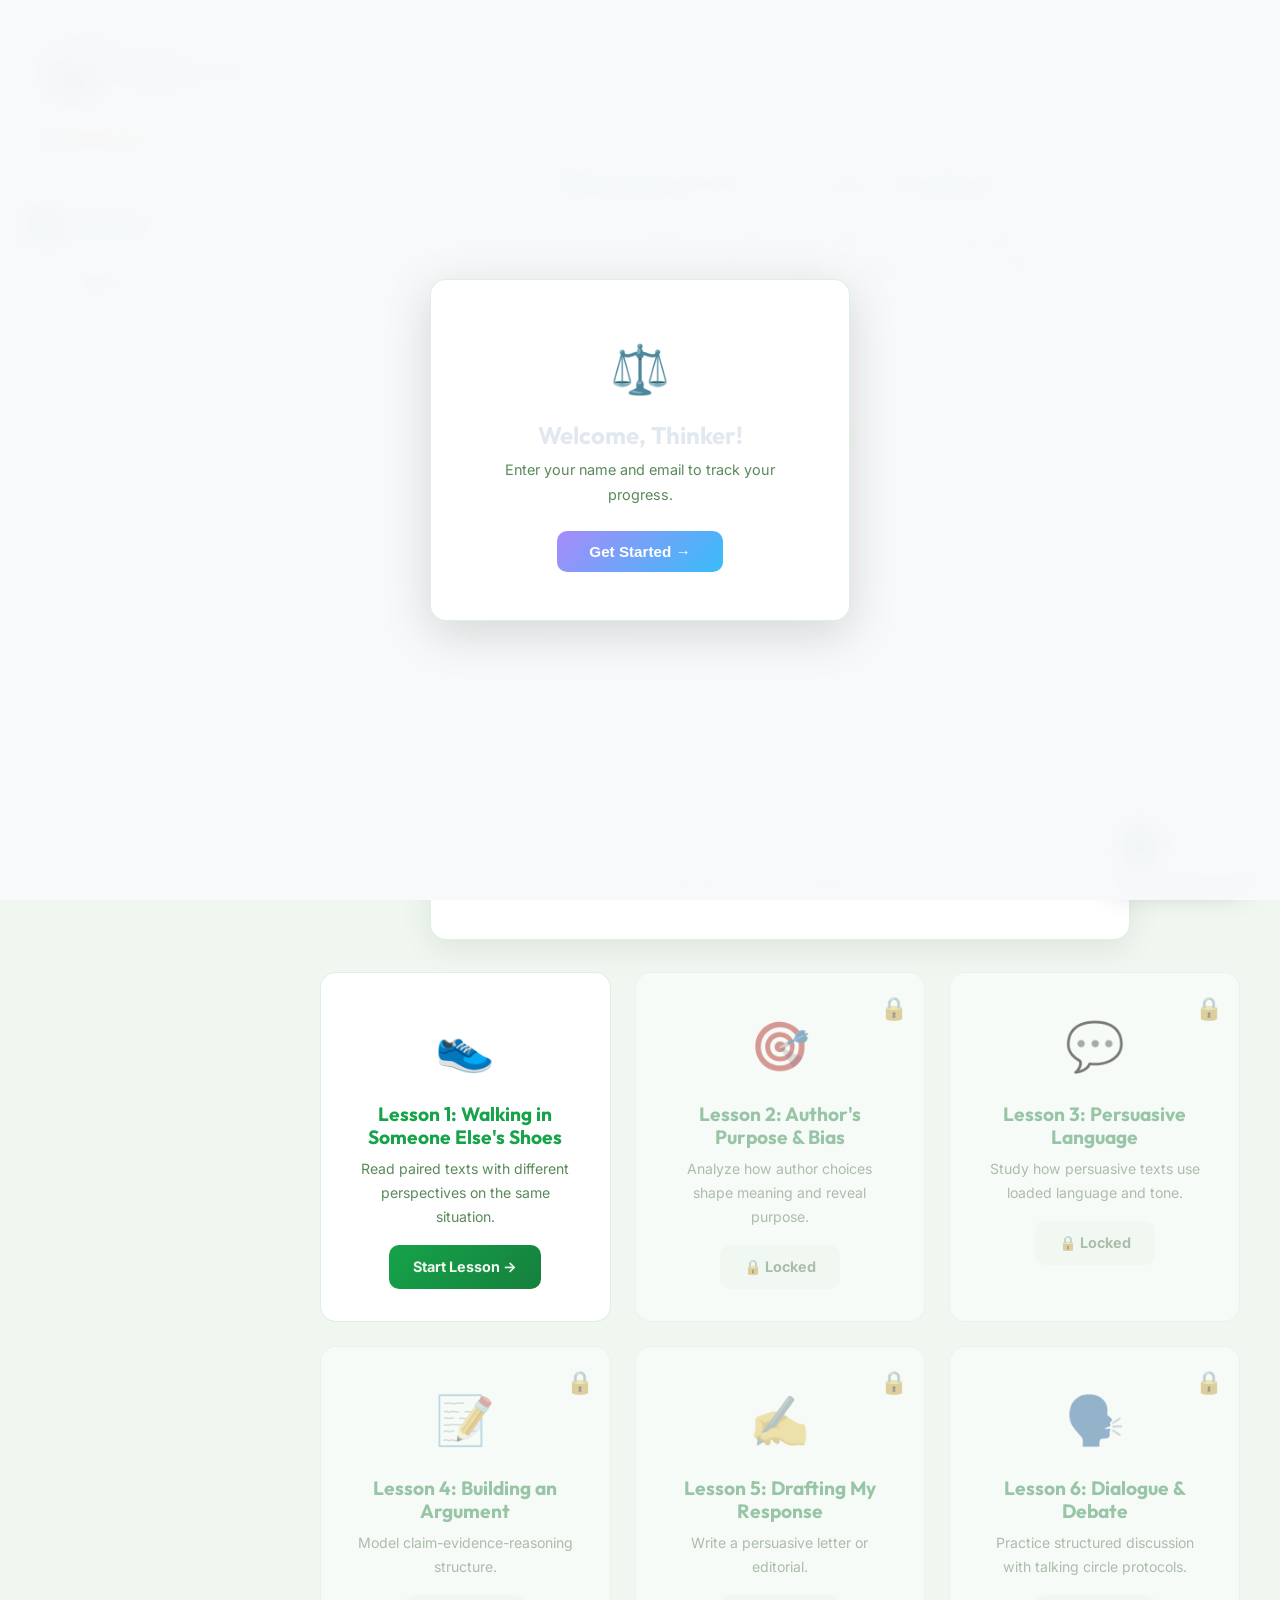
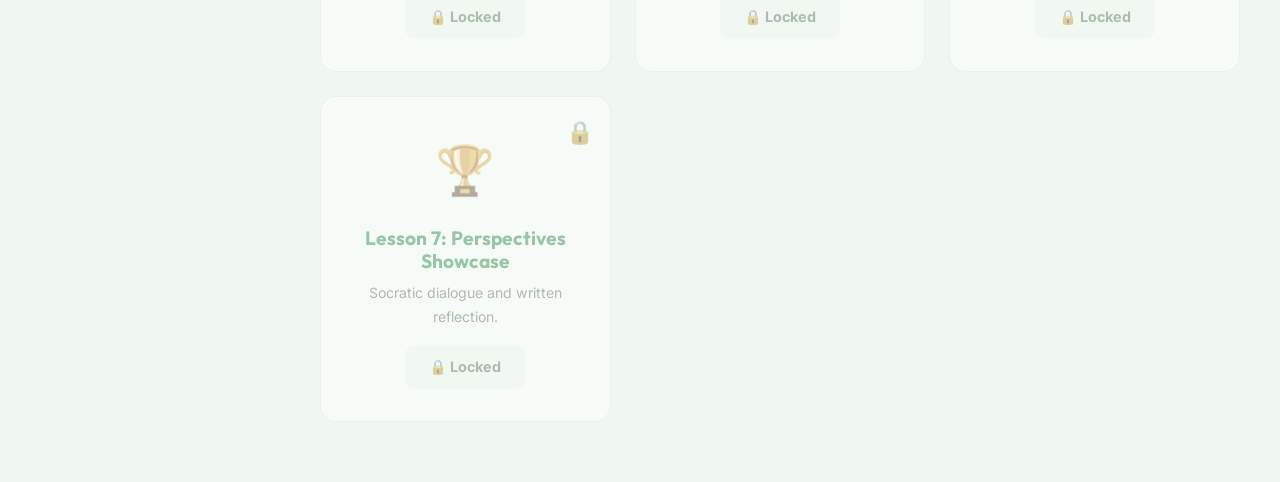
<file: ela/unit-4-perspectives/index.html>
<!DOCTYPE html>
<html lang="en">
<head>
  <meta charset="UTF-8">
  <meta name="viewport" content="width=device-width, initial-scale=1.0">
  <title>Unit 4: Perspectives and Justice — Grade 6 ELA</title>
  <meta name="description" content="Examine how different perspectives shape understanding of issues. Compare viewpoints, write persuasive responses, and participate in respectful dialogue.">
  <link href="https://fonts.googleapis.com/css2?family=Inter:wght@400;500;600;700;800&family=Outfit:wght@700;800&display=swap" rel="stylesheet">
  <link rel="stylesheet" href="../../shared.css">
</head>
<body data-unit-key="ela-u4">
  <div class="signin-overlay" id="signinOverlay"><div class="signin-card"><div style="font-size:3rem;margin-bottom:12px">⚖️</div><h2>Welcome, Thinker!</h2><p>Enter your name and email to track your progress.</p><button class="signin-btn" onclick="googleSignIn()">Get Started →</button></div></div>
  <div class="overlay" id="overlay" onclick="toggleSidebar()"></div>

  <aside class="sidebar" id="sidebar">
    <img src="../../assets/hpln-logo.png" alt="HPLN" class="sidebar-brand">
    <div class="logo"><div><h2 style="color:#f59e0b">⚖️ Perspectives</h2><span>Grade 6 ELA &bull; Unit 4</span></div></div>
    <div class="nav-item active" data-page="home" onclick="goTo('home')"><div class="nav-num"><span>🏠</span></div> Unit Home</div>
    <div class="nav-item" data-page="lesson1" onclick="goTo('lesson1')"><div class="nav-num"><span>1</span></div> Walking in Shoes</div>
    <div class="nav-item locked" data-page="lesson1-quiz" onclick="goTo('lesson1-quiz')"><div class="nav-num"><span>📝</span></div> Lesson 1 Quiz</div>
    <div class="nav-item locked" data-page="lesson2" onclick="goTo('lesson2')"><div class="nav-num"><span>2</span></div> Author's Purpose</div>
    <div class="nav-item locked" data-page="lesson2-quiz" onclick="goTo('lesson2-quiz')"><div class="nav-num"><span>📝</span></div> Lesson 2 Quiz</div>
    <div class="nav-item locked" data-page="lesson3" onclick="goTo('lesson3')"><div class="nav-num"><span>3</span></div> Persuasive Language</div>
    <div class="nav-item locked" data-page="lesson4" onclick="goTo('lesson4')"><div class="nav-num"><span>4</span></div> Building Arguments</div>
    <div class="nav-item locked" data-page="lesson5" onclick="goTo('lesson5')"><div class="nav-num"><span>5</span></div> Drafting Response</div>
    <div class="nav-item locked" data-page="lesson6" onclick="goTo('lesson6')"><div class="nav-num"><span>6</span></div> Dialogue &amp; Debate</div>
    <div class="nav-item locked" data-page="lesson7" onclick="goTo('lesson7')"><div class="nav-num"><span>7</span></div> Perspectives Showcase</div>
    <div style="margin-top:24px;border-top:1px solid var(--border);padding-top:16px"><a href="../index.html" class="back-to-units">← All ELA Units</a></div>
    <div id="teacherNav" style="display:none;margin-top:16px;border-top:1px solid var(--border);padding-top:16px"><div class="nav-item" data-page="teacher" onclick="goTo('teacher')"><div class="nav-num"><span>📊</span></div> Teacher Dashboard</div></div>
  </aside>

  <main class="main">
    <div class="topbar"><button class="menu-btn" onclick="toggleSidebar()">☰</button><div class="top-actions"><span id="studentDisplay" style="font-size:.85rem;color:var(--text3)"></span><div class="progress-bar-wrap"><div class="progress-bar-fill" id="unitProgressFill"></div></div><button class="theme-btn" id="themeBtn" onclick="toggleTheme()">☀️ Light</button></div></div>

    <!-- HOME -->
    <div class="lesson-page active" id="page-home">
      <div class="welcome"><h1>Perspectives and Justice</h1><p>Examine how different perspectives shape how we understand issues, events, and each other. Compare viewpoints, discuss ideas, and write persuasive responses.</p></div>
      <div class="glass-card" style="text-align:center;max-width:700px;margin:0 auto">
        <h3 style="color:var(--accent);margin-bottom:8px">🎯 Essential Question</h3>
        <p style="font-size:1.05rem;color:var(--text2);font-style:italic">"How do different perspectives shape how we understand issues, events, and each other?"</p>
        <p style="font-size:.85rem;color:var(--text3);margin-top:12px"><strong>Culminating Task:</strong> Write a persuasive response and participate in a Socratic dialogue.</p>
      </div>
      <div class="glass-card" style="max-width:700px;margin:20px auto 0">
        <h3 style="color:var(--accent);margin-bottom:8px">✅ Mastery Checklist</h3>
        <ul class="success-criteria">
          <li>I can identify and compare different perspectives in texts</li>
          <li>I can explain how an author's purpose and viewpoint shape a text</li>
          <li>I can use persuasive language techniques intentionally</li>
          <li>I can write a persuasive response with a clear claim, evidence, and reasoning</li>
          <li>I can participate in respectful dialogue, building on others' ideas</li>
          <li>I can reflect on how my own perspective has developed</li>
        </ul>
      </div>
      <div class="home-grid">
        <div class="lesson-card" onclick="goTo('lesson1')"><span class="card-icon">👟</span><h3>Lesson 1: Walking in Someone Else's Shoes</h3><p>Read paired texts with different perspectives on the same situation.</p><div class="card-btn">Start Lesson →</div></div>
        <div class="lesson-card locked" id="homeLesson2"><span class="card-icon">🎯</span><h3>Lesson 2: Author's Purpose &amp; Bias</h3><p>Analyze how author choices shape meaning and reveal purpose.</p><div class="card-btn">🔒 Locked</div></div>
        <div class="lesson-card locked" id="homeLesson3"><span class="card-icon">💬</span><h3>Lesson 3: Persuasive Language</h3><p>Study how persuasive texts use loaded language and tone.</p><div class="card-btn">🔒 Locked</div></div>
        <div class="lesson-card locked"><span class="card-icon">📝</span><h3>Lesson 4: Building an Argument</h3><p>Model claim-evidence-reasoning structure.</p><div class="card-btn">🔒 Locked</div></div>
        <div class="lesson-card locked"><span class="card-icon">✍️</span><h3>Lesson 5: Drafting My Response</h3><p>Write a persuasive letter or editorial.</p><div class="card-btn">🔒 Locked</div></div>
        <div class="lesson-card locked"><span class="card-icon">🗣️</span><h3>Lesson 6: Dialogue &amp; Debate</h3><p>Practice structured discussion with talking circle protocols.</p><div class="card-btn">🔒 Locked</div></div>
        <div class="lesson-card locked"><span class="card-icon">🏆</span><h3>Lesson 7: Perspectives Showcase</h3><p>Socratic dialogue and written reflection.</p><div class="card-btn">🔒 Locked</div></div>
      </div>
    </div>

    <!-- LESSON 1 -->
    <div class="lesson-page" id="page-lesson1">
      <div class="lesson-header"><div class="lesson-num">Lesson 1</div><h1 class="lesson-title">Walking in Someone Else's Shoes</h1><p class="lesson-subtitle">Read paired texts showing different perspectives on the same situation. Learn to identify and compare viewpoints.</p></div>
      <div class="glass-card">
        <h3 class="section-title"><span class="icon">🎯</span> Learning Targets</h3>
        <ul class="success-criteria">
          <li>I can identify and compare different perspectives in texts.</li>
          <li>I can explain why different people might see the same situation differently.</li>
          <li>I can use text evidence to support my understanding of a perspective.</li>
        </ul>
        <div style="margin-top:12px"><span class="outcome-tag">Perspective</span><span class="outcome-tag">Comparison</span><span class="outcome-tag">Empathy</span></div>
        <div class="vocab-glossary" style="margin-top:12px">
          <span class="vocab-chip">Perspective <span class="vocab-def">A person's point of view — how they see and interpret the world, shaped by their experience and background.</span></span>
          <span class="vocab-chip">Bias <span class="vocab-def">A tendency to favour one viewpoint over another, sometimes unfairly.</span></span>
          <span class="vocab-chip">Empathy <span class="vocab-def">The ability to understand and share the feelings of another person.</span></span>
          <span class="vocab-chip">Viewpoint <span class="vocab-def">The position from which someone observes or considers something.</span></span>
        </div>
      </div>

      <div class="glass-card"><h3 class="section-title"><span class="icon">🎬</span> Watch: Understanding Perspectives</h3><div class="video-label">📺 Educational Video — Perspectives (4 min)</div><div class="video-wrap"><iframe src="https://www.youtube.com/embed/GKuI_USYbok" title="Perspectives" allow="accelerometer;autoplay;clipboard-write;encrypted-media;gyroscope;picture-in-picture" allowfullscreen loading="lazy"></iframe></div></div>

      <div class="glass-card content">
        <h3 class="section-title"><span class="icon">📖</span> Read: Two Perspectives on the Same Event</h3>
        <p>The school board has announced that the old community garden next to Riverside School will be removed to build a new parking lot. Read what two different people think about this decision.</p>

        <h4 style="color:var(--accent);margin:20px 0 10px">Perspective A: The School Board Chair</h4>
        <div class="glass-card" style="background:var(--card2);padding:20px;border-left:3px solid #f59e0b">
          <p style="font-style:italic;color:var(--text2)">"We need the parking lot. Every morning, parents circle the block looking for a spot, creating traffic jams that make the intersection unsafe. The garden is lovely, but safety comes first. We'll plant a few trees in the new lot to keep some green space."</p>
        </div>
        <h4 style="color:var(--accent);margin:20px 0 10px">Perspective B: A Community Elder</h4>
        <div class="glass-card" style="background:var(--card2);padding:20px;border-left:3px solid #10b981">
          <p style="font-style:italic;color:var(--text2)">"This garden has been here for thirty years. Kids learn to grow food here. Families gather here. My grandmother helped plant the first tomatoes. You can't replace that with a few trees in a parking lot. There must be another way to solve the traffic problem without destroying what connects us to this place."</p>
        </div>

        <div class="key-point"><p><strong>Key Insight:</strong> Both people care about the community — but their experiences lead them to different conclusions. Understanding both perspectives doesn't mean agreeing with both. It means seeing <em>why</em> each person thinks the way they do.</p></div>
      </div>

      <div class="pause-check"><h4>⏸️ Pause and Check</h4><p>What does each person <strong>value most</strong>? What <strong>evidence</strong> does each use?</p><button class="reveal-btn" onclick="revealAnswer(this)">👀 Reveal Answer</button><div class="reveal-answer"><p><strong>Chair:</strong> Values safety — uses evidence about traffic jams and unsafe intersections. <strong>Elder:</strong> Values community connection and history — uses evidence about thirty years of learning, gathering, and cultural roots.</p></div></div>

      <div class="activity-section" id="l1-act1-section">
        <div class="activity-header"><span class="act-num">Activity 1</span><h3 class="section-title" style="margin:0"><span class="icon">⚖️</span> Who Said It?</h3></div>
        <p style="color:var(--text2);margin-bottom:16px">Sort each statement: does it belong to <strong>Perspective A</strong> (School Board Chair) or <strong>Perspective B</strong> (Community Elder)?</p>
        <div id="l1-act1-area">
          <div class="sort-items" id="act1-items"></div>
          <div class="sort-zones" style="margin-top:16px">
            <div class="sort-zone" id="act1-zone-a"><div class="zone-title">🅰️ School Board Chair</div><div id="act1-a-items"></div></div>
            <div class="sort-zone" id="act1-zone-b"><div class="zone-title">🅱️ Community Elder</div><div id="act1-b-items"></div></div>
          </div>
          <div class="activity-score" id="act1-score" style="display:none"><div class="score-number" id="act1-score-num"></div><p id="act1-score-msg"></p></div>
        </div>
      </div>

      <div class="activity-section" id="l1-act2-section">
        <div class="activity-header"><span class="act-num">Activity 2</span><h3 class="section-title" style="margin:0"><span class="icon">✍️</span> A Third Perspective</h3></div>
        <p style="color:var(--text2);margin-bottom:16px">Imagine you are a <strong>Grade 6 student at Riverside School</strong>. Write your perspective on the garden vs. parking lot decision. What would you value? What solution might you suggest?</p>
        <div class="constructed-response">
          <h4>Your Perspective</h4>
          <textarea id="l1-cr" placeholder="As a student at Riverside School, I think...&#10;&#10;What matters most to me is...&#10;&#10;A possible solution could be..." rows="6"></textarea>
          <ul class="cr-checklist"><li><label><input type="checkbox"> I stated my perspective clearly</label></li><li><label><input type="checkbox"> I explained what I value and why</label></li><li><label><input type="checkbox"> I acknowledged at least one other viewpoint</label></li></ul>
          <div style="display:flex;gap:8px;margin-top:12px"><button class="activity-btn" onclick="saveCR()">💾 Save</button><button class="activity-btn secondary" onclick="submitAct2()">✅ Mark Complete</button></div>
          <p id="l1-cr-status" style="color:var(--accent);font-size:.85rem;margin-top:8px"></p>
        </div>
      </div>

      <div class="glass-card" style="text-align:center;margin-top:32px"><p id="l1-gate-msg" style="font-size:.9rem;color:var(--text3);margin-bottom:12px">🔒 Complete both activities to unlock the quiz.</p><button class="nav-btn primary" id="l1-quiz-btn" disabled style="opacity:.5;cursor:not-allowed" onclick="goTo('lesson1-quiz')">📝 Take the Quiz</button></div>
      <div class="reflection-box"><h3>🪞 Reflection</h3><p style="color:var(--text3);font-size:.88rem;margin-bottom:12px">Think of a time when you disagreed with someone. What was their perspective? Did understanding it change how you felt?</p><textarea id="reflectionText" placeholder="Write your reflection here..." rows="3"></textarea><button class="activity-btn secondary" style="margin-top:8px" onclick="saveReflection()">💾 Save Reflection</button></div>
    </div>

    <div class="lesson-page" id="page-lesson1-quiz"><div class="lesson-header"><div class="lesson-num">Lesson 1 Quiz</div><h1 class="lesson-title">Walking in Someone Else's Shoes</h1><p class="lesson-subtitle">80% or higher to unlock Lesson 2.</p></div><div id="quiz1-area"></div></div>

    <div class="lesson-page" id="page-lesson2"><div class="welcome"><h1>🎯 Author's Purpose, Bias, and Voice</h1><p>Analyze how authors' choices shape meaning and reveal whose voices are centred or absent.</p><p style="color:var(--text3);margin-top:12px"><em>Coming soon.</em></p></div></div>
    <div class="lesson-page" id="page-lesson2-quiz"><div class="welcome"><h1>📝 Lesson 2 Quiz</h1><p>Coming soon.</p></div></div>
    <div class="lesson-page" id="page-lesson3"><div class="welcome"><h1>💬 Persuasive Vocabulary and Tone</h1><p>Study loaded language, rhetorical devices, and persuasive word choice.</p><p style="color:var(--text3);margin-top:12px"><em>Coming soon.</em></p></div></div>
    <div class="lesson-page" id="page-lesson4"><div class="welcome"><h1>📝 Building an Argument</h1><p>Model claim-evidence-reasoning structure for a community issue.</p><p style="color:var(--text3);margin-top:12px"><em>Coming soon.</em></p></div></div>
    <div class="lesson-page" id="page-lesson5"><div class="welcome"><h1>✍️ Drafting My Persuasive Response</h1><p>Write a persuasive letter or editorial with claim, evidence, and reasoning.</p><p style="color:var(--text3);margin-top:12px"><em>Coming soon.</em></p></div></div>
    <div class="lesson-page" id="page-lesson6"><div class="welcome"><h1>🗣️ Respectful Dialogue and Debate</h1><p>Practice structured dialogue including talking circle protocols.</p><p style="color:var(--text3);margin-top:12px"><em>Coming soon.</em></p></div></div>
    <div class="lesson-page" id="page-lesson7"><div class="welcome"><h1>🏆 Perspectives Showcase</h1><p>Socratic dialogue or mini-debate and written reflection.</p><p style="color:var(--text3);margin-top:12px"><em>Coming soon.</em></p></div></div>

    <div class="lesson-page" id="page-teacher"><div class="lesson-header"><h1 class="lesson-title">📊 Teacher Dashboard</h1></div><div class="glass-card"><h3 class="section-title"><span class="icon">📋</span> Grade Records</h3><div id="teacherGrades"></div><div class="export-btns"><button class="activity-btn" onclick="exportCSV()">📥 Export CSV</button><button class="activity-btn secondary" onclick="exportJSON()">📥 Export JSON</button><button class="activity-btn secondary" onclick="clearGrades()">🗑️ Clear Data</button></div></div></div>
  </main>

  <script src="../../shared.js"></script>
  <script>
    const lockMap={'lesson1-quiz':'g6-ela-u4-l1-gate','lesson2':'g6-ela-u4-lesson1-passed','lesson2-quiz':'g6-ela-u4-l2-gate','lesson3':'g6-ela-u4-lesson2-passed','lesson4':'g6-ela-u4-lesson3-passed','lesson5':'g6-ela-u4-lesson4-passed','lesson6':'g6-ela-u4-lesson5-passed','lesson7':'g6-ela-u4-lesson6-passed'};
    actComplete={l1:{act1:false,act2:false}};

    const act1Data=[
      {text:'Safety comes first — we need to reduce traffic.',answer:'a'},
      {text:'This garden has been here for thirty years.',answer:'b'},
      {text:'We\'ll plant a few trees in the new lot.',answer:'a'},
      {text:'Kids learn to grow food here.',answer:'b'},
      {text:'Parents circle the block creating traffic jams.',answer:'a'},
      {text:'My grandmother helped plant the first tomatoes.',answer:'b'}
    ];
    let act1Score=0,act1Total=act1Data.length,act1Answered=0,selectedItem=null;

    function initAct1(){if(isActivityDone(1,'act1')){document.getElementById('l1-act1-area').innerHTML='<div class="activity-score"><div class="score-number">✅</div><p>Activity completed!</p></div>';return;}const items=document.getElementById('act1-items');items.innerHTML='';act1Data.forEach((item,i)=>{const el=document.createElement('div');el.className='sort-item';el.textContent=item.text;el.dataset.idx=i;el.onclick=()=>selectAct1Item(el,i);items.appendChild(el);});}
    function selectAct1Item(el,idx){if(el.classList.contains('placed'))return;document.querySelectorAll('#act1-items .sort-item').forEach(s=>s.classList.remove('selected'));el.classList.add('selected');selectedItem=idx;document.getElementById('act1-zone-a').onclick=()=>placeAct1Item(idx,'a');document.getElementById('act1-zone-b').onclick=()=>placeAct1Item(idx,'b');}
    function placeAct1Item(idx,zone){if(selectedItem===null)return;const item=act1Data[idx];const correct=item.answer===zone;if(correct)act1Score++;act1Answered++;const placed=document.createElement('div');placed.className='sorted-item '+(correct?'correct':'wrong');placed.textContent=(correct?'✅ ':'❌ ')+item.text;document.getElementById(`act1-${zone}-items`).appendChild(placed);const src=document.querySelector(`#act1-items .sort-item[data-idx="${idx}"]`);if(src){src.classList.add('placed');src.classList.remove('selected');}selectedItem=null;if(act1Answered>=act1Total){document.getElementById('act1-score').style.display='block';document.getElementById('act1-score-num').textContent=`${act1Score}/${act1Total}`;document.getElementById('act1-score-msg').textContent=act1Score>=4?'Great perspective analysis!':'Keep practicing!';markActivityDone(1,'act1',act1Score,act1Total);}}

    function saveCR(){const el=document.getElementById('l1-cr');if(el){localStorage.setItem('g6-ela-u4-l1-cr',el.value);document.getElementById('l1-cr-status').textContent='✅ Saved!';setTimeout(()=>document.getElementById('l1-cr-status').textContent='',3000);}}
    function submitAct2(){const el=document.getElementById('l1-cr');if(!el||el.value.trim().length<20){alert('Write at least a few sentences.');return;}saveCR();markActivityDone(1,'act2',1,1);document.getElementById('l1-cr-status').textContent='✅ Complete!';}

    const quizBanks={quiz1:{primary:[
      {q:'A perspective is:',opts:['A fact','A person\'s point of view shaped by their experiences','A type of text','A writing style'],ans:1,outcome:'Perspective',explain:'A perspective is how someone sees and interprets the world, shaped by their background.'},
      {q:'In the paired texts, what does the School Board Chair value most?',opts:['History','Student safety and traffic flow','Gardening','Community traditions'],ans:1,outcome:'Comparison',explain:'The Chair prioritizes safety — traffic jams and unsafe intersections are their main concerns.'},
      {q:'The Community Elder uses which type of evidence?',opts:['Statistics','Personal and community history','Scientific data','Legal documents'],ans:1,outcome:'Comparison',explain:'The Elder draws on personal memory and community connection spanning thirty years.'},
      {q:'Understanding perspectives means:',opts:['Agreeing with everyone','Seeing why each person thinks the way they do','Ignoring other viewpoints','Always changing your mind'],ans:1,outcome:'Empathy',explain:'Understanding perspectives means comprehending the reasoning behind each viewpoint, not necessarily agreeing.'},
      {q:'Bias is:',opts:['A balanced view','A tendency to favour one viewpoint, sometimes unfairly','A type of paragraph','A discussion skill'],ans:1,outcome:'Perspective',explain:'Bias means leaning toward one side, sometimes without considering the full picture.'}
    ],replacement:{0:null,1:null,2:null,3:{q:'Empathy in reading means:',opts:['Speed reading','Understanding and sharing another person\'s feelings','Finding the main idea','Memorizing vocabulary'],ans:1,outcome:'Empathy',explain:'Empathy is putting yourself in someone else\'s shoes to understand their experience.'},4:null},
    remediation:{'Perspective':{video:'https://www.youtube.com/embed/GKuI_USYbok',questions:[{q:'Perspectives differ because:',opts:['People read different books','People have different experiences and values','Everyone is wrong','Only one view is correct'],ans:1,explain:'Different experiences, backgrounds, and values lead people to see the same situation differently.'}]},'Comparison':{video:'https://www.youtube.com/embed/GKuI_USYbok',questions:[{q:'Comparing perspectives helps you:',opts:['Pick the winner','Understand the complexity of an issue','Avoid thinking','Copy someone\'s opinion'],ans:1,explain:'Comparing perspectives reveals that issues are complex and have multiple valid sides.'}]},'Empathy':{video:'https://www.youtube.com/embed/GKuI_USYbok',questions:[{q:'Showing empathy means:',opts:['Ignoring differences','Trying to understand how someone else feels','Always agreeing','Giving advice'],ans:1,explain:'Empathy is the effort to understand and share another person\'s feelings and perspective.'}]}}}};

    function updateProgress(){const total=7;let passed=0;for(let i=1;i<=total;i++){if(localStorage.getItem(`g6-ela-u4-lesson${i}-passed`)){passed++;document.querySelectorAll(`.nav-item[data-page="lesson${i}"]`).forEach(n=>n.classList.add('completed'));}}const fill=document.getElementById('unitProgressFill');if(fill)fill.style.width=Math.round(passed/total*100)+'%';}
    function onPageLoad(page){if(page==='lesson1'){initAct1();const cr=document.getElementById('l1-cr');if(cr)cr.value=localStorage.getItem('g6-ela-u4-l1-cr')||'';}if(page==='lesson1-quiz')initQuiz('quiz1',quizBanks);if(page==='teacher')renderTeacherDashboard();}
    document.addEventListener('DOMContentLoaded',()=>{updateProgress();initAct1();const cr=document.getElementById('l1-cr');if(cr)cr.value=localStorage.getItem('g6-ela-u4-l1-cr')||'';});
  </script>
</body>
</html>
</file>
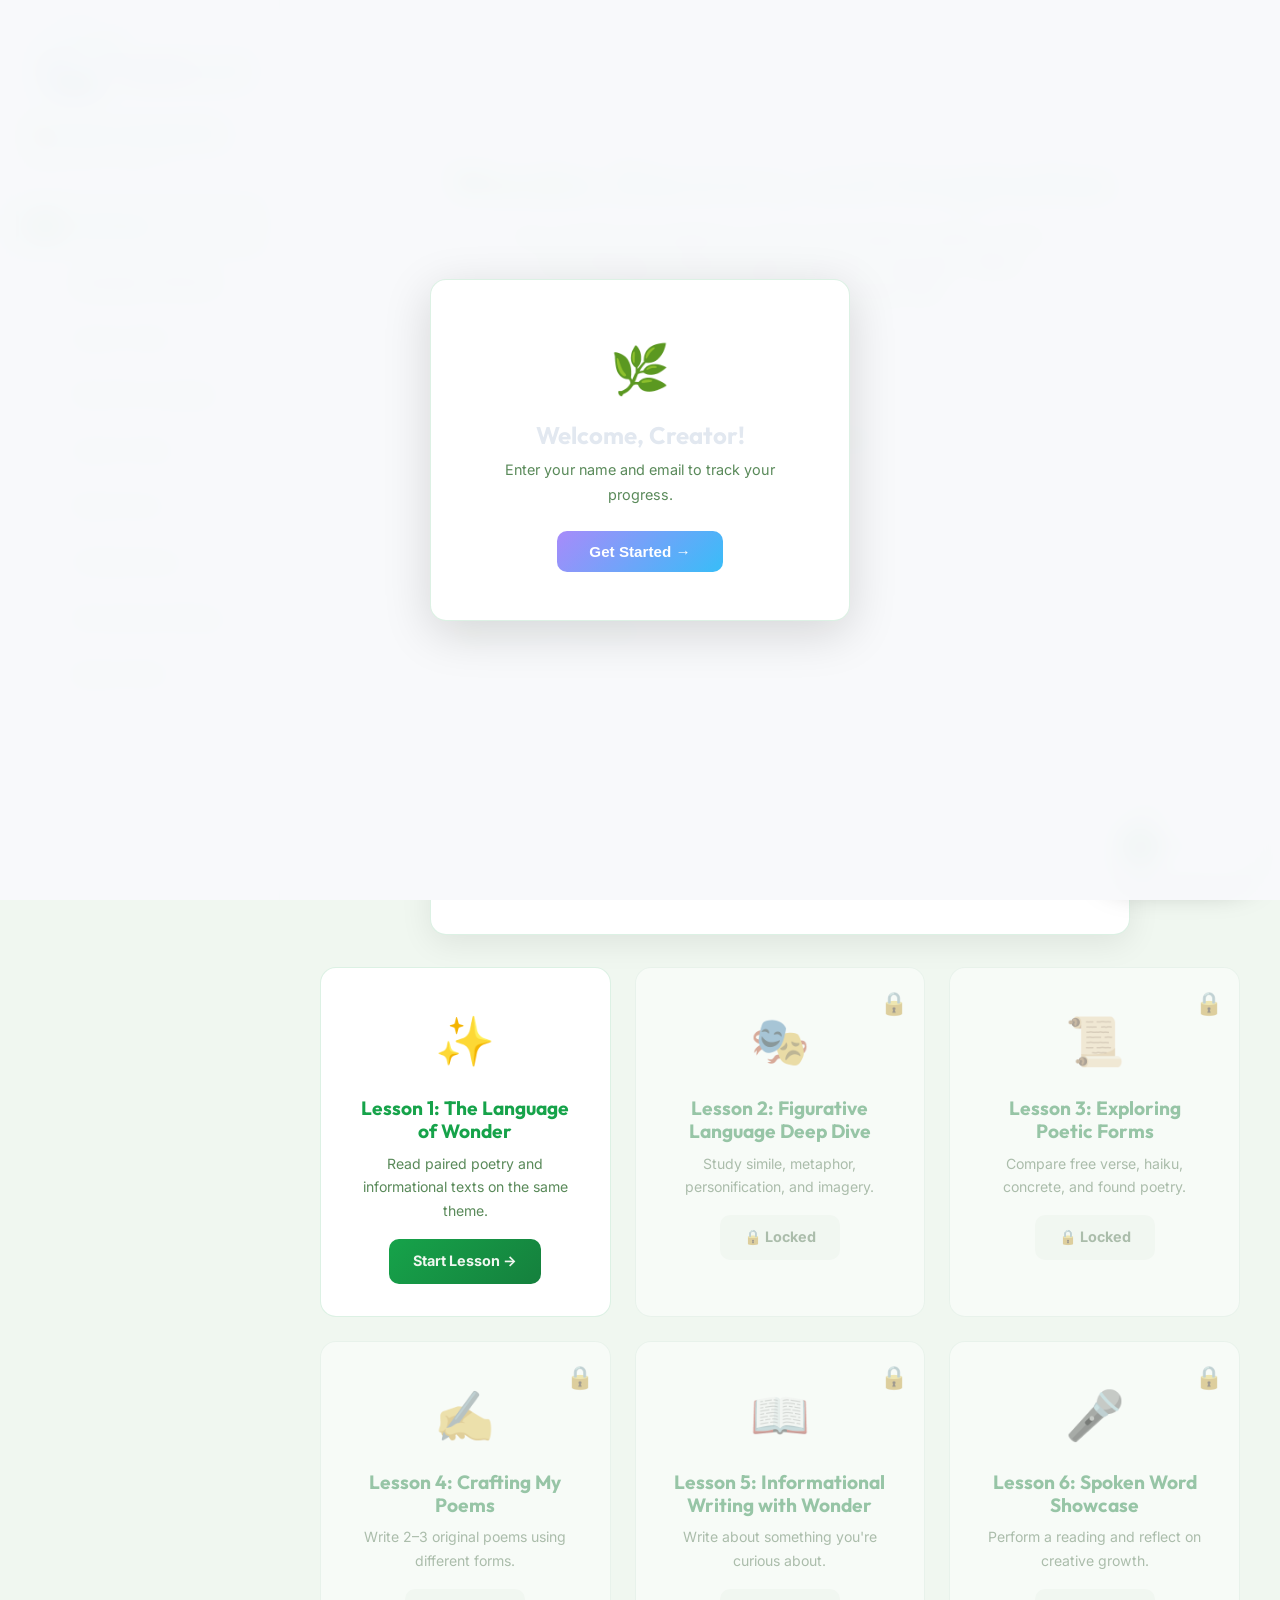
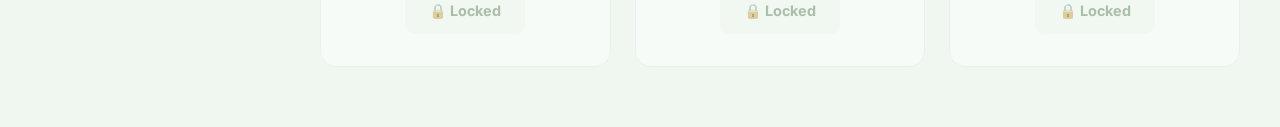
<file: ela/unit-5-wonder/index.html>
<!DOCTYPE html>
<html lang="en">
<head>
  <meta charset="UTF-8">
  <meta name="viewport" content="width=device-width, initial-scale=1.0">
  <title>Unit 5: Wonder, Discovery, and Imagination — Grade 6 ELA</title>
  <meta name="description" content="Use curiosity and creativity to connect poetry, informational reading, and imaginative thinking. Explore figurative language and original expression.">
  <link href="https://fonts.googleapis.com/css2?family=Inter:wght@400;500;600;700;800&family=Outfit:wght@700;800&display=swap" rel="stylesheet">
  <link rel="stylesheet" href="../../shared.css">
</head>
<body data-unit-key="ela-u5">
  <div class="signin-overlay" id="signinOverlay"><div class="signin-card"><div style="font-size:3rem;margin-bottom:12px">🌿</div><h2>Welcome, Creator!</h2><p>Enter your name and email to track your progress.</p><button class="signin-btn" onclick="googleSignIn()">Get Started →</button></div></div>
  <div class="overlay" id="overlay" onclick="toggleSidebar()"></div>

  <aside class="sidebar" id="sidebar">
    <img src="../../assets/hpln-logo.png" alt="HPLN" class="sidebar-brand">
    <div class="logo"><div><h2 style="color:#10b981">🌿 Wonder &amp; Imagination</h2><span>Grade 6 ELA &bull; Unit 5</span></div></div>
    <div class="nav-item active" data-page="home" onclick="goTo('home')"><div class="nav-num"><span>🏠</span></div> Unit Home</div>
    <div class="nav-item" data-page="lesson1" onclick="goTo('lesson1')"><div class="nav-num"><span>1</span></div> Language of Wonder</div>
    <div class="nav-item locked" data-page="lesson1-quiz" onclick="goTo('lesson1-quiz')"><div class="nav-num"><span>📝</span></div> Lesson 1 Quiz</div>
    <div class="nav-item locked" data-page="lesson2" onclick="goTo('lesson2')"><div class="nav-num"><span>2</span></div> Figurative Language</div>
    <div class="nav-item locked" data-page="lesson2-quiz" onclick="goTo('lesson2-quiz')"><div class="nav-num"><span>📝</span></div> Lesson 2 Quiz</div>
    <div class="nav-item locked" data-page="lesson3" onclick="goTo('lesson3')"><div class="nav-num"><span>3</span></div> Poetic Forms</div>
    <div class="nav-item locked" data-page="lesson4" onclick="goTo('lesson4')"><div class="nav-num"><span>4</span></div> Crafting Poems</div>
    <div class="nav-item locked" data-page="lesson5" onclick="goTo('lesson5')"><div class="nav-num"><span>5</span></div> Informational Writing</div>
    <div class="nav-item locked" data-page="lesson6" onclick="goTo('lesson6')"><div class="nav-num"><span>6</span></div> Spoken Word</div>
    <div style="margin-top:24px;border-top:1px solid var(--border);padding-top:16px"><a href="../index.html" class="back-to-units">← All ELA Units</a></div>
    <div id="teacherNav" style="display:none;margin-top:16px;border-top:1px solid var(--border);padding-top:16px"><div class="nav-item" data-page="teacher" onclick="goTo('teacher')"><div class="nav-num"><span>📊</span></div> Teacher Dashboard</div></div>
  </aside>

  <main class="main">
    <div class="topbar"><button class="menu-btn" onclick="toggleSidebar()">☰</button><div class="top-actions"><span id="studentDisplay" style="font-size:.85rem;color:var(--text3)"></span><div class="progress-bar-wrap"><div class="progress-bar-fill" id="unitProgressFill"></div></div><button class="theme-btn" id="themeBtn" onclick="toggleTheme()">☀️ Light</button></div></div>

    <!-- HOME -->
    <div class="lesson-page active" id="page-home">
      <div class="welcome"><h1>Wonder, Discovery, and Imagination</h1><p>Use curiosity and creativity to connect informational reading, poetry, and imaginative thinking. Explore figurative language, original expression, and the joy of language itself.</p></div>
      <div class="glass-card" style="text-align:center;max-width:700px;margin:0 auto">
        <h3 style="color:var(--accent);margin-bottom:8px">🎯 Essential Question</h3>
        <p style="font-size:1.05rem;color:var(--text2);font-style:italic">"How can curiosity and creativity help us see the world in new ways?"</p>
        <p style="font-size:.85rem;color:var(--text3);margin-top:12px"><strong>Culminating Task:</strong> Create a poetry + informational mini-collection and perform a spoken word reading.</p>
      </div>
      <div class="glass-card" style="max-width:700px;margin:20px auto 0">
        <h3 style="color:var(--accent);margin-bottom:8px">✅ Mastery Checklist</h3>
        <ul class="success-criteria">
          <li>I can use comprehension strategies to understand poetry and informational texts</li>
          <li>I can identify different poetic forms and explain how form affects meaning</li>
          <li>I can use figurative language intentionally in my writing</li>
          <li>I can write original poems and informational text about a topic of wonder</li>
          <li>I can explain how poetry and informational text connect</li>
          <li>I can deliver a spoken word performance expressively</li>
        </ul>
      </div>
      <div class="home-grid">
        <div class="lesson-card" onclick="goTo('lesson1')"><span class="card-icon">✨</span><h3>Lesson 1: The Language of Wonder</h3><p>Read paired poetry and informational texts on the same theme.</p><div class="card-btn">Start Lesson →</div></div>
        <div class="lesson-card locked" id="homeLesson2"><span class="card-icon">🎭</span><h3>Lesson 2: Figurative Language Deep Dive</h3><p>Study simile, metaphor, personification, and imagery.</p><div class="card-btn">🔒 Locked</div></div>
        <div class="lesson-card locked" id="homeLesson3"><span class="card-icon">📜</span><h3>Lesson 3: Exploring Poetic Forms</h3><p>Compare free verse, haiku, concrete, and found poetry.</p><div class="card-btn">🔒 Locked</div></div>
        <div class="lesson-card locked"><span class="card-icon">✍️</span><h3>Lesson 4: Crafting My Poems</h3><p>Write 2–3 original poems using different forms.</p><div class="card-btn">🔒 Locked</div></div>
        <div class="lesson-card locked"><span class="card-icon">📖</span><h3>Lesson 5: Informational Writing with Wonder</h3><p>Write about something you're curious about.</p><div class="card-btn">🔒 Locked</div></div>
        <div class="lesson-card locked"><span class="card-icon">🎤</span><h3>Lesson 6: Spoken Word Showcase</h3><p>Perform a reading and reflect on creative growth.</p><div class="card-btn">🔒 Locked</div></div>
      </div>
    </div>

    <!-- LESSON 1 -->
    <div class="lesson-page" id="page-lesson1">
      <div class="lesson-header"><div class="lesson-num">Lesson 1</div><h1 class="lesson-title">The Language of Wonder</h1><p class="lesson-subtitle">Read a poem and an informational text on the same theme. Use comprehension strategies for both genres and discover how they create wonder differently.</p></div>
      <div class="glass-card">
        <h3 class="section-title"><span class="icon">🎯</span> Learning Targets</h3>
        <ul class="success-criteria">
          <li>I can use comprehension strategies to understand and respond to both poetry and informational text.</li>
          <li>I can compare how a poem and an informational text explore the same theme.</li>
          <li>I can identify how each text type creates a sense of wonder.</li>
        </ul>
        <div style="margin-top:12px"><span class="outcome-tag">Comprehension</span><span class="outcome-tag">Poetry</span><span class="outcome-tag">Informational Text</span></div>
        <div class="vocab-glossary" style="margin-top:12px">
          <span class="vocab-chip">Figurative Language <span class="vocab-def">Words or phrases that mean something different from their literal meaning — used to create images or emphasis.</span></span>
          <span class="vocab-chip">Imagery <span class="vocab-def">Descriptive language that appeals to the senses — sight, sound, touch, taste, or smell.</span></span>
          <span class="vocab-chip">Tone <span class="vocab-def">The feeling or attitude conveyed by a text — such as curious, peaceful, urgent, or playful.</span></span>
          <span class="vocab-chip">Stanza <span class="vocab-def">A group of lines in a poem, similar to a paragraph in prose.</span></span>
        </div>
      </div>

      <div class="glass-card"><h3 class="section-title"><span class="icon">🎬</span> Watch: What Is Poetry?</h3><div class="video-label">📺 Educational Video — Understanding Poetry (4 min)</div><div class="video-wrap"><iframe src="https://www.youtube.com/embed/JwhouCNq-Fc" title="What Is Poetry?" allow="accelerometer;autoplay;clipboard-write;encrypted-media;gyroscope;picture-in-picture" allowfullscreen loading="lazy"></iframe></div></div>

      <div class="glass-card content">
        <h3 class="section-title"><span class="icon">📖</span> Read: Two Ways of Seeing the Ocean</h3>
        <p>The same topic — the ocean — can be explored through poetry and through informational text. Each creates a different kind of wonder. Let's read both and compare.</p>

        <h4 style="color:var(--accent);margin:20px 0 10px">Text A: Poem — "The Sea"</h4>
        <div class="glass-card" style="background:var(--card2);padding:20px;border-left:3px solid #10b981">
          <p style="font-style:italic;color:var(--text2);white-space:pre-line;line-height:1.8">The sea does not care about your name.
It pulls and pushes without permission,
salting the air with ancient memory.

Beneath, the jellyfish drift like lanterns
in a city no one built,
and the coral hums a song
only the tide remembers.

Come close. Listen.
The ocean is telling you something
you used to know.</p>
          <p style="font-size:.82rem;color:var(--text3);margin-top:12px">— Original poem for classroom use</p>
        </div>

        <h4 style="color:var(--accent);margin:20px 0 10px">Text B: Informational — "Ocean Zones"</h4>
        <div class="glass-card" style="background:var(--card2);padding:20px;border-left:3px solid #0ea5e9">
          <p style="color:var(--text2)">The ocean is divided into five zones based on depth. The <strong>sunlight zone</strong> (0–200m) receives the most light and supports the greatest diversity of life, including coral reefs, fish, and marine mammals. Below that, the <strong>twilight zone</strong> (200–1,000m) has dim light and is home to jellyfish and squid. The deepest zones are completely dark and feature extreme pressure and temperatures. Scientists estimate that more than 80% of the ocean remains unexplored.</p>
        </div>

        <div class="key-point"><p><strong>Notice:</strong> Both texts are about the ocean — but the poem uses <em>figurative language and imagery</em> to create emotion, while the informational text uses <em>facts and data</em> to build understanding. Both create wonder, just in different ways.</p></div>
      </div>

      <div class="pause-check"><h4>⏸️ Pause and Check</h4><p>How does the <strong>poem</strong> make you feel about the ocean? How does the <strong>informational text</strong> make you think about it? What's different about the kind of wonder each creates?</p><button class="reveal-btn" onclick="revealAnswer(this)">👀 Reveal Answer</button><div class="reveal-answer"><p>The poem creates emotional, mysterious wonder — it personifies the ocean and uses imagery like "lanterns" and "a song only the tide remembers." The informational text creates intellectual wonder — 80% unexplored! Both make us curious, but through different tools: feeling vs. fact.</p></div></div>

      <div class="activity-section" id="l1-act1-section">
        <div class="activity-header"><span class="act-num">Activity 1</span><h3 class="section-title" style="margin:0"><span class="icon">📜</span> Poetry or Informational?</h3></div>
        <p style="color:var(--text2);margin-bottom:16px">Sort each phrase: does it come from the <strong>poem</strong> or the <strong>informational text</strong>?</p>
        <div id="l1-act1-area">
          <div class="sort-items" id="act1-items"></div>
          <div class="sort-zones" style="margin-top:16px">
            <div class="sort-zone" id="act1-zone-poem"><div class="zone-title">📜 Poem</div><div id="act1-poem-items"></div></div>
            <div class="sort-zone" id="act1-zone-info"><div class="zone-title">📊 Informational</div><div id="act1-info-items"></div></div>
          </div>
          <div class="activity-score" id="act1-score" style="display:none"><div class="score-number" id="act1-score-num"></div><p id="act1-score-msg"></p></div>
        </div>
      </div>

      <div class="activity-section" id="l1-act2-section">
        <div class="activity-header"><span class="act-num">Activity 2</span><h3 class="section-title" style="margin:0"><span class="icon">✍️</span> Two Kinds of Wonder</h3></div>
        <p style="color:var(--text2);margin-bottom:16px">Write a short response comparing the poem and the informational text. Which one created more wonder for you, and why?</p>
        <div class="constructed-response">
          <h4>Your Response</h4>
          <textarea id="l1-cr" placeholder="The poem made me feel...&#10;The informational text made me think...&#10;&#10;The one that created more wonder for me was... because..." rows="6"></textarea>
          <ul class="cr-checklist"><li><label><input type="checkbox"> I compared both texts</label></li><li><label><input type="checkbox"> I explained which created more wonder and why</label></li><li><label><input type="checkbox"> I used specific details from each text</label></li></ul>
          <div style="display:flex;gap:8px;margin-top:12px"><button class="activity-btn" onclick="saveCR()">💾 Save</button><button class="activity-btn secondary" onclick="submitAct2()">✅ Mark Complete</button></div>
          <p id="l1-cr-status" style="color:var(--accent);font-size:.85rem;margin-top:8px"></p>
        </div>
      </div>

      <div class="glass-card" style="text-align:center;margin-top:32px"><p id="l1-gate-msg" style="font-size:.9rem;color:var(--text3);margin-bottom:12px">🔒 Complete both activities to unlock the quiz.</p><button class="nav-btn primary" id="l1-quiz-btn" disabled style="opacity:.5;cursor:not-allowed" onclick="goTo('lesson1-quiz')">📝 Take the Quiz</button></div>
      <div class="reflection-box"><h3>🪞 Reflection</h3><p style="color:var(--text3);font-size:.88rem;margin-bottom:12px">What is something you wonder about? Could you explore it better through a poem, an informational text, or both?</p><textarea id="reflectionText" placeholder="Write your reflection here..." rows="3"></textarea><button class="activity-btn secondary" style="margin-top:8px" onclick="saveReflection()">💾 Save Reflection</button></div>
    </div>

    <div class="lesson-page" id="page-lesson1-quiz"><div class="lesson-header"><div class="lesson-num">Lesson 1 Quiz</div><h1 class="lesson-title">The Language of Wonder</h1><p class="lesson-subtitle">80% or higher to unlock Lesson 2.</p></div><div id="quiz1-area"></div></div>

    <div class="lesson-page" id="page-lesson2"><div class="welcome"><h1>🎭 Figurative Language Deep Dive</h1><p>Study simile, metaphor, personification, hyperbole, and imagery. Create your own.</p><p style="color:var(--text3);margin-top:12px"><em>Coming soon.</em></p></div></div>
    <div class="lesson-page" id="page-lesson2-quiz"><div class="welcome"><h1>📝 Lesson 2 Quiz</h1><p>Coming soon.</p></div></div>
    <div class="lesson-page" id="page-lesson3"><div class="welcome"><h1>📜 Exploring Poetic Forms</h1><p>Compare free verse, haiku, concrete poetry, and found poetry.</p><p style="color:var(--text3);margin-top:12px"><em>Coming soon.</em></p></div></div>
    <div class="lesson-page" id="page-lesson4"><div class="welcome"><h1>✍️ Crafting My Poems</h1><p>Write 2–3 original poems using different forms and figurative language.</p><p style="color:var(--text3);margin-top:12px"><em>Coming soon.</em></p></div></div>
    <div class="lesson-page" id="page-lesson5"><div class="welcome"><h1>📖 Informational Writing with Wonder</h1><p>Write about something you're curious about with engaging hook and clear structure.</p><p style="color:var(--text3);margin-top:12px"><em>Coming soon.</em></p></div></div>
    <div class="lesson-page" id="page-lesson6"><div class="welcome"><h1>🎤 Spoken Word Showcase</h1><p>Record or perform a spoken word reading and reflect on creativity.</p><p style="color:var(--text3);margin-top:12px"><em>Coming soon.</em></p></div></div>

    <div class="lesson-page" id="page-teacher"><div class="lesson-header"><h1 class="lesson-title">📊 Teacher Dashboard</h1></div><div class="glass-card"><h3 class="section-title"><span class="icon">📋</span> Grade Records</h3><div id="teacherGrades"></div><div class="export-btns"><button class="activity-btn" onclick="exportCSV()">📥 Export CSV</button><button class="activity-btn secondary" onclick="exportJSON()">📥 Export JSON</button><button class="activity-btn secondary" onclick="clearGrades()">🗑️ Clear Data</button></div></div></div>
  </main>

  <script src="../../shared.js"></script>
  <script>
    const lockMap={'lesson1-quiz':'g6-ela-u5-l1-gate','lesson2':'g6-ela-u5-lesson1-passed','lesson2-quiz':'g6-ela-u5-l2-gate','lesson3':'g6-ela-u5-lesson2-passed','lesson4':'g6-ela-u5-lesson3-passed','lesson5':'g6-ela-u5-lesson4-passed','lesson6':'g6-ela-u5-lesson5-passed'};
    actComplete={l1:{act1:false,act2:false}};

    const act1Data=[
      {text:'Jellyfish drift like lanterns',answer:'poem'},
      {text:'The sunlight zone receives the most light',answer:'info'},
      {text:'Salting the air with ancient memory',answer:'poem'},
      {text:'More than 80% of the ocean remains unexplored',answer:'info'},
      {text:'The coral hums a song only the tide remembers',answer:'poem'},
      {text:'The ocean is divided into five zones based on depth',answer:'info'}
    ];
    let act1Score=0,act1Total=act1Data.length,act1Answered=0,selectedItem=null;

    function initAct1(){if(isActivityDone(1,'act1')){document.getElementById('l1-act1-area').innerHTML='<div class="activity-score"><div class="score-number">✅</div><p>Activity completed!</p></div>';return;}const items=document.getElementById('act1-items');items.innerHTML='';act1Data.forEach((item,i)=>{const el=document.createElement('div');el.className='sort-item';el.textContent=item.text;el.dataset.idx=i;el.onclick=()=>selectAct1Item(el,i);items.appendChild(el);});}
    function selectAct1Item(el,idx){if(el.classList.contains('placed'))return;document.querySelectorAll('#act1-items .sort-item').forEach(s=>s.classList.remove('selected'));el.classList.add('selected');selectedItem=idx;document.getElementById('act1-zone-poem').onclick=()=>placeAct1Item(idx,'poem');document.getElementById('act1-zone-info').onclick=()=>placeAct1Item(idx,'info');}
    function placeAct1Item(idx,zone){if(selectedItem===null)return;const item=act1Data[idx];const correct=item.answer===zone;if(correct)act1Score++;act1Answered++;const placed=document.createElement('div');placed.className='sorted-item '+(correct?'correct':'wrong');placed.textContent=(correct?'✅ ':'❌ ')+item.text;document.getElementById(`act1-${zone}-items`).appendChild(placed);const src=document.querySelector(`#act1-items .sort-item[data-idx="${idx}"]`);if(src){src.classList.add('placed');src.classList.remove('selected');}selectedItem=null;if(act1Answered>=act1Total){document.getElementById('act1-score').style.display='block';document.getElementById('act1-score-num').textContent=`${act1Score}/${act1Total}`;document.getElementById('act1-score-msg').textContent=act1Score>=4?'Beautiful text analysis!':'Keep practicing!';markActivityDone(1,'act1',act1Score,act1Total);}}

    function saveCR(){const el=document.getElementById('l1-cr');if(el){localStorage.setItem('g6-ela-u5-l1-cr',el.value);document.getElementById('l1-cr-status').textContent='✅ Saved!';setTimeout(()=>document.getElementById('l1-cr-status').textContent='',3000);}}
    function submitAct2(){const el=document.getElementById('l1-cr');if(!el||el.value.trim().length<20){alert('Write at least a few sentences.');return;}saveCR();markActivityDone(1,'act2',1,1);document.getElementById('l1-cr-status').textContent='✅ Complete!';}

    const quizBanks={quiz1:{primary:[
      {q:'Figurative language means:',opts:['Exact literal meaning','Words used in non-literal ways to create images or emphasis','Dictionary definitions','A type of paragraph'],ans:1,outcome:'Figurative',explain:'Figurative language uses words beyond their literal meaning for effect.'},
      {q:'"Jellyfish drift like lanterns" is an example of:',opts:['A fact','A simile','Alliteration','A summary'],ans:1,outcome:'Figurative',explain:'This compares jellyfish to lanterns using "like" — a simile.'},
      {q:'The informational text creates wonder through:',opts:['Rhyme and rhythm','Facts and data','Character development','Dialogue'],ans:1,outcome:'Text Types',explain:'Informational texts use facts, statistics, and real-world data to spark curiosity.'},
      {q:'A stanza in a poem is similar to:',opts:['A title','A paragraph in prose','A bibliography','A heading'],ans:1,outcome:'Poetry',explain:'Stanzas group lines in poems, like paragraphs group sentences in prose.'},
      {q:'Imagery appeals to:',opts:['Logic only','The five senses','Math skills','Memory only'],ans:1,outcome:'Figurative',explain:'Imagery creates mental pictures using sight, sound, touch, taste, and smell.'}
    ],replacement:{0:null,1:null,2:null,3:null,4:null},
    remediation:{'Figurative':{video:'https://www.youtube.com/embed/JwhouCNq-Fc',questions:[{q:'A simile uses:',opts:['"is" to compare','"like" or "as" to compare','No comparison','Numbers'],ans:1,explain:'Similes compare two unlike things using "like" or "as."'}]},'Text Types':{video:'https://www.youtube.com/embed/JwhouCNq-Fc',questions:[{q:'Poetry and informational text are different because:',opts:['Poetry uses emotion/imagery, informational uses facts','They are the same','Poetry is always short','Informational text rhymes'],ans:0,explain:'Poetry uses figurative language for emotional impact; informational text uses facts for understanding.'}]},'Poetry':{video:'https://www.youtube.com/embed/JwhouCNq-Fc',questions:[{q:'What makes a text a poem?',opts:['It must rhyme','It uses line breaks, imagery, and intentional word choice','It is always short','It tells a story'],ans:1,explain:'Poems use line breaks, figurative language, and precise word choice — they don\'t have to rhyme.'}]}}}};

    function updateProgress(){const total=6;let passed=0;for(let i=1;i<=total;i++){if(localStorage.getItem(`g6-ela-u5-lesson${i}-passed`)){passed++;document.querySelectorAll(`.nav-item[data-page="lesson${i}"]`).forEach(n=>n.classList.add('completed'));}}const fill=document.getElementById('unitProgressFill');if(fill)fill.style.width=Math.round(passed/total*100)+'%';}
    function onPageLoad(page){if(page==='lesson1'){initAct1();const cr=document.getElementById('l1-cr');if(cr)cr.value=localStorage.getItem('g6-ela-u5-l1-cr')||'';}if(page==='lesson1-quiz')initQuiz('quiz1',quizBanks);if(page==='teacher')renderTeacherDashboard();}
    document.addEventListener('DOMContentLoaded',()=>{updateProgress();initAct1();const cr=document.getElementById('l1-cr');if(cr)cr.value=localStorage.getItem('g6-ela-u5-l1-cr')||'';});
  </script>
</body>
</html>
</file>
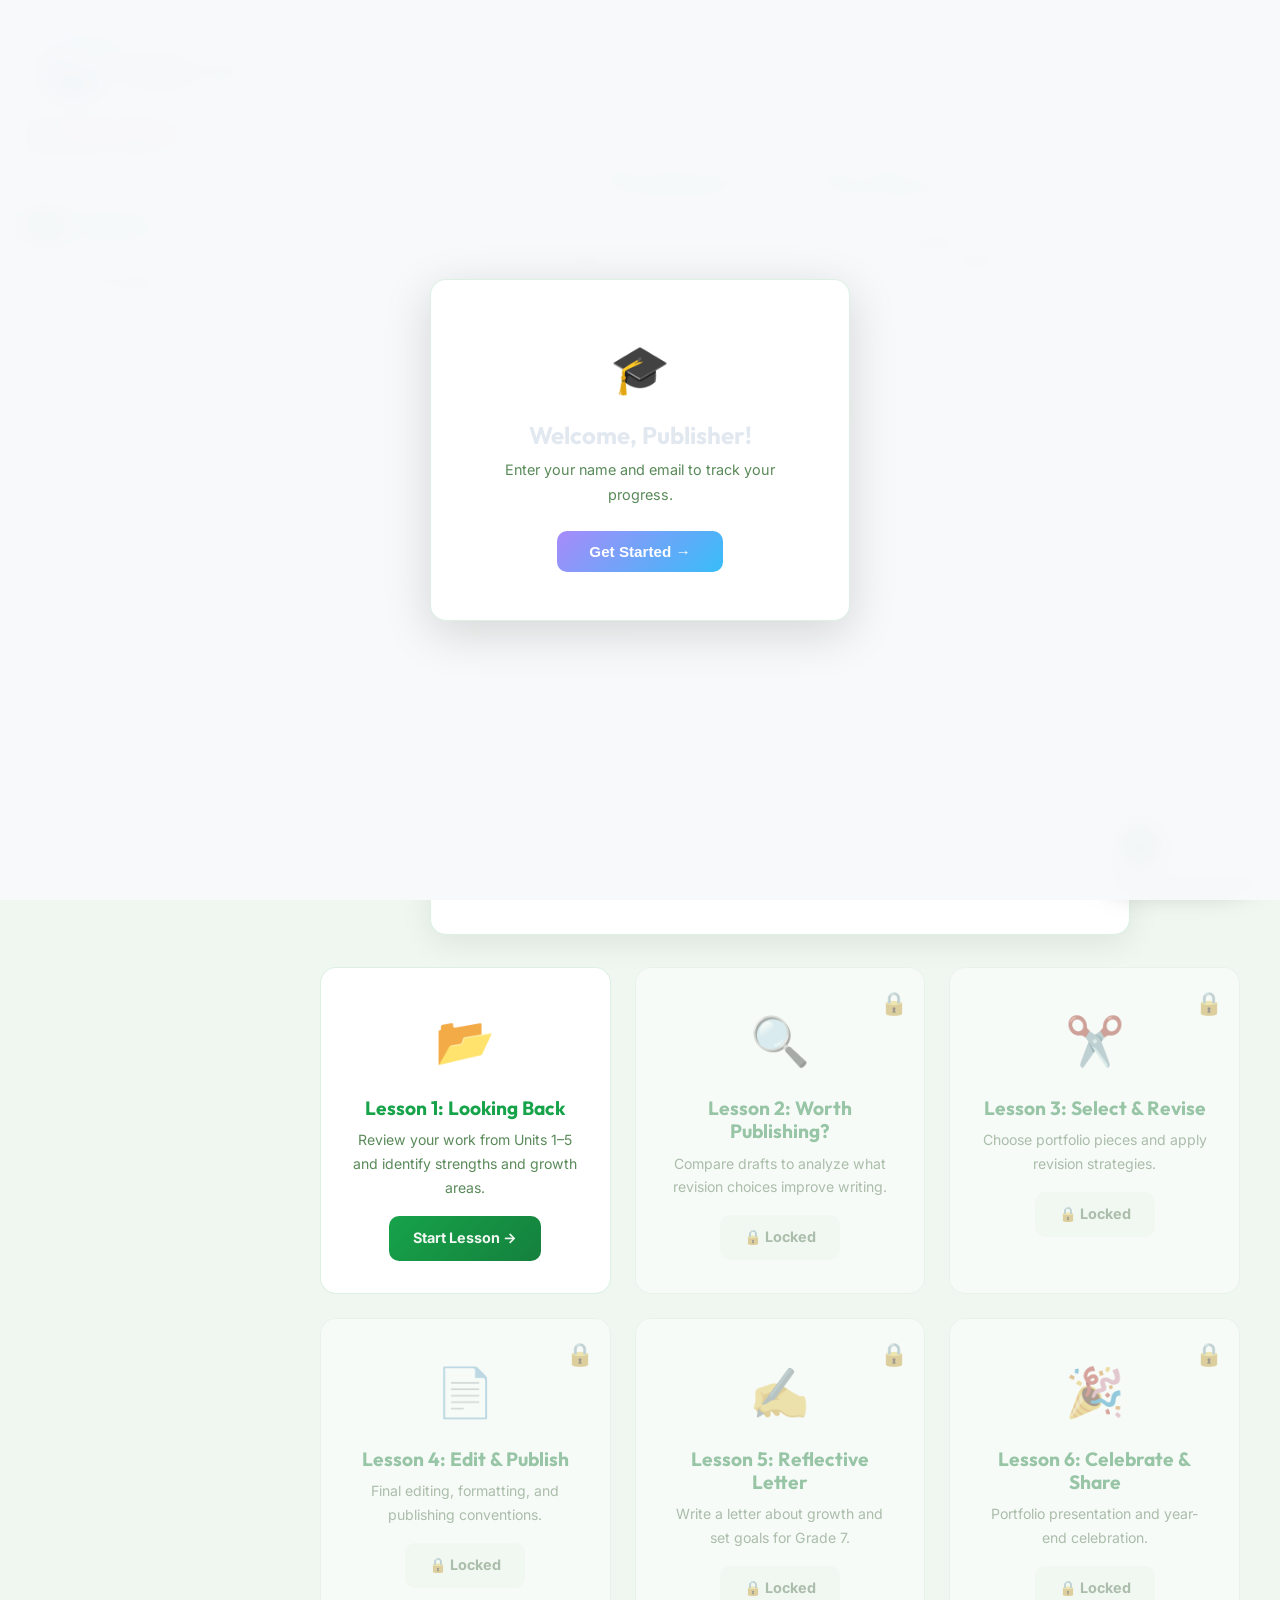
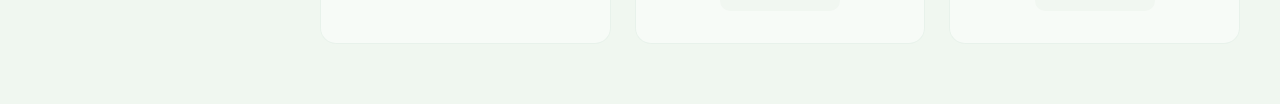
<file: ela/unit-6-publish/index.html>
<!DOCTYPE html>
<html lang="en">
<head>
  <meta charset="UTF-8">
  <meta name="viewport" content="width=device-width, initial-scale=1.0">
  <title>Unit 6: Publish and Reflect — Grade 6 ELA</title>
  <meta name="description" content="Analyze revision choices, polish your strongest work, build a portfolio, and present your learning journey with confidence.">
  <link href="https://fonts.googleapis.com/css2?family=Inter:wght@400;500;600;700;800&family=Outfit:wght@700;800&display=swap" rel="stylesheet">
  <link rel="stylesheet" href="../../shared.css">
</head>
<body data-unit-key="ela-u6">
  <div class="signin-overlay" id="signinOverlay"><div class="signin-card"><div style="font-size:3rem;margin-bottom:12px">🎓</div><h2>Welcome, Publisher!</h2><p>Enter your name and email to track your progress.</p><button class="signin-btn" onclick="googleSignIn()">Get Started →</button></div></div>
  <div class="overlay" id="overlay" onclick="toggleSidebar()"></div>

  <aside class="sidebar" id="sidebar">
    <img src="../../assets/hpln-logo.png" alt="HPLN" class="sidebar-brand">
    <div class="logo"><div><h2 style="color:#f43f5e">🎓 Publish &amp; Reflect</h2><span>Grade 6 ELA &bull; Unit 6</span></div></div>
    <div class="nav-item active" data-page="home" onclick="goTo('home')"><div class="nav-num"><span>🏠</span></div> Unit Home</div>
    <div class="nav-item" data-page="lesson1" onclick="goTo('lesson1')"><div class="nav-num"><span>1</span></div> Looking Back</div>
    <div class="nav-item locked" data-page="lesson1-quiz" onclick="goTo('lesson1-quiz')"><div class="nav-num"><span>📝</span></div> Lesson 1 Quiz</div>
    <div class="nav-item locked" data-page="lesson2" onclick="goTo('lesson2')"><div class="nav-num"><span>2</span></div> Worth Publishing?</div>
    <div class="nav-item locked" data-page="lesson2-quiz" onclick="goTo('lesson2-quiz')"><div class="nav-num"><span>📝</span></div> Lesson 2 Quiz</div>
    <div class="nav-item locked" data-page="lesson3" onclick="goTo('lesson3')"><div class="nav-num"><span>3</span></div> Select &amp; Revise</div>
    <div class="nav-item locked" data-page="lesson4" onclick="goTo('lesson4')"><div class="nav-num"><span>4</span></div> Edit &amp; Publish</div>
    <div class="nav-item locked" data-page="lesson5" onclick="goTo('lesson5')"><div class="nav-num"><span>5</span></div> Reflective Letter</div>
    <div class="nav-item locked" data-page="lesson6" onclick="goTo('lesson6')"><div class="nav-num"><span>6</span></div> Celebrate &amp; Share</div>
    <div style="margin-top:24px;border-top:1px solid var(--border);padding-top:16px"><a href="../index.html" class="back-to-units">← All ELA Units</a></div>
    <div id="teacherNav" style="display:none;margin-top:16px;border-top:1px solid var(--border);padding-top:16px"><div class="nav-item" data-page="teacher" onclick="goTo('teacher')"><div class="nav-num"><span>📊</span></div> Teacher Dashboard</div></div>
  </aside>

  <main class="main">
    <div class="topbar"><button class="menu-btn" onclick="toggleSidebar()">☰</button><div class="top-actions"><span id="studentDisplay" style="font-size:.85rem;color:var(--text3)"></span><div class="progress-bar-wrap"><div class="progress-bar-fill" id="unitProgressFill"></div></div><button class="theme-btn" id="themeBtn" onclick="toggleTheme()">☀️ Light</button></div></div>

    <!-- HOME -->
    <div class="lesson-page active" id="page-home">
      <div class="welcome"><h1>Publish and Reflect</h1><p>Analyze revision choices, select and polish your strongest work, build a portfolio, and present your learning journey with confidence.</p></div>
      <div class="glass-card" style="text-align:center;max-width:700px;margin:0 auto">
        <h3 style="color:var(--accent);margin-bottom:8px">🎯 Essential Question</h3>
        <p style="font-size:1.05rem;color:var(--text2);font-style:italic">"How has my reading, writing, and communication grown this year, and how can I show it?"</p>
        <p style="font-size:.85rem;color:var(--text3);margin-top:12px"><strong>Culminating Task:</strong> Build a portfolio of 3–4 revised pieces with a reflective letter and deliver a presentation.</p>
      </div>
      <div class="glass-card" style="max-width:700px;margin:20px auto 0">
        <h3 style="color:var(--accent);margin-bottom:8px">✅ Mastery Checklist</h3>
        <ul class="success-criteria">
          <li>I can analyze what revision choices improved a piece of writing</li>
          <li>I can select my strongest work and explain why it represents growth</li>
          <li>I can revise a piece of writing to significantly improve it</li>
          <li>I can edit and publish writing to a polished standard</li>
          <li>I can prepare and deliver a confident portfolio presentation</li>
          <li>I can reflect on my growth and set goals for Grade 7</li>
        </ul>
      </div>
      <div class="home-grid">
        <div class="lesson-card" onclick="goTo('lesson1')"><span class="card-icon">📂</span><h3>Lesson 1: Looking Back</h3><p>Review your work from Units 1–5 and identify strengths and growth areas.</p><div class="card-btn">Start Lesson →</div></div>
        <div class="lesson-card locked" id="homeLesson2"><span class="card-icon">🔍</span><h3>Lesson 2: Worth Publishing?</h3><p>Compare drafts to analyze what revision choices improve writing.</p><div class="card-btn">🔒 Locked</div></div>
        <div class="lesson-card locked" id="homeLesson3"><span class="card-icon">✂️</span><h3>Lesson 3: Select &amp; Revise</h3><p>Choose portfolio pieces and apply revision strategies.</p><div class="card-btn">🔒 Locked</div></div>
        <div class="lesson-card locked"><span class="card-icon">📄</span><h3>Lesson 4: Edit &amp; Publish</h3><p>Final editing, formatting, and publishing conventions.</p><div class="card-btn">🔒 Locked</div></div>
        <div class="lesson-card locked"><span class="card-icon">✍️</span><h3>Lesson 5: Reflective Letter</h3><p>Write a letter about growth and set goals for Grade 7.</p><div class="card-btn">🔒 Locked</div></div>
        <div class="lesson-card locked"><span class="card-icon">🎉</span><h3>Lesson 6: Celebrate &amp; Share</h3><p>Portfolio presentation and year-end celebration.</p><div class="card-btn">🔒 Locked</div></div>
      </div>
    </div>

    <!-- LESSON 1 -->
    <div class="lesson-page" id="page-lesson1">
      <div class="lesson-header"><div class="lesson-num">Lesson 1</div><h1 class="lesson-title">Looking Back: My Reading and Writing Journey</h1><p class="lesson-subtitle">Review your work from the year, identify your growth, and prepare to build a portfolio that shows who you've become as a reader, writer, and communicator.</p></div>
      <div class="glass-card">
        <h3 class="section-title"><span class="icon">🎯</span> Learning Targets</h3>
        <ul class="success-criteria">
          <li>I can reflect on my growth as a reader and writer by analyzing my own work.</li>
          <li>I can identify strengths, growth areas, and favourite pieces from across the year.</li>
          <li>I can use self-monitoring to evaluate my own comprehension and communication.</li>
        </ul>
        <div style="margin-top:12px"><span class="outcome-tag">Metacognition</span><span class="outcome-tag">Reflection</span><span class="outcome-tag">Growth</span></div>
        <div class="vocab-glossary" style="margin-top:12px">
          <span class="vocab-chip">Metacognition <span class="vocab-def">Thinking about your own thinking — being aware of how you learn and what strategies work for you.</span></span>
          <span class="vocab-chip">Portfolio <span class="vocab-def">A curated collection of your best work that shows growth and achievement over time.</span></span>
          <span class="vocab-chip">Revision <span class="vocab-def">The process of re-seeing and improving a piece of writing — not just fixing errors, but making it stronger.</span></span>
          <span class="vocab-chip">Self-Assessment <span class="vocab-def">Evaluating your own work and learning using criteria, rubrics, or reflection questions.</span></span>
        </div>
      </div>

      <div class="glass-card"><h3 class="section-title"><span class="icon">🎬</span> Watch: The Power of Reflection</h3><div class="video-label">📺 Educational Video — Growth Mindset and Reflection (4 min)</div><div class="video-wrap"><iframe src="https://www.youtube.com/embed/M1CHPnZfFmU" title="Growth Mindset" allow="accelerometer;autoplay;clipboard-write;encrypted-media;gyroscope;picture-in-picture" allowfullscreen loading="lazy"></iframe></div></div>

      <div class="glass-card content">
        <h3 class="section-title"><span class="icon">📖</span> Read: Looking Back to Move Forward</h3>
        <p>Before you build your final portfolio, take a moment to look back at the journey you've taken this year. In Grade 6 ELA, you have:</p>
        <div class="info-grid">
          <div class="info-box"><span class="emoji">🪞</span><h4>Unit 1</h4><p>Explored identity through narrative writing and discussion circles</p></div>
          <div class="info-box"><span class="emoji">📕</span><h4>Unit 2</h4><p>Analyzed fiction craft and wrote your own original short story</p></div>
          <div class="info-box"><span class="emoji">🔎</span><h4>Unit 3</h4><p>Evaluated sources, conducted research, and wrote evidence-based reports</p></div>
          <div class="info-box"><span class="emoji">⚖️</span><h4>Unit 4</h4><p>Compared perspectives, built arguments, and engaged in dialogue</p></div>
          <div class="info-box"><span class="emoji">🌿</span><h4>Unit 5</h4><p>Created poetry, explored figurative language, and performed spoken word</p></div>
          <div class="info-box"><span class="emoji">🎓</span><h4>Unit 6</h4><p>Now: reflect, select, revise, and celebrate your growth</p></div>
        </div>

        <div class="key-point"><p><strong>Key Insight:</strong> A portfolio isn't just a collection of finished work. It's a <em>story of growth</em>. The best portfolios show not just what you did well, but how you <strong>improved</strong> — what was hard, what you learned, and what you're proud of.</p></div>

        <h4 style="color:var(--accent);margin:20px 0 10px">Growth Questions to Guide Your Review</h4>
        <ul style="padding-left:20px;line-height:2;color:var(--text2)">
          <li>Which piece of writing am I most proud of? Why?</li>
          <li>Where did I struggle, and what did I learn from that struggle?</li>
          <li>What comprehension or writing strategy made the biggest difference for me?</li>
          <li>How has my voice as a writer changed from Unit 1 to now?</li>
          <li>What would I do differently if I could redo one unit?</li>
        </ul>
      </div>

      <div class="pause-check"><h4>⏸️ Pause and Check</h4><p>Without looking back at your work yet — what is one thing you remember being really proud of this year? What is one thing that challenged you?</p><button class="reveal-btn" onclick="revealAnswer(this)">👀 Reveal Reflection Prompt</button><div class="reveal-answer"><p>There's no single right answer here! The goal is honest self-reflection. Something you're proud of might be your identity narrative, a spoken word performance, a research report, or even just a moment where you participated in a discussion for the first time. Challenges might include writing a longer piece, understanding figurative language, or presenting to others.</p></div></div>

      <!-- ACTIVITY 1: Growth Sort -->
      <div class="activity-section" id="l1-act1-section">
        <div class="activity-header"><span class="act-num">Activity 1</span><h3 class="section-title" style="margin:0"><span class="icon">📊</span> Strength or Growth Area?</h3></div>
        <p style="color:var(--text2);margin-bottom:16px">Think about your year in ELA. Sort each skill into <strong>Strength</strong> (I feel confident) or <strong>Growth Area</strong> (I want to improve).</p>
        <div id="l1-act1-area">
          <div class="sort-items" id="act1-items"></div>
          <div class="sort-zones" style="margin-top:16px">
            <div class="sort-zone" id="act1-zone-strength"><div class="zone-title">💪 Strength</div><div id="act1-strength-items"></div></div>
            <div class="sort-zone" id="act1-zone-growth"><div class="zone-title">🌱 Growth Area</div><div id="act1-growth-items"></div></div>
          </div>
          <div class="activity-score" id="act1-score" style="display:none"><div class="score-number" id="act1-score-num"></div><p id="act1-score-msg"></p></div>
        </div>
      </div>

      <!-- ACTIVITY 2: Reflection Response -->
      <div class="activity-section" id="l1-act2-section">
        <div class="activity-header"><span class="act-num">Activity 2</span><h3 class="section-title" style="margin:0"><span class="icon">✍️</span> My Year in Review</h3></div>
        <p style="color:var(--text2);margin-bottom:16px">Write a short reflection (at least 4–5 sentences) about your growth this year. Use the growth questions above to help you.</p>
        <div class="constructed-response">
          <h4>Your Reflection</h4>
          <textarea id="l1-cr" placeholder="This year in ELA, I am most proud of...&#10;&#10;Something that challenged me was...&#10;&#10;The strategy that helped me most was...&#10;&#10;Looking back, I have grown in..." rows="8"></textarea>
          <ul class="cr-checklist"><li><label><input type="checkbox"> I identified something I'm proud of</label></li><li><label><input type="checkbox"> I named a challenge and what I learned from it</label></li><li><label><input type="checkbox"> I described growth from the beginning of the year to now</label></li></ul>
          <div style="display:flex;gap:8px;margin-top:12px"><button class="activity-btn" onclick="saveCR()">💾 Save</button><button class="activity-btn secondary" onclick="submitAct2()">✅ Mark Complete</button></div>
          <p id="l1-cr-status" style="color:var(--accent);font-size:.85rem;margin-top:8px"></p>
        </div>
      </div>

      <div class="glass-card" style="text-align:center;margin-top:32px"><p id="l1-gate-msg" style="font-size:.9rem;color:var(--text3);margin-bottom:12px">🔒 Complete both activities to unlock the quiz.</p><button class="nav-btn primary" id="l1-quiz-btn" disabled style="opacity:.5;cursor:not-allowed" onclick="goTo('lesson1-quiz')">📝 Take the Quiz</button></div>
      <div class="reflection-box"><h3>🪞 Reflection</h3><p style="color:var(--text3);font-size:.88rem;margin-bottom:12px">If you could give your beginning-of-year self one piece of advice about ELA, what would it be?</p><textarea id="reflectionText" placeholder="Write your reflection here..." rows="3"></textarea><button class="activity-btn secondary" style="margin-top:8px" onclick="saveReflection()">💾 Save Reflection</button></div>
    </div>

    <div class="lesson-page" id="page-lesson1-quiz"><div class="lesson-header"><div class="lesson-num">Lesson 1 Quiz</div><h1 class="lesson-title">Looking Back</h1><p class="lesson-subtitle">80% or higher to unlock Lesson 2.</p></div><div id="quiz1-area"></div></div>

    <div class="lesson-page" id="page-lesson2"><div class="welcome"><h1>🔍 What Makes Writing Worth Publishing?</h1><p>Compare an early draft and a final draft. Analyze revision choices and identify what improved the text.</p><p style="color:var(--text3);margin-top:12px"><em>Coming soon.</em></p></div></div>
    <div class="lesson-page" id="page-lesson2-quiz"><div class="welcome"><h1>📝 Lesson 2 Quiz</h1><p>Coming soon.</p></div></div>
    <div class="lesson-page" id="page-lesson3"><div class="welcome"><h1>✂️ Selecting and Revising for My Portfolio</h1><p>Choose 3–4 pieces and apply revision strategies: restructuring, adding detail, strengthening voice.</p><p style="color:var(--text3);margin-top:12px"><em>Coming soon.</em></p></div></div>
    <div class="lesson-page" id="page-lesson4"><div class="welcome"><h1>📄 Editing and Publishing</h1><p>Final editing, formatting, and publishing conventions. Transfer of learning across text forms.</p><p style="color:var(--text3);margin-top:12px"><em>Coming soon.</em></p></div></div>
    <div class="lesson-page" id="page-lesson5"><div class="welcome"><h1>✍️ Writing My Reflective Letter and Setting Goals</h1><p>Write a reflective letter about growth, challenges, and goals for Grade 7.</p><p style="color:var(--text3);margin-top:12px"><em>Coming soon.</em></p></div></div>
    <div class="lesson-page" id="page-lesson6"><div class="welcome"><h1>🎉 Celebrate and Share</h1><p>Deliver your portfolio presentation and celebrate your achievements.</p><p style="color:var(--text3);margin-top:12px"><em>Coming soon.</em></p></div></div>

    <div class="lesson-page" id="page-teacher"><div class="lesson-header"><h1 class="lesson-title">📊 Teacher Dashboard</h1></div><div class="glass-card"><h3 class="section-title"><span class="icon">📋</span> Grade Records</h3><div id="teacherGrades"></div><div class="export-btns"><button class="activity-btn" onclick="exportCSV()">📥 Export CSV</button><button class="activity-btn secondary" onclick="exportJSON()">📥 Export JSON</button><button class="activity-btn secondary" onclick="clearGrades()">🗑️ Clear Data</button></div></div></div>
  </main>

  <script src="../../shared.js"></script>
  <script>
    const lockMap={'lesson1-quiz':'g6-ela-u6-l1-gate','lesson2':'g6-ela-u6-lesson1-passed','lesson2-quiz':'g6-ela-u6-l2-gate','lesson3':'g6-ela-u6-lesson2-passed','lesson4':'g6-ela-u6-lesson3-passed','lesson5':'g6-ela-u6-lesson4-passed','lesson6':'g6-ela-u6-lesson5-passed'};
    actComplete={l1:{act1:false,act2:false}};

    // Activity 1 — self-assessment sort (no right/wrong — all count as complete)
    const act1Data=[
      {text:'Reading comprehension strategies'},
      {text:'Writing with voice and detail'},
      {text:'Using figurative language'},
      {text:'Presenting orally with confidence'},
      {text:'Evaluating sources for reliability'},
      {text:'Revising and editing my work'}
    ];
    let act1Answered=0,selectedItem=null;

    function initAct1(){
      if(isActivityDone(1,'act1')){document.getElementById('l1-act1-area').innerHTML='<div class="activity-score"><div class="score-number">✅</div><p>Self-assessment completed!</p></div>';return;}
      const items=document.getElementById('act1-items');items.innerHTML='';
      act1Data.forEach((item,i)=>{const el=document.createElement('div');el.className='sort-item';el.textContent=item.text;el.dataset.idx=i;el.onclick=()=>selectAct1Item(el,i);items.appendChild(el);});
    }
    function selectAct1Item(el,idx){if(el.classList.contains('placed'))return;document.querySelectorAll('#act1-items .sort-item').forEach(s=>s.classList.remove('selected'));el.classList.add('selected');selectedItem=idx;document.getElementById('act1-zone-strength').onclick=()=>placeAct1Item(idx,'strength');document.getElementById('act1-zone-growth').onclick=()=>placeAct1Item(idx,'growth');}
    function placeAct1Item(idx,zone){
      if(selectedItem===null)return;act1Answered++;
      const placed=document.createElement('div');placed.className='sorted-item correct';
      placed.textContent='✅ '+act1Data[idx].text;
      document.getElementById(`act1-${zone}-items`).appendChild(placed);
      const src=document.querySelector(`#act1-items .sort-item[data-idx="${idx}"]`);
      if(src){src.classList.add('placed');src.classList.remove('selected');}selectedItem=null;
      if(act1Answered>=act1Data.length){document.getElementById('act1-score').style.display='block';document.getElementById('act1-score-num').textContent='✅';document.getElementById('act1-score-msg').textContent='Great self-reflection! Every honest answer helps you grow.';markActivityDone(1,'act1',act1Data.length,act1Data.length);}
    }

    function saveCR(){const el=document.getElementById('l1-cr');if(el){localStorage.setItem('g6-ela-u6-l1-cr',el.value);document.getElementById('l1-cr-status').textContent='✅ Saved!';setTimeout(()=>document.getElementById('l1-cr-status').textContent='',3000);}}
    function submitAct2(){const el=document.getElementById('l1-cr');if(!el||el.value.trim().length<30){alert('Write at least 4–5 sentences about your growth.');return;}saveCR();markActivityDone(1,'act2',1,1);document.getElementById('l1-cr-status').textContent='✅ Complete!';}

    const quizBanks={quiz1:{primary:[
      {q:'A portfolio is:',opts:['A random folder of papers','A curated collection showing growth and achievement','A test grade','A textbook'],ans:1,outcome:'Portfolio',explain:'A portfolio is carefully selected work that demonstrates your learning journey.'},
      {q:'Metacognition means:',opts:['Reading quickly','Thinking about your own thinking','Memorizing facts','Writing neatly'],ans:1,outcome:'Metacognition',explain:'Metacognition is awareness of how you learn, what strategies work, and where you can improve.'},
      {q:'The purpose of reflection in a portfolio is to:',opts:['Fill more pages','Show how you have grown and what you have learned','Avoid revision','Please the teacher'],ans:1,outcome:'Reflection',explain:'Reflection helps you and others understand your growth journey — it's about honest self-awareness.'},
      {q:'Revision is different from editing because:',opts:['Revision means fixing spelling','Revision means rethinking and improving IDEAS, not just fixing errors','They are the same thing','Editing is harder'],ans:1,outcome:'Revision',explain:'Revision is re-seeing your work: restructuring, adding detail, strengthening voice. Editing fixes surface errors.'},
      {q:'Which question helps with self-assessment?',opts:['What grade did I get?','What did I learn and how have I improved?','How long is my essay?','Did I use a pen or pencil?'],ans:1,outcome:'Metacognition',explain:'Self-assessment focuses on growth, learning, and improvement — not just grades or length.'}
    ],replacement:{0:null,1:null,2:null,3:null,4:null},
    remediation:{'Portfolio':{video:'https://www.youtube.com/embed/M1CHPnZfFmU',questions:[{q:'A good portfolio includes:',opts:['Every assignment','Selected work that shows growth','Only perfect pieces','Nothing from early in the year'],ans:1,explain:'Portfolios show growth — that includes pieces that improved, not just perfect ones.'}]},'Metacognition':{video:'https://www.youtube.com/embed/M1CHPnZfFmU',questions:[{q:'Self-monitoring means:',opts:['Someone else checks your work','You evaluate your own understanding and adjust strategies','You memorize everything','You read faster'],ans:1,explain:'Self-monitoring is checking your own understanding and adjusting your approach.'}]},'Reflection':{video:'https://www.youtube.com/embed/M1CHPnZfFmU',questions:[{q:'A strong reflection includes:',opts:['Just saying "I did good"','Specific examples of growth and learning','Copying the assignment','One word answers'],ans:1,explain:'Strong reflections name specific changes, challenges overcome, and skills developed.'}]},'Revision':{video:'https://www.youtube.com/embed/M1CHPnZfFmU',questions:[{q:'When revising, you might:',opts:['Only check spelling','Add details, restructure, or strengthen voice','Delete the whole thing','Just change the title'],ans:1,explain:'Revision is about improving content and craft — not just surface corrections.'}]}}}};

    function updateProgress(){const total=6;let passed=0;for(let i=1;i<=total;i++){if(localStorage.getItem(`g6-ela-u6-lesson${i}-passed`)){passed++;document.querySelectorAll(`.nav-item[data-page="lesson${i}"]`).forEach(n=>n.classList.add('completed'));}}const fill=document.getElementById('unitProgressFill');if(fill)fill.style.width=Math.round(passed/total*100)+'%';}
    function onPageLoad(page){if(page==='lesson1'){initAct1();const cr=document.getElementById('l1-cr');if(cr)cr.value=localStorage.getItem('g6-ela-u6-l1-cr')||'';}if(page==='lesson1-quiz')initQuiz('quiz1',quizBanks);if(page==='teacher')renderTeacherDashboard();}
    document.addEventListener('DOMContentLoaded',()=>{updateProgress();initAct1();const cr=document.getElementById('l1-cr');if(cr)cr.value=localStorage.getItem('g6-ela-u6-l1-cr')||'';});
  </script>
</body>
</html>
</file>
<file: shared.css>
/* ============================================================
   GRADE 6 — SHARED DESIGN SYSTEM
   Home Plus Online Learning
   ============================================================ */

/* --- RESET --- */
*,*::before,*::after{box-sizing:border-box;margin:0;padding:0}

/* --- THEME TOKENS --- */
:root{
  --bg:#0f1a12;--bg2:#162016;
  --card:#1a2e1e;--card2:#22382a;
  --accent:#4ade80;--accent2:#22c55e;
  --accent-glow:rgba(74,222,128,.15);
  --text:#e8f5e9;--text2:#a5d6a7;--text3:#6b9e70;
  --border:rgba(74,222,128,.12);
  --danger:#ef4444;--warn:#f59e0b;--info:#38bdf8;
  --quiz-correct:#22c55e;--quiz-wrong:#ef4444;
  --radius:16px;--radius-sm:10px;
  --shadow:0 8px 32px rgba(0,0,0,.4);
  --transition:all .3s cubic-bezier(.4,0,.2,1)
}

body.light{
  --bg:#f0f7f0;--bg2:#e8f5e9;
  --card:#fff;--card2:#f1f8f1;
  --accent:#16a34a;--accent2:#15803d;
  --accent-glow:rgba(22,163,74,.1);
  --text:#1a3a1a;--text2:#2d5a2d;--text3:#5a8a5a;
  --border:rgba(22,163,74,.15);
  --shadow:0 8px 32px rgba(0,0,0,.08)
}

/* --- PER-UNIT ACCENT OVERRIDES --- */
[data-unit="b"]{--accent:#f59e0b;--accent2:#d97706;--accent-glow:rgba(245,158,11,.12);--border:rgba(245,158,11,.12)}
body.light [data-unit="b"]{--accent:#b45309;--accent2:#92400e;--accent-glow:rgba(180,83,9,.1);--border:rgba(180,83,9,.12)}

[data-unit="c"]{--accent:#f97316;--accent2:#ea580c;--accent-glow:rgba(249,115,22,.12);--border:rgba(249,115,22,.12)}
body.light [data-unit="c"]{--accent:#c2410c;--accent2:#9a3412;--accent-glow:rgba(194,65,12,.1);--border:rgba(194,65,12,.12)}

[data-unit="d"]{--accent:#38bdf8;--accent2:#0ea5e9;--accent-glow:rgba(56,189,248,.12);--border:rgba(56,189,248,.12)}
body.light [data-unit="d"]{--accent:#0284c7;--accent2:#0369a1;--accent-glow:rgba(2,132,199,.1);--border:rgba(2,132,199,.12)}

[data-unit="e"]{--accent:#a78bfa;--accent2:#8b5cf6;--accent-glow:rgba(167,139,250,.12);--border:rgba(167,139,250,.12)}
body.light [data-unit="e"]{--accent:#7c3aed;--accent2:#6d28d9;--accent-glow:rgba(124,58,237,.1);--border:rgba(124,58,237,.12)}

/* --- BASE --- */
html{scroll-behavior:smooth}
body{font-family:'Inter',sans-serif;background:var(--bg);color:var(--text);line-height:1.7;min-height:100vh;overflow-x:hidden}
h1,h2,h3,h4{font-family:'Outfit','Inter',sans-serif;line-height:1.2}
a{color:var(--accent);text-decoration:none}

/* --- LAYOUT --- */
.app{display:flex;min-height:100vh}
.sidebar{width:280px;background:var(--bg2);border-right:1px solid var(--border);padding:24px 16px;position:fixed;top:0;left:0;height:100vh;overflow-y:auto;z-index:100;transition:var(--transition)}
.sidebar.closed{transform:translateX(-100%)}
.main{flex:1;margin-left:280px;padding:32px 40px 60px;max-width:1200px;transition:var(--transition)}
@media(max-width:900px){.sidebar{transform:translateX(-100%)}.sidebar.open{transform:translateX(0)}.main{margin-left:0;padding:20px 16px 60px;max-width:none}}

/* --- SIDEBAR SCROLLBAR --- */
.sidebar::-webkit-scrollbar{width:4px}
.sidebar::-webkit-scrollbar-track{background:transparent}
.sidebar::-webkit-scrollbar-thumb{background:var(--border);border-radius:4px}
.sidebar{scrollbar-width:thin;scrollbar-color:var(--border) transparent}

/* --- SIDEBAR LOGO --- */
.sidebar-brand{display:block;width:90%;max-width:248px;margin:0 auto 8px;border-radius:6px}

/* --- SIDEBAR NAV --- */
.logo{display:flex;align-items:center;gap:10px;padding:8px 12px;margin-bottom:28px}
.logo-icon{font-size:28px}
.logo h2{font-size:1.1rem;color:var(--accent);letter-spacing:-.5px}
.logo span{display:block;font-family:'Inter';font-size:.7rem;color:var(--text3);font-weight:500;letter-spacing:.5px;text-transform:uppercase;margin-top:2px}

.nav-item{display:flex;align-items:center;gap:12px;padding:12px 16px;border-radius:var(--radius-sm);cursor:pointer;transition:var(--transition);margin-bottom:4px;font-size:.9rem;color:var(--text2);font-weight:500;position:relative}
.nav-item:hover{background:var(--accent-glow);color:var(--accent)}
.nav-item.active{background:var(--accent-glow);color:var(--accent);font-weight:600}
.nav-item.active::before{content:'';position:absolute;left:0;top:50%;transform:translateY(-50%);width:3px;height:60%;background:var(--accent);border-radius:4px}
.nav-item.locked{opacity:.45;cursor:not-allowed}
.nav-item.locked:hover{background:transparent;color:var(--text3)}

.nav-num{width:28px;height:28px;border-radius:50%;background:var(--card);display:flex;align-items:center;justify-content:center;font-size:.75rem;font-weight:700;flex-shrink:0;border:1px solid var(--border)}
.nav-item.active .nav-num{background:var(--accent);color:var(--bg)}
.nav-item.completed .nav-num{background:var(--accent2);color:#fff}
.nav-item.completed .nav-num::after{content:'✓'}
.nav-item.completed .nav-num span{display:none}

/* --- TOPBAR --- */
.topbar{display:flex;justify-content:space-between;align-items:center;margin-bottom:32px;gap:12px;flex-wrap:wrap}
.menu-btn{display:none;background:var(--card);border:1px solid var(--border);color:var(--text);width:42px;height:42px;border-radius:var(--radius-sm);cursor:pointer;font-size:1.2rem;transition:var(--transition)}
.menu-btn:hover{background:var(--accent-glow);color:var(--accent)}
@media(max-width:900px){.menu-btn{display:flex;align-items:center;justify-content:center}}

.top-actions{display:flex;gap:8px;align-items:center}
.theme-btn{background:var(--card);border:1px solid var(--border);color:var(--text);padding:8px 14px;border-radius:var(--radius-sm);cursor:pointer;font-size:.85rem;font-weight:500;transition:var(--transition);display:flex;align-items:center;gap:6px}
.theme-btn:hover{background:var(--accent-glow);color:var(--accent)}

.progress-bar-wrap{background:var(--card);border-radius:20px;height:8px;flex:1;min-width:120px;max-width:200px;overflow:hidden}
.progress-bar-fill{height:100%;background:linear-gradient(90deg,var(--accent),var(--accent2));border-radius:20px;transition:width .5s ease;width:0%}

/* --- GLASS CARDS --- */
.glass-card{background:var(--card);border:1px solid var(--border);border-radius:var(--radius);padding:28px;margin-bottom:24px;box-shadow:var(--shadow);transition:var(--transition)}
.glass-card:hover{border-color:rgba(74,222,128,.25)}

.outcome-tag{display:inline-block;background:var(--accent-glow);color:var(--accent);padding:4px 12px;border-radius:20px;font-size:.72rem;font-weight:600;letter-spacing:.3px;margin:2px 4px 2px 0;text-transform:uppercase}

/* --- LESSON PAGE --- */
.lesson-page{display:none;animation:fadeUp .4s ease}
.lesson-page.active{display:block}

.lesson-header{text-align:center;padding:20px 0 10px}
.lesson-num{font-size:.8rem;text-transform:uppercase;letter-spacing:2px;color:var(--accent);font-weight:700;margin-bottom:8px}
.lesson-title{font-size:2rem;background:linear-gradient(135deg,var(--accent),#86efac);-webkit-background-clip:text;-webkit-text-fill-color:transparent;background-clip:text;margin-bottom:12px}
.lesson-subtitle{color:var(--text2);font-size:1rem;max-width:600px;margin:0 auto}

/* --- CONTENT SECTIONS --- */
.section-title{font-size:1.25rem;color:var(--accent);margin:24px 0 12px;display:flex;align-items:center;gap:10px}
.section-title .icon{font-size:1.3rem}
.content p{margin-bottom:14px;color:var(--text2)}
.content strong{color:var(--text)}

.vocab{display:inline;background:var(--accent-glow);color:var(--accent);padding:2px 8px;border-radius:6px;font-weight:600;font-size:.88rem;cursor:help;border-bottom:2px dashed var(--accent2)}

.info-grid{display:grid;grid-template-columns:repeat(auto-fit,minmax(200px,1fr));gap:16px;margin:16px 0}
.info-box{background:var(--card2);border:1px solid var(--border);border-radius:var(--radius-sm);padding:18px;text-align:center;transition:var(--transition)}
.info-box:hover{transform:translateY(-2px);border-color:var(--accent)}
.info-box .emoji{font-size:2rem;margin-bottom:8px;display:block}
.info-box h4{color:var(--accent);margin-bottom:6px;font-size:.95rem}
.info-box p{font-size:.82rem;color:var(--text3)}

.key-point{background:linear-gradient(135deg,rgba(74,222,128,.08),rgba(34,197,94,.05));border-left:3px solid var(--accent);padding:16px 20px;border-radius:0 var(--radius-sm) var(--radius-sm) 0;margin:16px 0}
.key-point p{margin:0;color:var(--text2)}

/* --- EXPANDABLE --- */
.expandable{margin:12px 0}
.expand-btn{width:100%;background:var(--card2);border:1px solid var(--border);color:var(--text);padding:14px 18px;border-radius:var(--radius-sm);cursor:pointer;text-align:left;font-size:.9rem;font-weight:600;transition:var(--transition);display:flex;justify-content:space-between;align-items:center}
.expand-btn:hover{border-color:var(--accent);background:var(--accent-glow)}
.expand-btn .arrow{transition:transform .3s ease;font-size:.8rem}
.expand-btn.open .arrow{transform:rotate(180deg)}
.expand-content{max-height:0;overflow:hidden;transition:max-height .4s ease;padding:0 18px}
.expand-content.open{max-height:1200px;padding:16px 18px}

/* --- VIDEO --- */
.video-wrap{position:relative;padding-bottom:56.25%;height:0;overflow:hidden;border-radius:var(--radius);margin:16px 0;box-shadow:var(--shadow)}
.video-wrap iframe{position:absolute;top:0;left:0;width:100%;height:100%;border:0;border-radius:var(--radius)}
.video-label{display:flex;align-items:center;gap:8px;margin-bottom:8px;font-size:.85rem;color:var(--text3);font-weight:500}

/* --- QUIZ --- */
.quiz-view{display:none;animation:fadeUp .4s ease}
.quiz-view.active{display:block}

.quiz-progress{display:flex;align-items:center;gap:12px;margin-bottom:24px}
.quiz-progress-bar{flex:1;height:8px;background:var(--card2);border-radius:20px;overflow:hidden}
.quiz-progress-fill{height:100%;background:linear-gradient(90deg,var(--accent),var(--accent2));border-radius:20px;transition:width .4s ease}
.quiz-progress-text{font-size:.85rem;color:var(--text3);font-weight:600;white-space:nowrap}

.quiz-question-wrap{min-height:300px}
.question-card{background:var(--card2);border:1px solid var(--border);border-radius:var(--radius);padding:28px;transition:var(--transition);animation:fadeUp .3s ease}
.q-outcome{font-size:.7rem;color:var(--accent);font-weight:700;text-transform:uppercase;letter-spacing:1px;margin-bottom:6px;display:inline-block;background:var(--accent-glow);padding:3px 10px;border-radius:12px}
.q-num{font-size:.75rem;color:var(--text3);font-weight:700;text-transform:uppercase;letter-spacing:1px;margin-bottom:8px}
.q-text{font-weight:600;margin-bottom:18px;font-size:1.05rem;line-height:1.5}

.options{display:flex;flex-direction:column;gap:10px}
.option-btn{background:var(--card);border:2px solid var(--border);color:var(--text2);padding:14px 18px;border-radius:var(--radius-sm);cursor:pointer;text-align:left;font-size:.92rem;transition:var(--transition);display:flex;align-items:center;gap:12px}
.option-btn:hover:not(.disabled){border-color:var(--accent);color:var(--text);background:var(--accent-glow);transform:translateX(4px)}
.option-btn.selected{border-color:var(--accent);background:var(--accent-glow);color:var(--text)}
.option-btn.correct-answer{border-color:var(--quiz-correct)!important;background:rgba(34,197,94,.15)!important;color:var(--text)!important}
.option-btn.wrong-answer{border-color:var(--quiz-wrong)!important;background:rgba(239,68,68,.12)!important;color:var(--text)!important}
.option-btn.disabled{cursor:default;opacity:.7}
.option-letter{width:30px;height:30px;border-radius:50%;background:var(--bg2);display:flex;align-items:center;justify-content:center;font-size:.8rem;font-weight:700;flex-shrink:0;border:1px solid var(--border)}

.feedback-box{margin-top:16px;padding:14px 18px;border-radius:var(--radius-sm);font-size:.9rem;font-weight:500;display:none;animation:fadeUp .3s ease}
.feedback-box.show{display:block}
.feedback-box.correct{background:rgba(34,197,94,.1);color:var(--quiz-correct);border:1px solid rgba(34,197,94,.25)}
.feedback-box.wrong{background:rgba(239,68,68,.1);color:var(--quiz-wrong);border:1px solid rgba(239,68,68,.25)}

.quiz-nav{display:flex;justify-content:center;margin-top:24px;gap:12px}
.quiz-next-btn{background:linear-gradient(135deg,var(--accent),var(--accent2));color:var(--bg);border:none;padding:14px 36px;border-radius:var(--radius-sm);cursor:pointer;font-size:1rem;font-weight:700;transition:var(--transition);display:none}
.quiz-next-btn:hover{transform:translateY(-2px);box-shadow:0 4px 20px rgba(74,222,128,.3)}
.quiz-next-btn.show{display:inline-flex}

/* --- QUIZ RESULTS --- */
.quiz-results-view{display:none;text-align:center;padding:40px 20px;animation:fadeUp .5s ease}
.quiz-results-view.active{display:block}
.score-circle{width:120px;height:120px;border-radius:50%;display:flex;align-items:center;justify-content:center;margin:0 auto 20px;font-size:2.2rem;font-weight:800;font-family:'Outfit'}
.score-circle.pass{background:rgba(34,197,94,.15);color:var(--quiz-correct);border:3px solid var(--quiz-correct)}
.score-circle.fail{background:rgba(239,68,68,.15);color:var(--quiz-wrong);border:3px solid var(--quiz-wrong)}
.quiz-msg{font-size:1.1rem;color:var(--text2);margin-bottom:8px}
.quiz-msg-sub{font-size:.9rem;color:var(--text3);margin-bottom:24px}
.results-btn{background:var(--card);border:1px solid var(--border);color:var(--text);padding:12px 28px;border-radius:var(--radius-sm);cursor:pointer;font-weight:600;transition:var(--transition);margin:0 6px}
.results-btn:hover{border-color:var(--accent);color:var(--accent)}
.results-btn.primary{background:linear-gradient(135deg,var(--accent),var(--accent2));color:var(--bg);border:none}
.results-btn.primary:hover{transform:translateY(-2px);box-shadow:0 4px 20px rgba(74,222,128,.3)}

/* --- REMEDIATION --- */
.remediation-view{display:none;animation:fadeUp .4s ease}
.remediation-view.active{display:block}
.remediation-header{text-align:center;padding:20px 0;border-bottom:1px solid var(--border);margin-bottom:24px}
.remediation-header h2{color:var(--warn);font-size:1.4rem;margin-bottom:8px}
.remediation-header p{color:var(--text3);font-size:.9rem}

/* --- LANDING PAGE --- */
.landing-hero{text-align:center;padding:60px 20px 20px}
.landing-hero h1{font-size:2.8rem;background:linear-gradient(135deg,#4ade80,#38bdf8,#a78bfa);-webkit-background-clip:text;-webkit-text-fill-color:transparent;background-clip:text;margin-bottom:12px}
.landing-hero p{color:var(--text2);font-size:1.1rem;max-width:600px;margin:0 auto 24px}

.unit-grid{display:grid;grid-template-columns:repeat(auto-fit,minmax(280px,1fr));gap:24px;padding:0 20px;max-width:1200px;margin:0 auto 60px}

.unit-card{background:var(--card);border:1px solid var(--border);border-radius:var(--radius);padding:32px;text-align:center;cursor:pointer;transition:var(--transition);position:relative;overflow:hidden}
.unit-card:hover:not(.locked){transform:translateY(-6px);box-shadow:0 16px 48px rgba(0,0,0,.3)}
.unit-card.locked{opacity:.5;cursor:not-allowed;filter:grayscale(.3)}
.unit-card.locked::after{content:'🔒';position:absolute;top:16px;right:16px;font-size:1.4rem}
.unit-card.completed{border-color:var(--accent2)}
.unit-card.completed::after{content:'✅';position:absolute;top:16px;right:16px;font-size:1.4rem}

.unit-card .card-icon{font-size:3.5rem;margin-bottom:16px;display:block}
.unit-card h3{font-size:1.25rem;color:var(--accent);margin-bottom:4px}
.unit-card .unit-code{font-size:.72rem;text-transform:uppercase;letter-spacing:1.5px;color:var(--text3);font-weight:600;margin-bottom:12px}
.unit-card p{font-size:.88rem;color:var(--text3);margin-bottom:16px;min-height:40px}
.unit-card .card-meta{display:flex;justify-content:center;gap:16px;font-size:.78rem;color:var(--text3);margin-bottom:16px}
.unit-card .card-meta span{display:flex;align-items:center;gap:4px}
.unit-card .card-btn{display:inline-block;background:linear-gradient(135deg,var(--accent),var(--accent2));color:var(--bg);padding:10px 24px;border-radius:var(--radius-sm);font-weight:700;font-size:.9rem;transition:var(--transition)}
.unit-card.locked .card-btn{background:var(--card2);color:var(--text3)}
.unit-card .card-progress{margin-top:12px;height:4px;background:var(--card2);border-radius:10px;overflow:hidden}
.unit-card .card-progress-fill{height:100%;background:linear-gradient(90deg,var(--accent),var(--accent2));border-radius:10px;transition:width .5s ease}

/* --- HOME GRID (within unit) --- */
.home-grid{display:grid;grid-template-columns:repeat(auto-fit,minmax(280px,1fr));gap:24px;margin-top:32px}
.lesson-card{background:var(--card);border:1px solid var(--border);border-radius:var(--radius);padding:32px;text-align:center;cursor:pointer;transition:var(--transition);position:relative;overflow:hidden}
.lesson-card:hover:not(.locked){transform:translateY(-4px);border-color:var(--accent);box-shadow:0 12px 40px rgba(74,222,128,.15)}
.lesson-card.locked{opacity:.5;cursor:not-allowed;filter:grayscale(.4)}
.lesson-card.locked::after{content:'🔒';position:absolute;top:16px;right:16px;font-size:1.4rem}
.lesson-card.completed{border-color:var(--accent2)}
.lesson-card.completed::after{content:'✅';position:absolute;top:16px;right:16px;font-size:1.4rem}
.lesson-card .card-icon{font-size:3rem;margin-bottom:16px;display:block}
.lesson-card h3{font-size:1.2rem;color:var(--accent);margin-bottom:8px}
.lesson-card p{font-size:.88rem;color:var(--text3);margin-bottom:16px}
.lesson-card .card-btn{display:inline-block;background:linear-gradient(135deg,var(--accent),var(--accent2));color:var(--bg);padding:10px 24px;border-radius:var(--radius-sm);font-weight:700;font-size:.9rem;transition:var(--transition)}
.lesson-card.locked .card-btn{background:var(--card2);color:var(--text3)}

/* --- ACTIVITIES --- */
.activity-section{margin:32px 0;padding-top:24px;border-top:1px solid var(--border)}
.activity-header{display:flex;align-items:center;gap:10px;margin-bottom:12px;flex-wrap:wrap}
.act-num{background:linear-gradient(135deg,var(--accent),var(--accent2));color:var(--bg);font-weight:800;font-size:.72rem;padding:4px 12px;border-radius:20px;text-transform:uppercase;letter-spacing:1px}

.sort-zones{display:grid;grid-template-columns:1fr 1fr;gap:16px;margin:16px 0}
.sort-zone{background:var(--card2);border:2px dashed var(--border);border-radius:var(--radius);padding:16px;min-height:120px;transition:var(--transition)}
.sort-zone h4{text-align:center;margin-bottom:10px;font-size:1rem}
.zone-title{text-align:center;font-weight:700;margin-bottom:8px;font-size:.95rem}

.sort-items{display:flex;flex-wrap:wrap;gap:10px;justify-content:center;margin:16px 0}
.sort-item{background:var(--card);border:2px solid var(--border);padding:10px 16px;border-radius:var(--radius-sm);cursor:pointer;font-size:.88rem;font-weight:600;transition:var(--transition);user-select:none}
.sort-item:hover{border-color:var(--accent);transform:translateY(-2px)}
.sort-item.selected{border-color:var(--accent);background:var(--accent-glow)}
.sort-item.placed{opacity:.45;cursor:default;pointer-events:none}
.sort-item.wrong{animation:shake .4s ease}

.sorted-item{display:inline-flex;align-items:center;padding:6px 12px;border-radius:8px;font-size:.82rem;font-weight:600;margin:4px}
.sorted-item.correct{background:rgba(34,197,94,.1);color:var(--quiz-correct)}
.sorted-item.wrong{background:rgba(239,68,68,.08);color:var(--quiz-wrong)}

.activity-score{text-align:center;padding:16px;margin-top:12px;background:var(--card2);border-radius:var(--radius-sm);border:1px solid var(--border)}
.activity-score .score-number{font-size:1.6rem;font-weight:800;font-family:'Outfit';color:var(--accent);margin-bottom:4px}
.activity-score p{font-size:.85rem;color:var(--text2)}

.activity-btn{background:linear-gradient(135deg,var(--accent),var(--accent2));color:var(--bg);border:none;padding:10px 20px;border-radius:var(--radius-sm);cursor:pointer;font-size:.88rem;font-weight:700;transition:var(--transition)}
.activity-btn:hover{transform:translateY(-2px);box-shadow:0 4px 16px rgba(74,222,128,.2)}
.activity-btn.secondary{background:var(--card);border:1px solid var(--border);color:var(--text)}
.activity-btn.secondary:hover{border-color:var(--accent);color:var(--accent)}

/* Chain builder */
.chain-display{display:flex;align-items:center;flex-wrap:wrap;gap:4px;justify-content:center;margin:16px 0;min-height:80px}
.chain-slot{background:var(--card2);border:2px dashed var(--border);border-radius:var(--radius-sm);padding:12px 16px;font-size:.85rem;color:var(--text3);min-width:80px;text-align:center;transition:var(--transition)}
.chain-slot.filled{background:var(--accent-glow);border:2px solid var(--accent);color:var(--text);font-weight:600}
.chain-arrow{color:var(--accent);font-size:1.2rem;font-weight:800;padding:0 4px}
.chain-role{display:block;font-size:.7rem;color:var(--text3);font-weight:400;margin-top:2px}
.chain-pool{display:flex;flex-wrap:wrap;gap:10px;justify-content:center;margin:16px 0}
.chain-card{background:var(--card);border:2px solid var(--border);padding:12px 18px;border-radius:var(--radius-sm);cursor:pointer;font-size:.9rem;font-weight:600;transition:var(--transition)}
.chain-card:hover{border-color:var(--accent);transform:translateY(-2px)}
.chain-card.used{opacity:.35;pointer-events:none}

/* What-If */
.web-species{display:inline-flex;padding:8px 14px;border-radius:var(--radius-sm);background:var(--card);border:2px solid var(--border);font-size:.9rem;font-weight:600;margin:4px;cursor:pointer;transition:var(--transition)}
.web-species:hover{border-color:var(--accent)}
.web-species.passive{cursor:default}
.web-species.removed{opacity:.25;text-decoration:line-through;border-color:var(--quiz-wrong)}

.whatif-option{background:var(--card);border:2px solid var(--border);padding:12px 16px;border-radius:var(--radius-sm);cursor:pointer;margin:6px 0;font-size:.9rem;transition:var(--transition)}
.whatif-option:hover{border-color:var(--accent);background:var(--accent-glow)}
.whatif-option.correct{border-color:var(--quiz-correct)!important;background:rgba(34,197,94,.12)!important}
.whatif-option.wrong{border-color:var(--quiz-wrong)!important;background:rgba(239,68,68,.08)!important}

/* Explorer tokens */
.explorer-tokens{display:flex;flex-wrap:wrap;gap:10px;justify-content:center;margin:16px 0}
.explorer-token{background:var(--card);border:2px solid var(--border);padding:10px 16px;border-radius:var(--radius-sm);cursor:pointer;font-size:.88rem;font-weight:600;transition:var(--transition)}
.explorer-token:hover{border-color:var(--accent);transform:translateY(-2px)}
.explorer-token.selected{border-color:var(--accent);background:var(--accent-glow)}
.explorer-token.correct{border-color:var(--quiz-correct);background:rgba(34,197,94,.1)}
.explorer-token.wrong{border-color:var(--quiz-wrong);background:rgba(239,68,68,.08)}

/* Match activity */
.match-needs{display:flex;flex-wrap:wrap;gap:8px;justify-content:center;margin:16px 0}
.match-need{background:var(--accent-glow);border:2px solid var(--accent);color:var(--accent);padding:8px 16px;border-radius:20px;font-size:.85rem;font-weight:700;cursor:pointer;transition:var(--transition)}
.match-need:hover{transform:scale(1.05);box-shadow:0 4px 12px rgba(74,222,128,.2)}
.match-scenarios{display:flex;flex-direction:column;gap:8px;margin:12px 0}
.match-scenario{background:var(--card2);border:2px solid var(--border);padding:12px 16px;border-radius:var(--radius-sm);cursor:pointer;font-size:.88rem;transition:var(--transition)}
.match-scenario:hover:not(.done){border-color:var(--accent);background:var(--accent-glow)}
.match-scenario.active{border-color:var(--accent);background:var(--accent-glow)}
.match-scenario.done{cursor:default;opacity:.8}
.match-scenario.correct{border-color:var(--quiz-correct);background:rgba(34,197,94,.06)}
.match-scenario.wrong{border-color:var(--quiz-wrong);background:rgba(239,68,68,.06)}

/* Energy pyramid */
.pyramid-wrap{max-width:400px;margin:16px auto}
.pyramid-level{background:var(--card2);border:1px solid var(--border);padding:12px;margin:4px auto;border-radius:var(--radius-sm);text-align:center;transition:var(--transition)}
.pyramid-level input{background:var(--card);border:2px solid var(--border);color:var(--text);padding:6px 12px;border-radius:8px;width:100px;text-align:center;font-size:.9rem;font-weight:600;font-family:'Inter'}
.pyramid-level input.correct{border-color:var(--quiz-correct);background:rgba(34,197,94,.1)}
.pyramid-level input.wrong{border-color:var(--quiz-wrong);background:rgba(239,68,68,.08)}

/* --- NAV BUTTONS --- */
.lesson-nav{display:flex;justify-content:space-between;align-items:center;margin-top:40px;padding-top:24px;border-top:1px solid var(--border);gap:12px;flex-wrap:wrap}
.nav-btn{background:var(--card);border:1px solid var(--border);color:var(--text2);padding:12px 24px;border-radius:var(--radius-sm);cursor:pointer;font-weight:600;font-size:.9rem;transition:var(--transition);display:flex;align-items:center;gap:8px}
.nav-btn:hover{border-color:var(--accent);color:var(--accent);background:var(--accent-glow)}
.nav-btn.primary{background:linear-gradient(135deg,var(--accent),var(--accent2));color:var(--bg);border:none}
.nav-btn.primary:hover{transform:translateY(-2px);box-shadow:0 4px 20px rgba(74,222,128,.3)}

/* --- WELCOME / HOME --- */
.welcome{text-align:center;padding:60px 20px}
.welcome h1{font-size:2.5rem;background:linear-gradient(135deg,var(--accent),#86efac,#4ade80);-webkit-background-clip:text;-webkit-text-fill-color:transparent;background-clip:text;margin-bottom:16px}
.welcome p{color:var(--text2);font-size:1.05rem;max-width:550px;margin:0 auto 28px}

/* --- OVERLAY --- */
.overlay{display:none;position:fixed;inset:0;background:rgba(0,0,0,.5);z-index:99}
.overlay.show{display:block}

/* --- IMAGE MODAL --- */
.img-modal{display:none;position:fixed;inset:0;z-index:200;background:rgba(0,0,0,.92);align-items:center;justify-content:center;padding:20px}
.img-modal.show{display:flex}
.img-modal-inner{position:relative;max-width:1000px;width:100%;background:var(--card);border-radius:var(--radius);overflow:hidden;box-shadow:var(--shadow)}
.img-modal-close{position:absolute;top:12px;right:16px;background:rgba(0,0,0,.7);border:none;color:#fff;width:36px;height:36px;border-radius:50%;font-size:1.2rem;cursor:pointer;z-index:10;transition:var(--transition)}
.img-modal-close:hover{background:var(--danger)}
.img-modal img{width:100%;display:block}
.img-modal-info{padding:20px}
.img-modal-info h3{color:var(--accent);margin-bottom:12px;font-size:1.2rem}

.vocab-tag{position:absolute;background:rgba(74,222,128,.9);color:#0f1a12;padding:4px 10px;border-radius:20px;font-size:.75rem;font-weight:700;cursor:pointer;transform:translate(-50%,-50%);z-index:5;transition:var(--transition);white-space:nowrap}
.vocab-tag:hover{transform:translate(-50%,-50%) scale(1.1);box-shadow:0 4px 12px rgba(0,0,0,.3)}
.vocab-popover{display:none;position:absolute;top:calc(100% + 8px);left:50%;transform:translateX(-50%);background:var(--card);border:1px solid var(--border);border-radius:var(--radius-sm);padding:14px;width:220px;text-align:left;z-index:10;box-shadow:var(--shadow)}
.vocab-popover.show{display:block}
.vocab-popover h4{color:var(--accent);margin-bottom:6px;font-size:.85rem}
.vocab-popover p{font-size:.8rem;color:var(--text2);margin:0;line-height:1.5}

/* --- COMPARE TABLE --- */
.compare-table{width:100%;border-collapse:separate;border-spacing:0;margin:16px 0;border-radius:var(--radius-sm);overflow:hidden;border:1px solid var(--border)}
.compare-table th{background:var(--accent-glow);color:var(--accent);padding:12px 16px;text-align:left;font-size:.85rem;font-weight:700;text-transform:uppercase;letter-spacing:.5px}
.compare-table td{padding:10px 16px;border-top:1px solid var(--border);font-size:.88rem;color:var(--text2)}
.compare-table tr:hover td{background:var(--accent-glow)}

.styled-list{list-style:none;padding:0;margin:12px 0}
.styled-list li{padding:8px 0 8px 28px;position:relative;color:var(--text2);font-size:.9rem}
.styled-list li::before{content:'🌿';position:absolute;left:0;top:8px;font-size:.85rem}

/* --- STRIKE INDICATOR --- */
.strike-dots{display:flex;gap:6px;margin-top:8px}
.strike-dot{width:10px;height:10px;border-radius:50%;background:var(--card2);border:1px solid var(--border)}
.strike-dot.used{background:var(--quiz-wrong);border-color:var(--quiz-wrong)}

/* --- TEACHER DASHBOARD --- */
.grade-table{width:100%;border-collapse:collapse;margin:16px 0;font-size:.82rem}
.grade-table th{background:var(--accent-glow);color:var(--accent);padding:10px;text-align:left;font-weight:700;text-transform:uppercase;letter-spacing:.5px;font-size:.72rem}
.grade-table td{padding:8px 10px;border-top:1px solid var(--border);color:var(--text2)}
.grade-table tr:hover td{background:var(--accent-glow)}
.export-btns{display:flex;gap:8px;margin-top:16px;flex-wrap:wrap}

/* --- SIGN-IN OVERLAY --- */
.signin-overlay{position:fixed;inset:0;z-index:300;background:rgba(0,0,0,.85);display:flex;align-items:center;justify-content:center}
.signin-overlay.hidden{display:none}
.signin-card{background:var(--card);border:1px solid var(--border);border-radius:var(--radius);padding:48px 40px;text-align:center;max-width:400px;width:90%;box-shadow:var(--shadow)}
.signin-card h2{color:var(--accent);margin-bottom:8px}
.signin-card p{color:var(--text3);font-size:.9rem;margin-bottom:24px}
.signin-btn{background:linear-gradient(135deg,var(--accent),var(--accent2));color:var(--bg);border:none;padding:14px 32px;border-radius:var(--radius-sm);cursor:pointer;font-size:1rem;font-weight:700;transition:var(--transition)}
.signin-btn:hover{transform:translateY(-2px);box-shadow:0 4px 20px rgba(74,222,128,.3)}

/* --- BACK BUTTON --- */
.back-to-units{display:inline-flex;align-items:center;gap:8px;padding:10px 20px;border-radius:var(--radius-sm);background:var(--card);border:1px solid var(--border);color:var(--text2);font-weight:600;font-size:.88rem;cursor:pointer;transition:var(--transition);margin-bottom:24px;text-decoration:none}
.back-to-units:hover{border-color:var(--accent);color:var(--accent);background:var(--accent-glow)}

/* --- PEDAGOGICAL COMPONENTS --- */

/* Success Criteria Checklist */
.success-criteria{list-style:none;padding:0;margin:12px 0}
.success-criteria li{padding:8px 0 8px 32px;position:relative;color:var(--text2);font-size:.88rem}
.success-criteria li::before{content:'☐';position:absolute;left:0;font-size:1rem}

/* Pause and Check */
.pause-check{background:linear-gradient(135deg,rgba(56,189,248,.08),rgba(139,92,246,.05));border-left:3px solid var(--info);padding:16px 20px;border-radius:0 var(--radius-sm) var(--radius-sm) 0;margin:16px 0}
.pause-check h4{color:var(--info);margin-bottom:8px;font-size:.9rem;display:flex;align-items:center;gap:6px}
.pause-check p,.pause-check ul{color:var(--text2);font-size:.88rem;margin:4px 0}
.pause-check ul{padding-left:20px}
.pause-check .reveal-btn{display:inline-flex;align-items:center;gap:6px;background:var(--info);color:#fff;border:none;padding:6px 16px;border-radius:20px;font-size:.8rem;font-weight:600;cursor:pointer;margin-top:10px;transition:var(--transition)}
.pause-check .reveal-btn:hover{filter:brightness(1.15)}
.pause-check .reveal-answer{max-height:0;overflow:hidden;transition:max-height .4s ease,opacity .3s ease;opacity:0}
.pause-check .reveal-answer.open{max-height:200px;opacity:1}

/* Need Help? Hint */
.need-help{background:var(--card2);border:1px dashed var(--border);border-radius:var(--radius-sm);padding:14px 18px;margin:12px 0;font-size:.85rem;color:var(--text3)}
.need-help strong{color:var(--warn)}

/* Vocabulary Glossary */
.vocab-glossary{display:flex;flex-wrap:wrap;gap:8px;margin:12px 0}
.vocab-chip{background:var(--accent-glow);color:var(--accent);padding:6px 14px;border-radius:20px;font-size:.8rem;font-weight:600;cursor:help;position:relative;border:1px solid transparent;transition:var(--transition)}
.vocab-chip:hover{border-color:var(--accent)}
.vocab-chip .vocab-def{display:none;position:absolute;bottom:calc(100% + 8px);left:50%;transform:translateX(-50%);background:var(--card);border:1px solid var(--border);border-radius:var(--radius-sm);padding:12px;width:220px;font-size:.8rem;color:var(--text2);font-weight:400;box-shadow:var(--shadow);z-index:20;text-align:left}
.vocab-chip:hover .vocab-def{display:block}

/* Constructed Response */
.constructed-response{background:var(--card2);border:1px solid var(--border);border-radius:var(--radius);padding:24px;margin:16px 0}
.constructed-response h4{color:var(--accent);margin-bottom:8px}
.constructed-response textarea{width:100%;min-height:100px;background:var(--card);border:2px solid var(--border);color:var(--text);padding:12px;border-radius:var(--radius-sm);font-family:'Inter';font-size:.9rem;resize:vertical;line-height:1.6}
.constructed-response textarea:focus{border-color:var(--accent);outline:none}
.cr-checklist{list-style:none;padding:0;margin:12px 0 0}
.cr-checklist li{padding:4px 0;font-size:.82rem;color:var(--text3)}
.cr-checklist li label{display:flex;align-items:center;gap:8px;cursor:pointer}
.cr-checklist li input[type=checkbox]{accent-color:var(--accent)}

/* Reflection Box */
.reflection-box{background:linear-gradient(135deg,rgba(167,139,250,.08),rgba(139,92,246,.05));border:1px solid rgba(167,139,250,.2);border-radius:var(--radius);padding:24px;margin:24px 0;text-align:center}
.reflection-box h3{color:#a78bfa;margin-bottom:12px}
.reflection-box textarea{width:100%;min-height:80px;background:var(--card);border:2px solid var(--border);color:var(--text);padding:12px;border-radius:var(--radius-sm);font-family:'Inter';font-size:.9rem;resize:vertical}
.reflection-box textarea:focus{border-color:#a78bfa;outline:none}

/* --- FOOD CHAIN BUILDER --- */
.chain-display{display:flex;align-items:center;gap:4px;flex-wrap:wrap;margin-bottom:16px;justify-content:center}
.chain-slot{background:var(--card2);border:2px dashed var(--border);padding:10px 16px;border-radius:var(--radius-sm);font-size:.85rem;color:var(--text3);min-width:80px;text-align:center;transition:var(--transition)}
.chain-slot.filled{background:var(--accent-glow);border:2px solid var(--accent);color:var(--text);font-weight:600}
.chain-arrow{font-size:1.2rem;color:var(--accent);font-weight:700}
.chain-pool{display:flex;gap:8px;flex-wrap:wrap;justify-content:center}
.chain-card{background:var(--card2);border:1px solid var(--border);padding:10px 20px;border-radius:var(--radius-sm);cursor:pointer;font-size:.9rem;transition:var(--transition)}
.chain-card:hover{border-color:var(--accent);transform:scale(1.05)}
.chain-card.used{opacity:.3;pointer-events:none;text-decoration:line-through}

/* --- COMPARE TABLE --- */
.compare-table{width:100%;border-collapse:collapse;margin:16px 0;font-size:.85rem}
.compare-table th{background:var(--accent-glow);color:var(--accent);padding:10px 12px;text-align:left;font-weight:600;border-bottom:2px solid var(--accent)}
.compare-table td{padding:10px 12px;border-bottom:1px solid var(--border);color:var(--text2)}
.compare-table tr:hover td{background:var(--card2)}

/* --- READ TO ME TOOLBAR --- */
.tts-toolbar{position:fixed;bottom:24px;right:24px;z-index:250;display:flex;align-items:center;gap:8px;background:var(--card);border:1px solid var(--border);border-radius:40px;padding:8px 16px;box-shadow:0 8px 32px rgba(0,0,0,.4);transition:var(--transition);animation:fadeUp .4s ease}
.tts-toolbar.collapsed{padding:8px;border-radius:50%}
.tts-toolbar.collapsed .tts-controls{display:none}
.tts-toolbar.collapsed .tts-toggle-label{display:none}

.tts-toggle{background:linear-gradient(135deg,var(--accent),var(--accent2));color:var(--bg);border:none;width:42px;height:42px;border-radius:50%;cursor:pointer;font-size:1.2rem;font-weight:700;transition:var(--transition);display:flex;align-items:center;justify-content:center;flex-shrink:0}
.tts-toggle:hover{transform:scale(1.1);box-shadow:0 4px 16px rgba(74,222,128,.3)}
.tts-toggle.playing{animation:tts-pulse 1.5s ease infinite}
.tts-toggle-label{font-size:.8rem;font-weight:600;color:var(--text2);white-space:nowrap}

.tts-controls{display:flex;align-items:center;gap:6px}
.tts-btn{background:var(--card2);border:1px solid var(--border);color:var(--text2);width:34px;height:34px;border-radius:50%;cursor:pointer;font-size:.9rem;transition:var(--transition);display:flex;align-items:center;justify-content:center}
.tts-btn:hover{border-color:var(--accent);color:var(--accent);background:var(--accent-glow)}
.tts-btn.active{background:var(--accent-glow);color:var(--accent);border-color:var(--accent)}

.tts-rate{background:var(--card2);border:1px solid var(--border);color:var(--text);padding:4px 8px;border-radius:8px;font-size:.75rem;font-weight:600;font-family:'Inter';width:52px;text-align:center;cursor:pointer;transition:var(--transition)}
.tts-rate:hover{border-color:var(--accent)}

/* Reading highlight */
.tts-reading{outline:2px solid var(--accent);outline-offset:4px;border-radius:var(--radius);box-shadow:0 0 20px var(--accent-glow);transition:outline .3s ease,box-shadow .3s ease}

@media(max-width:600px){
  .tts-toolbar{bottom:16px;right:16px;left:16px;justify-content:center}
  .tts-toggle-label{display:none}
}

@keyframes tts-pulse{0%,100%{box-shadow:0 0 0 0 rgba(74,222,128,.4)}50%{box-shadow:0 0 0 10px rgba(74,222,128,0)}}

/* --- ANIMATIONS --- */
@keyframes fadeUp{from{opacity:0;transform:translateY(20px)}to{opacity:1;transform:translateY(0)}}
@keyframes shake{0%,100%{transform:translateX(0)}25%{transform:translateX(-6px)}75%{transform:translateX(6px)}}

/* ============================================================
   INTERACTIVE TOOLS — Drawing Canvas, Photo Capture
   ============================================================ */

/* --- SHARED TOOL STYLES --- */
.tool-card{background:var(--card);border:1px solid var(--border);border-radius:var(--radius);padding:24px;margin:24px 0;box-shadow:var(--shadow)}
.tool-header{font-family:'Outfit','Inter',sans-serif;font-size:1.3rem;font-weight:700;color:var(--accent);margin-bottom:8px;display:flex;align-items:center;gap:8px}
.tool-icon{font-size:1.5rem}
.tool-instructions{color:var(--text2);font-size:.9rem;margin-bottom:16px;line-height:1.6;padding:10px 14px;background:var(--accent-glow);border-radius:var(--radius-sm);border-left:3px solid var(--accent)}
.tool-actions{display:flex;align-items:center;gap:12px;margin-top:16px;flex-wrap:wrap}
.tool-action-btn{display:inline-flex;align-items:center;gap:6px;padding:10px 20px;border-radius:var(--radius-sm);font-weight:600;font-size:.9rem;cursor:pointer;transition:var(--transition);border:1px solid var(--border);font-family:'Inter',sans-serif}
.tool-action-btn.primary{background:var(--accent);color:var(--bg);border-color:var(--accent)}
.tool-action-btn.primary:hover{background:var(--accent2);transform:translateY(-1px);box-shadow:0 4px 12px var(--accent-glow)}
.tool-action-btn.secondary{background:var(--card2);color:var(--text)}
.tool-action-btn.secondary:hover{border-color:var(--accent);color:var(--accent)}
.tool-status{font-size:.85rem;color:var(--accent);font-weight:500}
.tool-or{color:var(--text3);font-size:.85rem;font-weight:500}

/* --- DRAWING CANVAS --- */
.drawing-toolbar{display:flex;align-items:center;gap:12px;margin-bottom:12px;flex-wrap:wrap;padding:8px 12px;background:var(--card2);border-radius:var(--radius-sm)}
.drawing-colors{display:flex;gap:6px;align-items:center}
.color-btn{width:28px;height:28px;border-radius:50%;border:2px solid transparent;cursor:pointer;transition:var(--transition);padding:0}
.color-btn:hover{transform:scale(1.15)}
.color-btn.active{border-color:var(--accent);box-shadow:0 0 0 2px var(--accent-glow);transform:scale(1.15)}
.drawing-tools{display:flex;gap:6px;align-items:center;margin-left:auto}
.tool-btn{background:var(--card);border:1px solid var(--border);color:var(--text);padding:6px 12px;border-radius:var(--radius-sm);cursor:pointer;font-size:.8rem;font-weight:500;transition:var(--transition)}
.tool-btn:hover{border-color:var(--accent);color:var(--accent)}
.tool-btn.active{background:var(--accent-glow);color:var(--accent);border-color:var(--accent)}
.drawing-thickness{background:var(--card);border:1px solid var(--border);color:var(--text);padding:6px 8px;border-radius:var(--radius-sm);font-size:.8rem;cursor:pointer}
.drawing-canvas{display:block;width:100%;height:auto;border-radius:var(--radius-sm);border:2px solid var(--border);cursor:crosshair;background:#fff;touch-action:none}

/* --- PHOTO CAPTURE --- */
.photo-options{display:flex;align-items:center;gap:12px;margin-bottom:16px;flex-wrap:wrap}
.photo-camera-area{margin-bottom:16px;border-radius:var(--radius-sm);overflow:hidden;background:#000}
.photo-preview{width:100%;max-height:400px;object-fit:contain;display:block}
.photo-camera-controls{display:flex;gap:8px;padding:12px;background:var(--card2);justify-content:center}
.photo-gallery{display:flex;gap:12px;flex-wrap:wrap;margin-bottom:12px}
.photo-thumb-wrap{position:relative;width:120px;height:120px;border-radius:var(--radius-sm);overflow:hidden;border:2px solid var(--border);flex-shrink:0}
.photo-thumb{width:100%;height:100%;object-fit:cover}
.photo-remove{position:absolute;top:4px;right:4px;width:24px;height:24px;border-radius:50%;background:var(--danger);color:#fff;border:none;cursor:pointer;font-size:.7rem;display:flex;align-items:center;justify-content:center;opacity:.8;transition:var(--transition)}
.photo-remove:hover{opacity:1;transform:scale(1.1)}
.photo-empty{color:var(--text3);font-size:.85rem;font-style:italic;padding:20px;text-align:center;background:var(--card2);border-radius:var(--radius-sm);width:100%}
.tool-caption{width:100%;background:var(--card2);border:1px solid var(--border);color:var(--text);padding:10px 14px;border-radius:var(--radius-sm);font-family:'Inter',sans-serif;font-size:.9rem;resize:vertical;transition:var(--transition)}
.tool-caption:focus{outline:none;border-color:var(--accent);box-shadow:0 0 0 3px var(--accent-glow)}

/* --- MOBILE --- */
@media(max-width:600px){
  .drawing-toolbar{flex-direction:column;gap:8px}
  .drawing-tools{margin-left:0;flex-wrap:wrap}
  .photo-thumb-wrap{width:80px;height:80px}
  .tool-action-btn{padding:8px 14px;font-size:.82rem}
}

/* ============================================================
   ELA — ACCENT COLOR OVERRIDES
   ============================================================ */
[data-unit-key="ela-u1"]{--accent:#e85d9a;--accent2:#d6336c;--accent-glow:rgba(232,93,154,.12);--border:rgba(232,93,154,.15)}
body.light [data-unit-key="ela-u1"]{--accent:#c2255c;--accent2:#a61e4d;--accent-glow:rgba(194,37,92,.08);--border:rgba(194,37,92,.12)}

[data-unit-key="ela-u2"]{--accent:#7c5cf5;--accent2:#6741d9;--accent-glow:rgba(124,92,245,.12);--border:rgba(124,92,245,.15)}
body.light [data-unit-key="ela-u2"]{--accent:#6741d9;--accent2:#5f3dc4;--accent-glow:rgba(103,65,217,.08);--border:rgba(103,65,217,.12)}

[data-unit-key="ela-u3"]{--accent:#0ea5e9;--accent2:#0284c7;--accent-glow:rgba(14,165,233,.12);--border:rgba(14,165,233,.15)}
body.light [data-unit-key="ela-u3"]{--accent:#0369a1;--accent2:#075985;--accent-glow:rgba(3,105,161,.08);--border:rgba(3,105,161,.12)}

[data-unit-key="ela-u4"]{--accent:#f59e0b;--accent2:#d97706;--accent-glow:rgba(245,158,11,.12);--border:rgba(245,158,11,.15)}
body.light [data-unit-key="ela-u4"]{--accent:#b45309;--accent2:#92400e;--accent-glow:rgba(180,83,9,.08);--border:rgba(180,83,9,.12)}

[data-unit-key="ela-u5"]{--accent:#10b981;--accent2:#059669;--accent-glow:rgba(16,185,129,.12);--border:rgba(16,185,129,.15)}
body.light [data-unit-key="ela-u5"]{--accent:#047857;--accent2:#065f46;--accent-glow:rgba(4,120,87,.08);--border:rgba(4,120,87,.12)}

[data-unit-key="ela-u6"]{--accent:#f43f5e;--accent2:#e11d48;--accent-glow:rgba(244,63,94,.12);--border:rgba(244,63,94,.15)}
body.light [data-unit-key="ela-u6"]{--accent:#be123c;--accent2:#9f1239;--accent-glow:rgba(190,18,60,.08);--border:rgba(190,18,60,.12)}

/* ============================================================
   6-SECTION LESSON FRAMEWORK
   ============================================================ */

/* --- Section Wrapper --- */
.lesson-section{background:var(--card);border:1px solid var(--border);border-radius:var(--radius);margin-bottom:20px;overflow:hidden;box-shadow:var(--shadow);transition:var(--transition)}
.lesson-section:hover{border-color:rgba(255,255,255,.08)}

/* --- Section Header (click to collapse) --- */
.section-header{display:flex;align-items:center;gap:12px;padding:18px 24px;cursor:pointer;user-select:none;transition:var(--transition)}
.section-header:hover{background:var(--accent-glow)}
.section-header .section-icon{font-size:1.4rem;flex-shrink:0}
.section-header .section-label{flex:1}
.section-header .section-label h3{font-size:1rem;font-weight:700;color:var(--text);margin-bottom:2px}
.section-header .section-label .section-time{font-size:.75rem;color:var(--text3);font-weight:500}
.section-header .section-chevron{font-size:.8rem;color:var(--text3);transition:transform .3s ease;flex-shrink:0}
.section-header .section-check{font-size:1rem;flex-shrink:0;opacity:.3}
.section-header .section-check.done{opacity:1}
.lesson-section.open .section-header .section-chevron{transform:rotate(180deg)}

/* --- Section Body --- */
.section-body{max-height:0;overflow:hidden;transition:max-height .5s cubic-bezier(.4,0,.2,1)}
.lesson-section.open .section-body{max-height:5000px}
.section-body-inner{padding:0 24px 24px}

/* --- Archetype Badge --- */
.archetype-badge{display:inline-flex;align-items:center;gap:6px;background:var(--accent-glow);color:var(--accent);padding:5px 14px;border-radius:20px;font-size:.72rem;font-weight:700;letter-spacing:1px;text-transform:uppercase;margin-bottom:8px}

/* --- Evidence Mode Badge --- */
.evidence-badge{display:inline-flex;align-items:center;gap:6px;background:linear-gradient(135deg,var(--accent-glow),rgba(255,255,255,.03));border:1px solid var(--accent);color:var(--accent);padding:6px 16px;border-radius:20px;font-size:.78rem;font-weight:700;margin-bottom:16px}

/* --- Traffic Light Self-Assessment --- */
.self-assess-grid{display:flex;flex-direction:column;gap:12px;margin:16px 0}
.self-assess-row{display:flex;align-items:center;gap:12px;padding:10px 16px;background:var(--card2);border-radius:var(--radius-sm);border:1px solid var(--border)}
.self-assess-row .target-text{flex:1;font-size:.88rem;color:var(--text2)}
.traffic-lights{display:flex;gap:6px}
.traffic-light{width:32px;height:32px;border-radius:50%;border:2px solid var(--border);cursor:pointer;display:flex;align-items:center;justify-content:center;font-size:.85rem;transition:var(--transition);background:var(--card)}
.traffic-light:hover{transform:scale(1.15)}
.traffic-light.selected{border-width:3px;transform:scale(1.1)}
.traffic-light[data-level="green"].selected{border-color:#22c55e;background:rgba(34,197,94,.15)}
.traffic-light[data-level="yellow"].selected{border-color:#f59e0b;background:rgba(245,158,11,.15)}
.traffic-light[data-level="red"].selected{border-color:#ef4444;background:rgba(239,68,68,.15)}

/* --- Audio Recorder --- */
.audio-recorder{background:var(--card2);border:2px solid var(--border);border-radius:var(--radius);padding:24px;text-align:center;margin:16px 0}
.audio-recorder .rec-btn{width:64px;height:64px;border-radius:50%;border:none;cursor:pointer;font-size:1.4rem;transition:var(--transition);background:var(--danger);color:#fff;margin-bottom:12px}
.audio-recorder .rec-btn:hover{transform:scale(1.1);box-shadow:0 4px 20px rgba(239,68,68,.3)}
.audio-recorder .rec-btn.recording{animation:pulse-rec 1.5s ease infinite}
.audio-recorder .rec-btn.has-audio{background:var(--accent)}
.audio-recorder .rec-status{font-size:.85rem;color:var(--text3);margin-bottom:12px}
.audio-recorder audio{width:100%;max-width:400px;margin:12px auto;display:block;border-radius:8px}
@keyframes pulse-rec{0%,100%{box-shadow:0 0 0 0 rgba(239,68,68,.4)}50%{box-shadow:0 0 0 14px rgba(239,68,68,0)}}

/* --- Lesson Completion Banner --- */
.lesson-complete-banner{background:linear-gradient(135deg,var(--accent-glow),rgba(255,255,255,.02));border:1px solid var(--accent);border-radius:var(--radius);padding:24px;text-align:center;margin:24px 0}
.lesson-complete-banner h3{color:var(--accent);margin-bottom:6px}
.lesson-complete-banner .evidence-tags{display:flex;justify-content:center;gap:8px;margin:12px 0;flex-wrap:wrap}
.lesson-complete-banner .evidence-tag{background:var(--accent-glow);color:var(--accent);padding:4px 12px;border-radius:16px;font-size:.78rem;font-weight:600}

/* --- Lesson Nav Footer --- */
.lesson-footer-nav{display:flex;justify-content:space-between;align-items:center;margin-top:24px;padding-top:20px;border-top:1px solid var(--border);gap:12px;flex-wrap:wrap}

/* --- Check-In Inline Items --- */
.checkin-item{background:var(--card2);border:1px solid var(--border);border-radius:var(--radius-sm);padding:16px;margin:12px 0}
.checkin-item .checkin-q{font-weight:600;margin-bottom:10px;color:var(--text)}
.checkin-opts{display:flex;flex-direction:column;gap:8px}
.checkin-opt{background:var(--card);border:2px solid var(--border);padding:10px 14px;border-radius:var(--radius-sm);cursor:pointer;font-size:.88rem;transition:var(--transition)}
.checkin-opt:hover:not(.disabled){border-color:var(--accent);background:var(--accent-glow)}
.checkin-opt.correct-answer{border-color:var(--quiz-correct)!important;background:rgba(34,197,94,.12)!important}
.checkin-opt.wrong-answer{border-color:var(--quiz-wrong)!important;background:rgba(239,68,68,.08)!important}
.checkin-opt.disabled{cursor:default;opacity:.7}
.checkin-feedback{margin-top:8px;padding:8px 12px;border-radius:var(--radius-sm);font-size:.82rem;display:none}
.checkin-feedback.show{display:block}
.checkin-feedback.correct{background:rgba(34,197,94,.08);color:var(--quiz-correct);border:1px solid rgba(34,197,94,.2)}
.checkin-feedback.wrong{background:rgba(239,68,68,.06);color:var(--quiz-wrong);border:1px solid rgba(239,68,68,.15)}
.need-help-link{display:inline-flex;align-items:center;gap:4px;margin-top:12px;font-size:.82rem;color:var(--warn);font-weight:600;cursor:pointer;transition:var(--transition)}
.need-help-link:hover{text-decoration:underline}

/* --- Mobile Adjustments for Lesson Framework --- */
@media(max-width:600px){
  .section-header{padding:14px 16px}
  .section-body-inner{padding:0 16px 16px}
  .self-assess-row{flex-direction:column;align-items:flex-start;gap:8px}
  .lesson-footer-nav{flex-direction:column}
}


/* ===== SIGN-IN OVERLAY ===== */
.signin-overlay {
  position: fixed;
  inset: 0;
  z-index: 1000;
  background: rgba(15,15,25,.92);
  display: flex;
  align-items: center;
  justify-content: center;
  backdrop-filter: blur(12px);
  transition: opacity .3s ease;
}
.signin-overlay.hidden { display: none; }
body.light .signin-overlay { background: rgba(248,249,251,.97); }
.signin-card {
  background: var(--card);
  border: 1px solid var(--border);
  border-radius: var(--radius, 16px);
  padding: 48px 40px;
  max-width: 420px;
  width: 90%;
  text-align: center;
  box-shadow: 0 12px 48px rgba(0,0,0,.15);
}
.signin-card h2 {
  font-family: 'Outfit', 'Inter', sans-serif;
  font-size: 1.5rem;
  margin-bottom: 8px;
  color: var(--text1, #e2e8f0);
}
.signin-card p {
  font-size: .9rem;
  color: var(--text3, #94a3b8);
  margin-bottom: 24px;
}
.signin-btn {
  display: inline-block;
  background: linear-gradient(135deg, #a78bfa, #38bdf8);
  color: #fff;
  border: none;
  padding: 12px 32px;
  border-radius: 10px;
  font-weight: 700;
  font-size: .95rem;
  cursor: pointer;
  transition: opacity .2s, transform .2s;
}
.signin-btn:hover { opacity: .88; transform: scale(1.03); }
</file>
